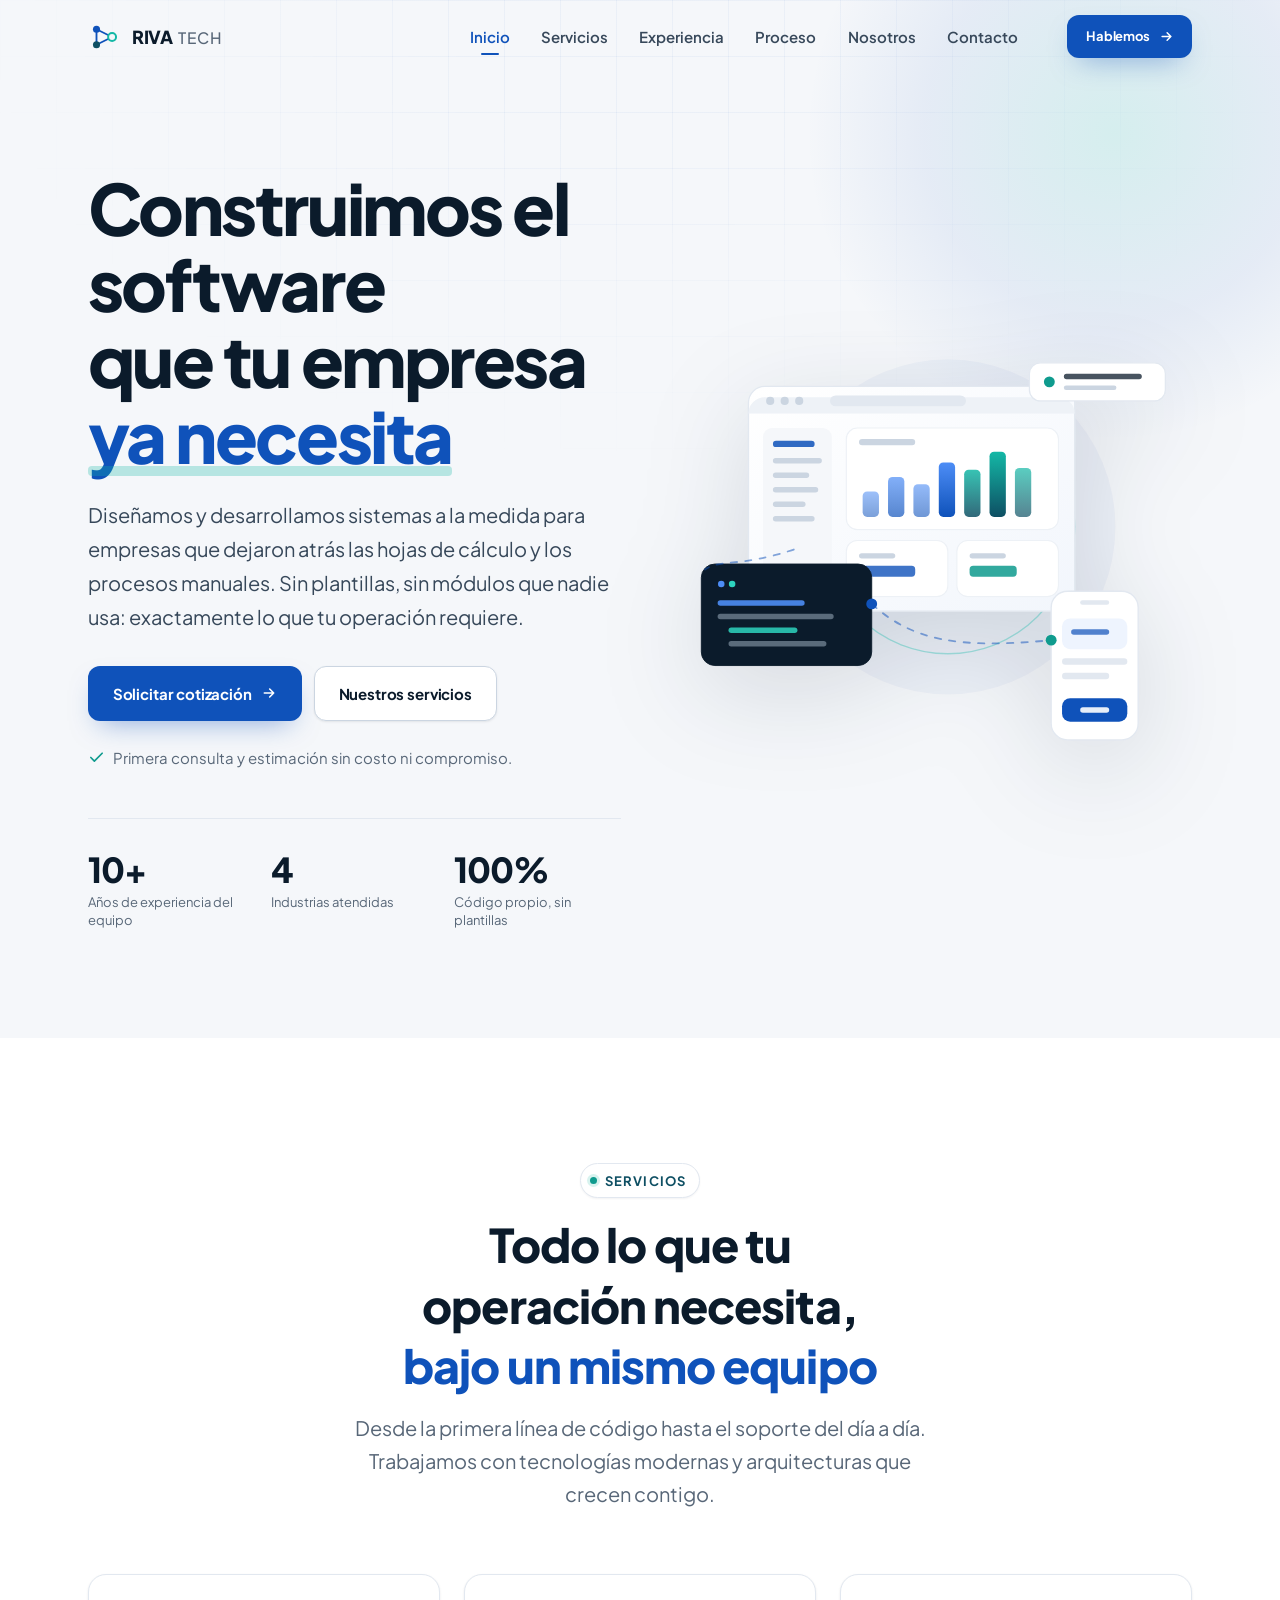
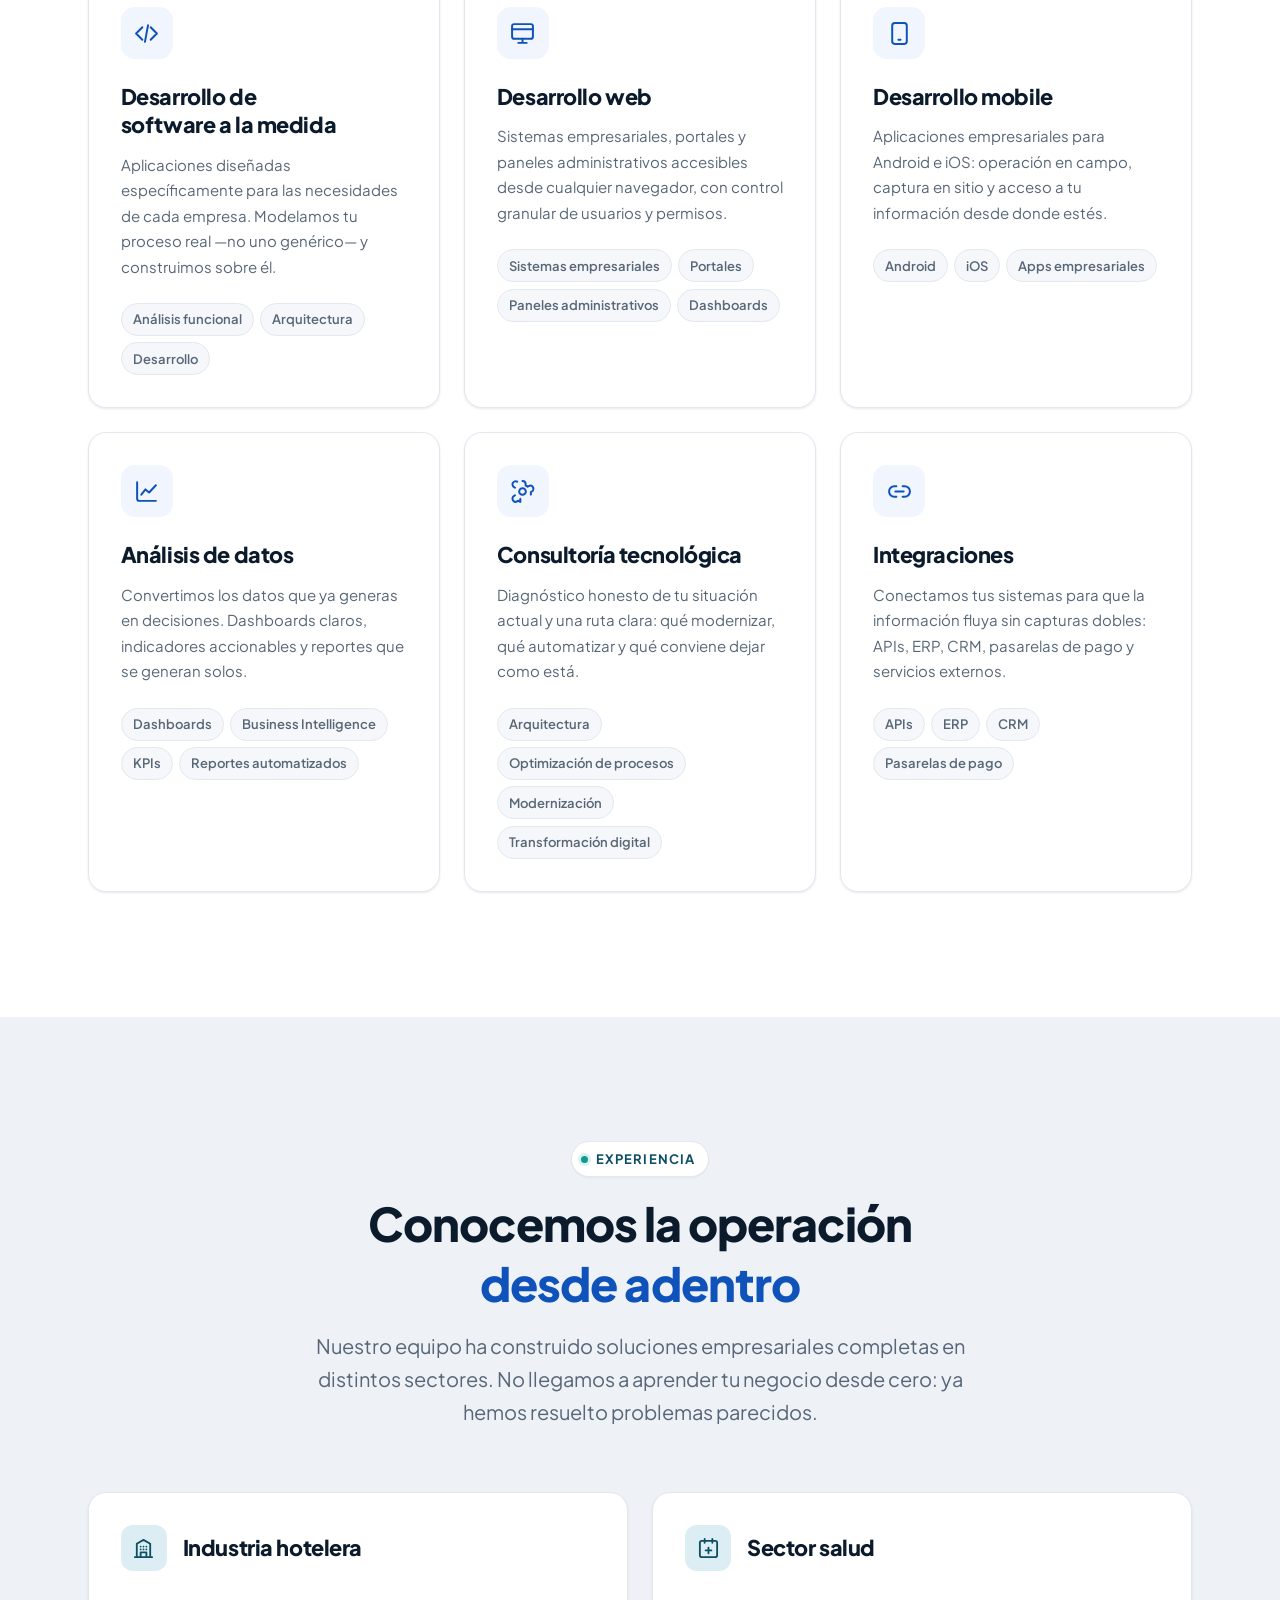
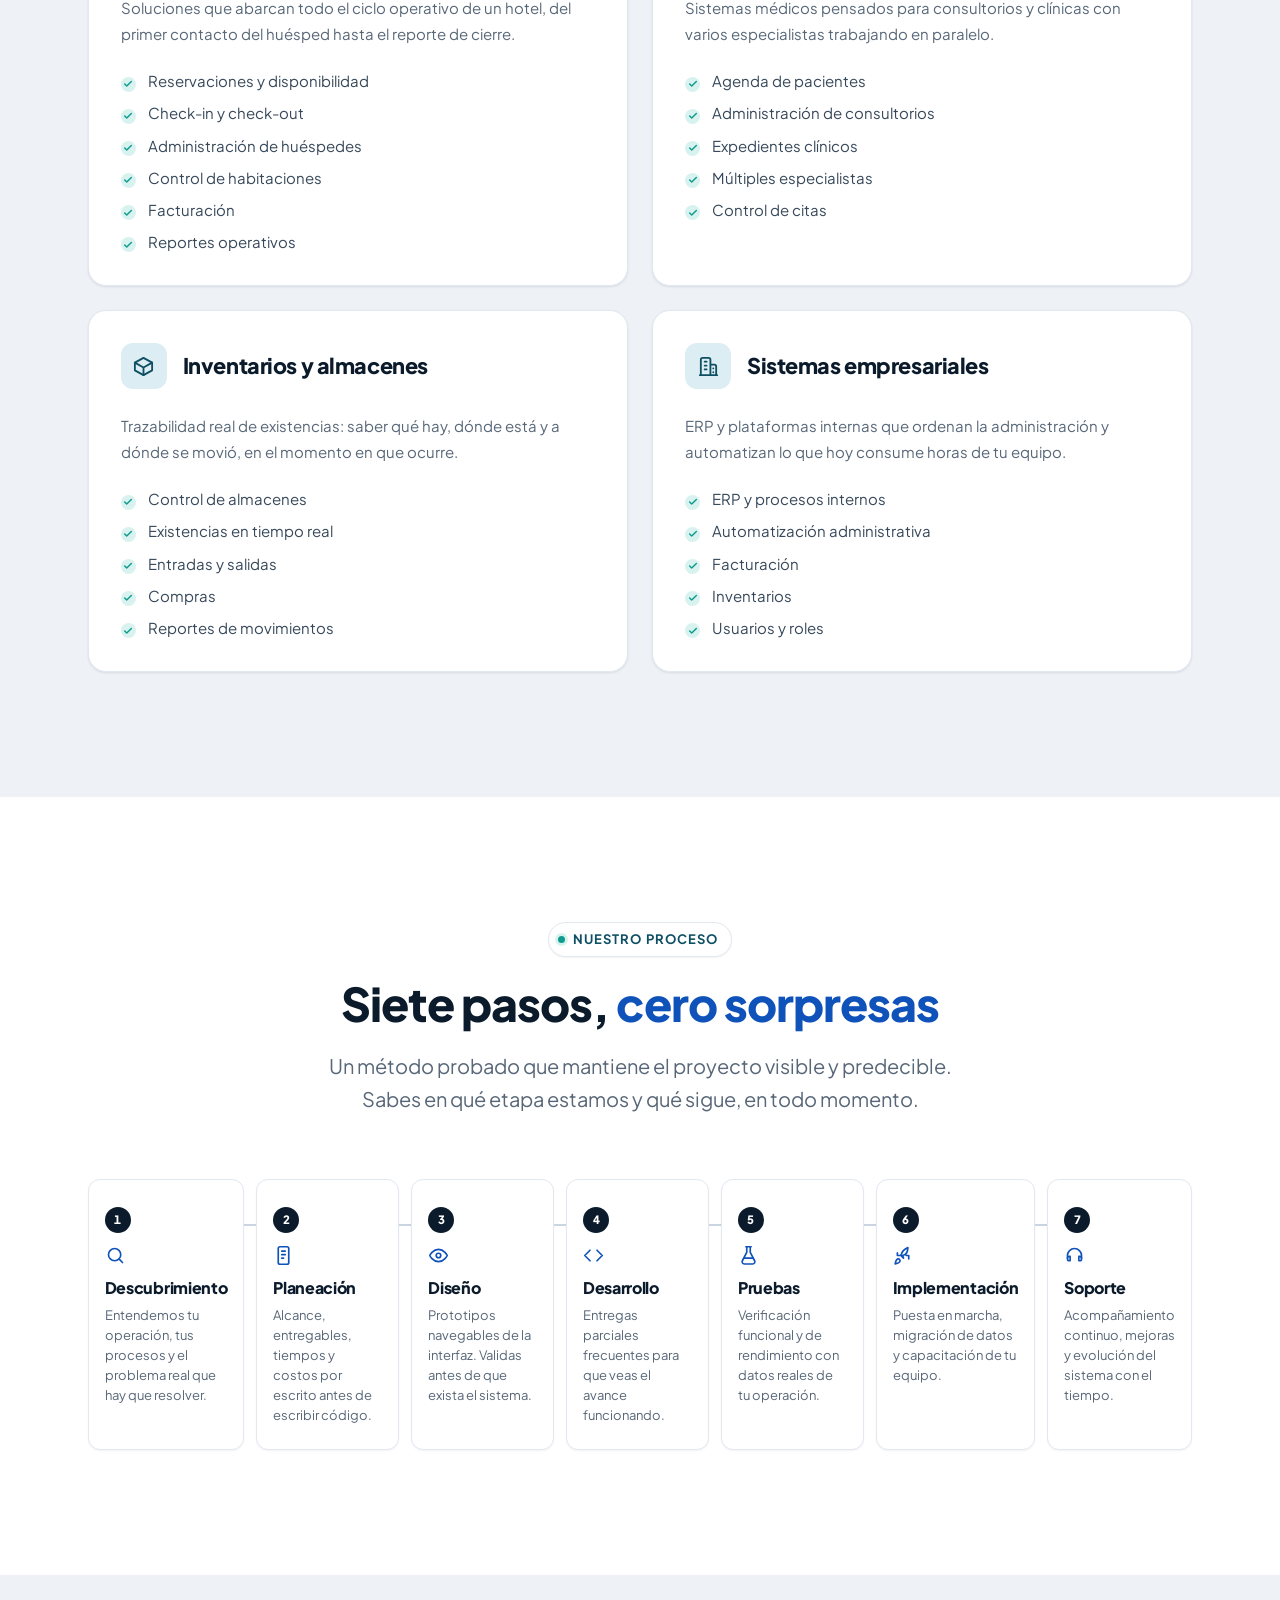
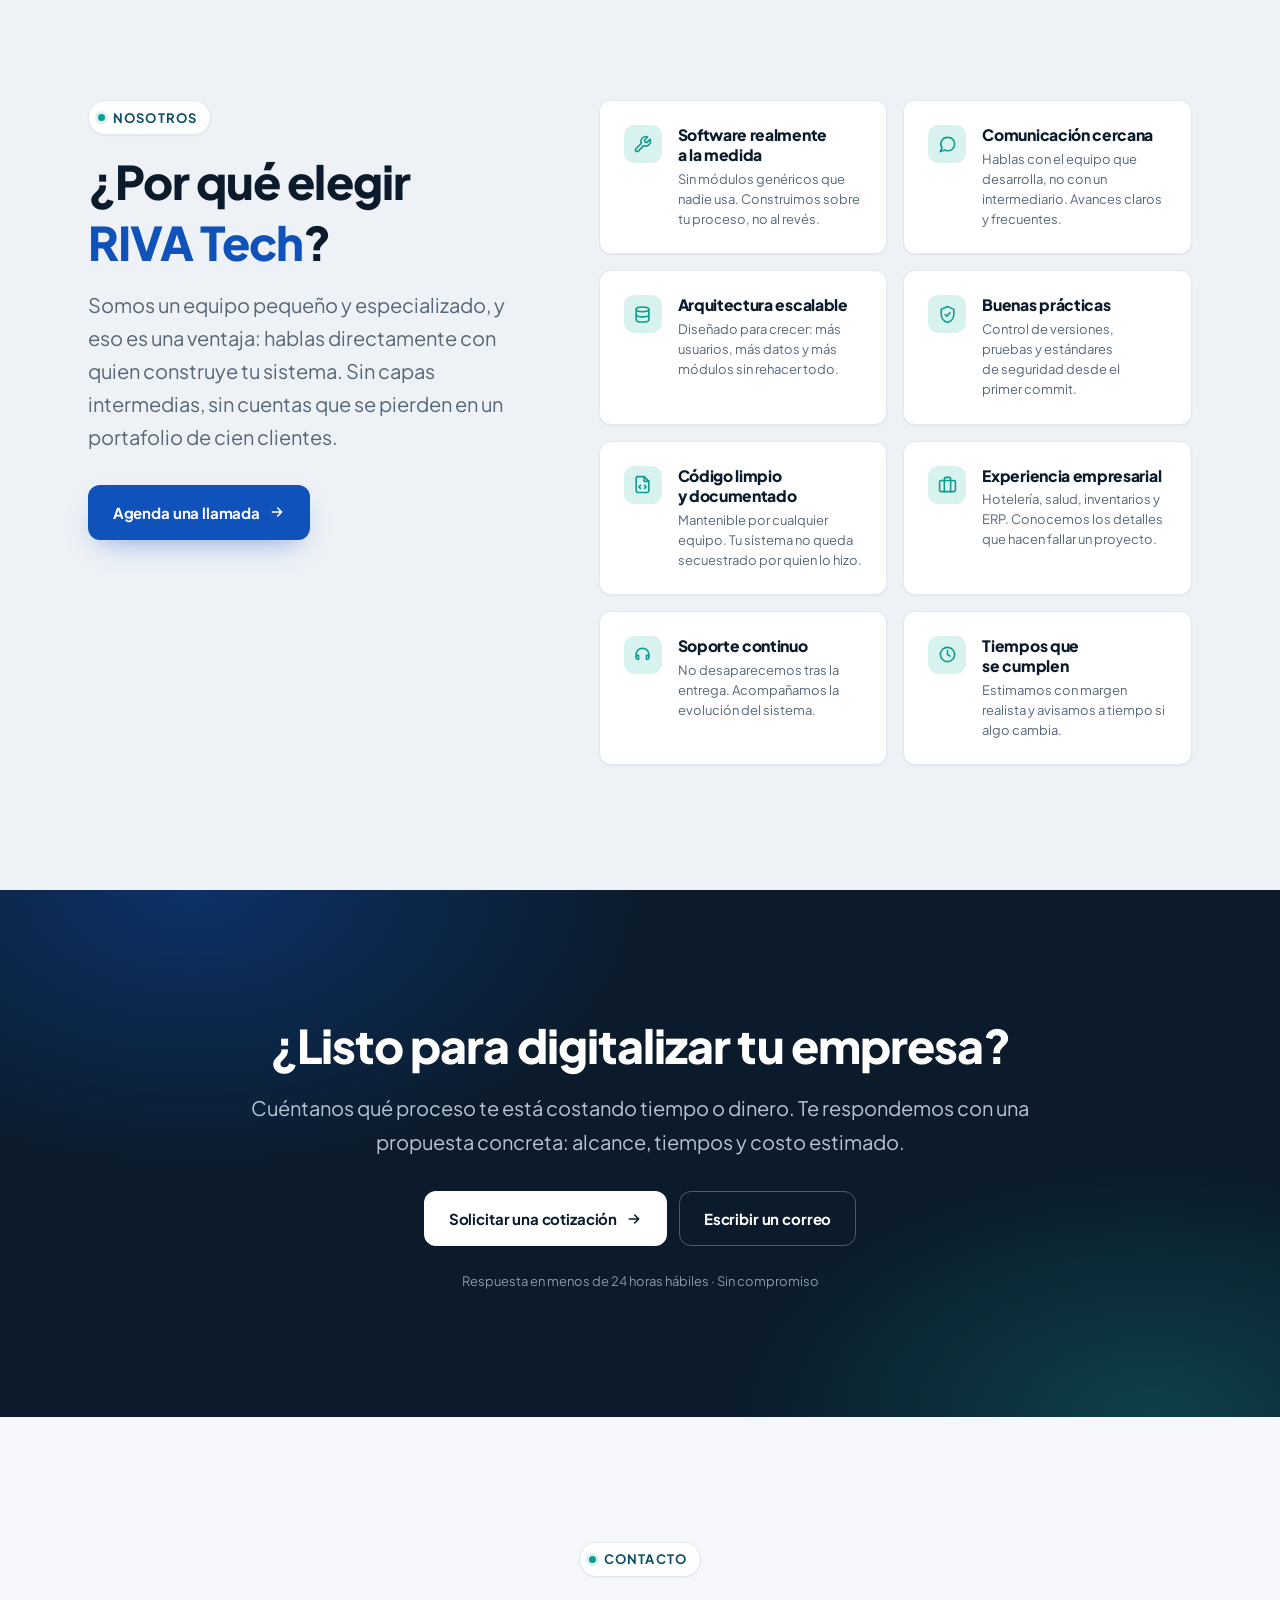
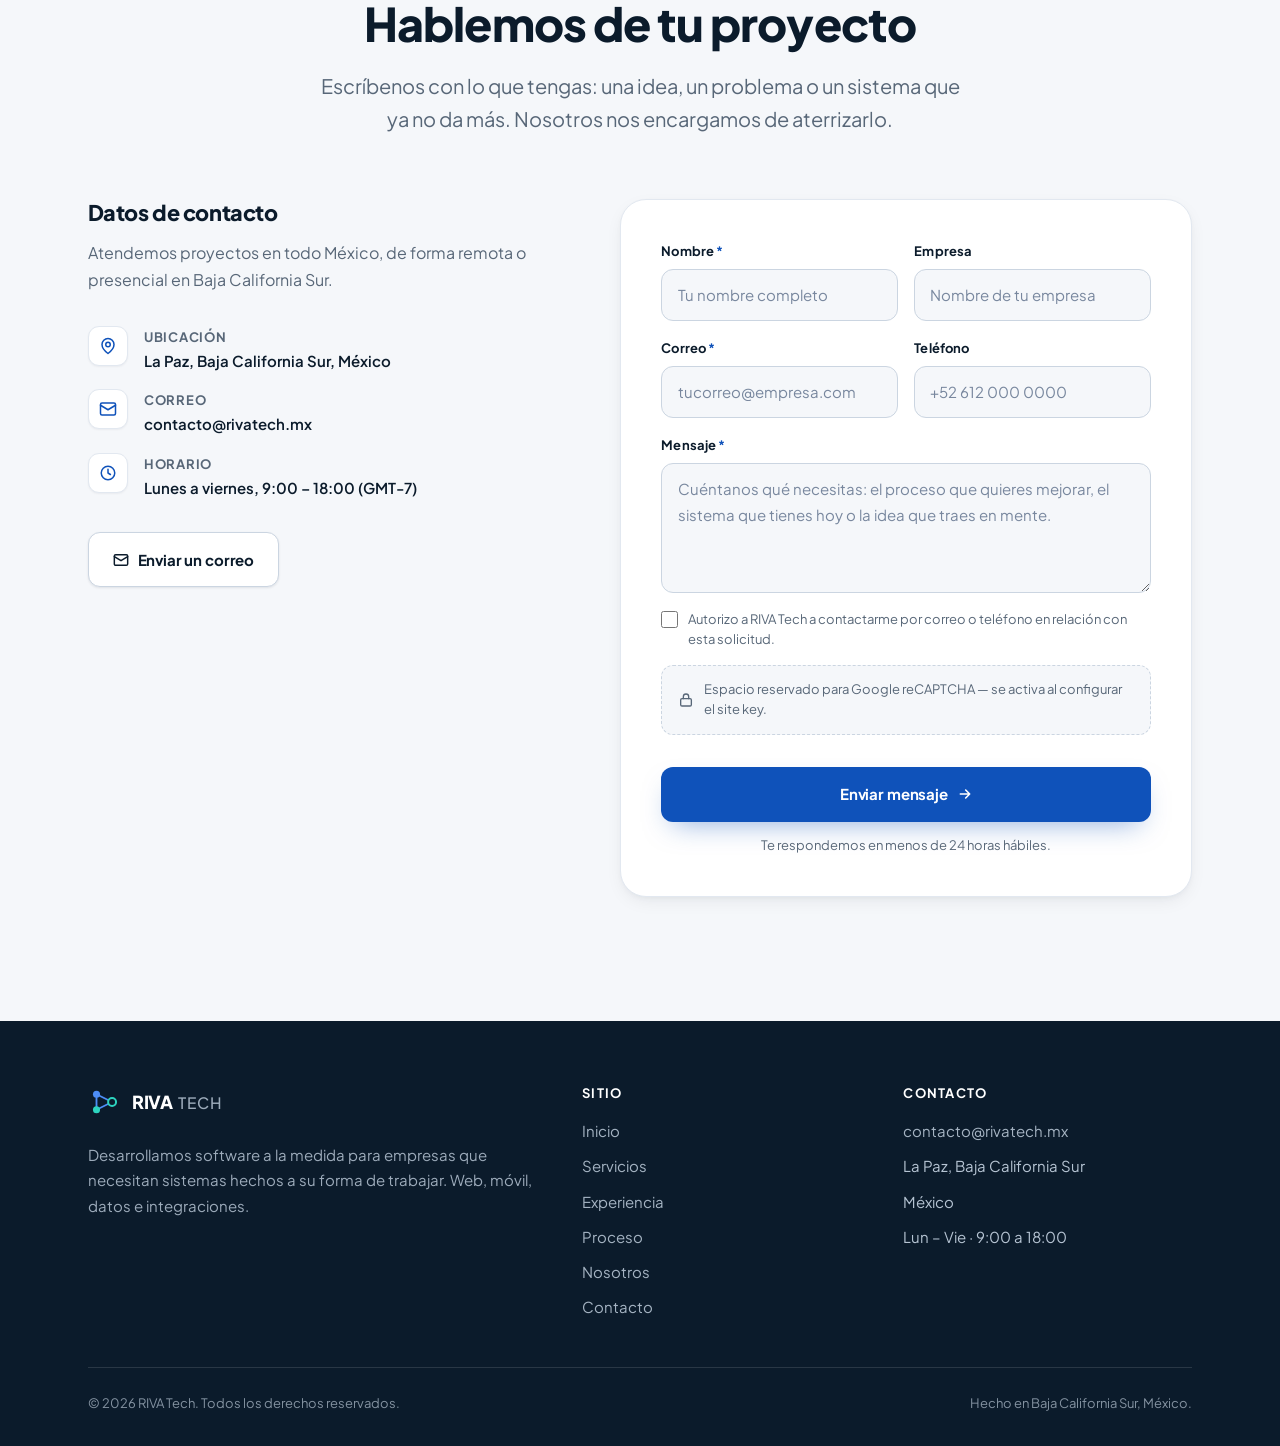
<file: index.html>
<!DOCTYPE html>
<html lang="es-MX">

<head>
  <meta charset="utf-8">
  <meta name="viewport" content="width=device-width, initial-scale=1">
  <meta name="theme-color" content="#0F52BA">

  <title>RIVA Tech — Desarrollo de software a la medida para empresas</title>
  <meta name="description"
    content="RIVA Tech desarrolla software a la medida, aplicaciones web y móviles, análisis de datos e integraciones para empresas. Consultoría tecnológica en La Paz, Baja California Sur.">
  <meta name="keywords"
    content="desarrollo de software a la medida, software empresarial, desarrollo web, aplicaciones móviles, análisis de datos, business intelligence, consultoría tecnológica, integraciones API, ERP, CRM, La Paz BCS, México">
  <meta name="author" content="RIVA Tech">
  <meta name="robots" content="index, follow, max-image-preview:large">
  <link rel="canonical" href="https://rivatech.mx/">

  <!-- Open Graph -->
  <meta property="og:type" content="website">
  <meta property="og:site_name" content="RIVA Tech">
  <meta property="og:locale" content="es_MX">
  <meta property="og:url" content="https://rivatech.mx/">
  <meta property="og:title" content="RIVA Tech — Software a la medida que impulsa tu negocio">
  <meta property="og:description"
    content="Diseñamos y construimos software empresarial a la medida: sistemas web, aplicaciones móviles, dashboards e integraciones.">
  <meta property="og:image" content="https://rivatech.mx/assets/images/og-cover.png">
  <meta property="og:image:width" content="1200">
  <meta property="og:image:height" content="630">
  <meta property="og:image:alt" content="RIVA Tech — desarrollo de software a la medida">

  <!-- Twitter Cards -->
  <meta name="twitter:card" content="summary_large_image">
  <meta name="twitter:title" content="RIVA Tech — Software a la medida que impulsa tu negocio">
  <meta name="twitter:description"
    content="Diseñamos y construimos software empresarial a la medida: sistemas web, aplicaciones móviles, dashboards e integraciones.">
  <meta name="twitter:image" content="https://rivatech.mx/assets/images/og-cover.png">

  <!-- Iconos y manifest -->
  <link rel="icon" href="assets/logo/favicon.svg" type="image/svg+xml">
  <link rel="apple-touch-icon" href="assets/logo/favicon.svg">
  <link rel="manifest" href="site.webmanifest">

  <!-- Tipografía -->
  <link rel="preconnect" href="https://fonts.googleapis.com">
  <link rel="preconnect" href="https://fonts.gstatic.com" crossorigin>
  <link rel="preload" as="style"
    href="https://fonts.googleapis.com/css2?family=Plus+Jakarta+Sans:wght@400;500;600;700;800&display=swap">
  <link rel="stylesheet"
    href="https://fonts.googleapis.com/css2?family=Plus+Jakarta+Sans:wght@400;500;600;700;800&display=swap">

  <!-- Estilos -->
  <link rel="stylesheet" href="css/variables.css">
  <link rel="stylesheet" href="css/style.css">
  <link rel="stylesheet" href="css/animations.css">

  <!-- Datos estructurados -->
  <script type="application/ld+json">
{
  "@context": "https://schema.org",
  "@type": "ProfessionalService",
  "name": "RIVA Tech",
  "description": "Desarrollo de software a la medida, aplicaciones web y móviles, análisis de datos, consultoría tecnológica e integraciones para empresas.",
  "url": "https://rivatech.mx/",
  "email": "contacto@rivatech.mx",
  "areaServed": "MX",
  "address": {
    "@type": "PostalAddress",
    "addressLocality": "La Paz",
    "addressRegion": "Baja California Sur",
    "addressCountry": "MX"
  },
  "knowsAbout": [
    "Desarrollo de software a la medida",
    "Desarrollo web empresarial",
    "Aplicaciones móviles",
    "Business Intelligence",
    "Integraciones API",
    "Consultoría tecnológica"
  ]
}
</script>
</head>

<body>

  <!-- ==========================================================================
     PRELOADER
     ========================================================================== -->
  <div class="loader" id="loader" aria-hidden="true">
    <div class="loader__inner">
      <svg class="loader__mark" viewBox="0 0 48 48" aria-hidden="true">
        <g fill="none" stroke="#0F52BA" stroke-width="2.6" stroke-linecap="round">
          <path d="M12 13 L12 35" />
          <path d="M12 13 L34 24" />
          <path d="M12 35 L34 24" />
        </g>
        <circle cx="12" cy="13" r="5" fill="#0F52BA" />
        <circle cx="12" cy="35" r="5" fill="#0E4F63" />
        <circle cx="34" cy="24" r="5.6" fill="#F5F7FA" stroke="#14B8A6" stroke-width="2.8" />
      </svg>
      <div class="loader__bar"><span></span></div>
    </div>
  </div>

  <a class="skip-link" href="#main">Saltar al contenido</a>

  <!-- ==========================================================================
     HEADER / NAVBAR
     Versión parcial reutilizable en components/header.html
     ========================================================================== -->
  <header class="nav" id="nav">
    <div class="container nav__inner">

      <a class="brand" href="#inicio" aria-label="RIVA Tech — inicio">
        <svg class="brand__mark" viewBox="0 0 48 48" aria-hidden="true" focusable="false">
          <g fill="none" stroke="#0F52BA" stroke-width="2.6" stroke-linecap="round" stroke-linejoin="round">
            <path d="M12 13 L12 35" />
            <path d="M12 13 L34 24" />
            <path d="M12 35 L34 24" />
          </g>
          <circle cx="12" cy="13" r="5" fill="#0F52BA" />
          <circle cx="12" cy="35" r="5" fill="#0E4F63" />
          <circle cx="34" cy="24" r="5.6" fill="#F5F7FA" stroke="#14B8A6" stroke-width="2.8" />
        </svg>
        <span class="brand__text"><strong>RIVA</strong><span>TECH</span></span>
      </a>

      <nav class="nav__links" aria-label="Navegación principal">
        <a class="nav__link" href="#inicio">Inicio</a>
        <a class="nav__link" href="#servicios">Servicios</a>
        <a class="nav__link" href="#experiencia">Experiencia</a>
        <a class="nav__link" href="#proceso">Proceso</a>
        <a class="nav__link" href="#nosotros">Nosotros</a>
        <a class="nav__link" href="#contacto">Contacto</a>
      </nav>

      <a class="btn btn--primary btn--sm nav__cta" href="#contacto">
        Hablemos
        <svg width="15" height="15" viewBox="0 0 24 24" fill="none" stroke="currentColor" stroke-width="2.4"
          stroke-linecap="round" stroke-linejoin="round" aria-hidden="true">
          <path d="M5 12h14M13 6l6 6-6 6" />
        </svg>
      </a>

      <button class="nav__toggle" id="navToggle" type="button" aria-label="Abrir menú" aria-expanded="false"
        aria-controls="navMobile">
        <span></span><span></span><span></span>
      </button>

    </div>
    <div class="nav__progress" id="navProgress" aria-hidden="true"></div>
  </header>

  <!-- Menú móvil -->
  <div class="nav__mobile" id="navMobile">
    <a href="#inicio">Inicio</a>
    <a href="#servicios">Servicios</a>
    <a href="#experiencia">Experiencia</a>
    <a href="#proceso">Proceso</a>
    <a href="#nosotros">Nosotros</a>
    <a href="#contacto">Contacto</a>
    <a class="btn btn--primary btn--block" href="#contacto">Hablemos</a>
  </div>

  <main id="main">

    <!-- ==========================================================================
     HERO
     ========================================================================== -->
    <section class="hero" id="inicio">
      <div class="bg-grid" aria-hidden="true"></div>

      <div class="container hero__inner">

        <div>
          <!--<span class="eyebrow" data-hero="1">Desarrollo de software empresarial</span>-->

          <h1 class="hero__title" data-hero="2">
            Construimos el software<br>
            que tu empresa <em>ya necesita</em>
          </h1>

          <p class="hero__lead" data-hero="3">
            Diseñamos y desarrollamos sistemas a la medida para empresas que dejaron atrás
            las hojas de cálculo y los procesos manuales. Sin plantillas, sin módulos que
            nadie usa: exactamente lo que tu operación requiere.
          </p>

          <div class="btn-row" data-hero="4">
            <a class="btn btn--primary" href="#contacto">
              Solicitar cotización
              <svg width="16" height="16" viewBox="0 0 24 24" fill="none" stroke="currentColor" stroke-width="2.4"
                stroke-linecap="round" stroke-linejoin="round" aria-hidden="true">
                <path d="M5 12h14M13 6l6 6-6 6" />
              </svg>
            </a>
            <a class="btn btn--ghost" href="#servicios">Nuestros servicios</a>
          </div>

          <p class="hero__note" data-hero="5">
            <svg width="17" height="17" viewBox="0 0 24 24" fill="none" stroke="currentColor" stroke-width="2.4"
              stroke-linecap="round" stroke-linejoin="round" aria-hidden="true">
              <path d="M20 6 9 17l-5-5" />
            </svg>
            Primera consulta y estimación sin costo ni compromiso.
          </p>

          <div class="hero__stats" data-hero="5">
            <div class="stat">
              <span class="stat__num"><span data-count="10" data-suffix="+">0</span></span>
              <span class="stat__label">Años de experiencia del equipo</span>
            </div>
            <div class="stat">
              <span class="stat__num"><span data-count="4" data-suffix="">0</span></span>
              <span class="stat__label">Industrias atendidas</span>
            </div>
            <div class="stat">
              <span class="stat__num"><span data-count="100" data-suffix="%">0</span></span>
              <span class="stat__label">Código propio, sin plantillas</span>
            </div>
          </div>
        </div>

        <div class="hero__art" data-hero="6" data-parallax>
          <!-- Ilustración: arquitectura de software (sin fotografías de stock) -->
          <svg viewBox="0 0 560 480" role="img"
            aria-label="Ilustración de una arquitectura de software: interfaz, servicios conectados y datos"
            xmlns="http://www.w3.org/2000/svg">
            <defs>
              <linearGradient id="gWin" x1="0" y1="0" x2="1" y2="1">
                <stop offset="0" stop-color="#FFFFFF" />
                <stop offset="1" stop-color="#F2F6FC" />
              </linearGradient>
              <linearGradient id="gBar" x1="0" y1="1" x2="0" y2="0">
                <stop offset="0" stop-color="#0F52BA" />
                <stop offset="1" stop-color="#4D8DF6" />
              </linearGradient>
              <linearGradient id="gBar2" x1="0" y1="1" x2="0" y2="0">
                <stop offset="0" stop-color="#0E4F63" />
                <stop offset="1" stop-color="#14B8A6" />
              </linearGradient>
            </defs>

            <!-- Halo -->
            <circle cx="290" cy="215" r="185" fill="#0F52BA" opacity="0.04" />
            <circle class="art-ring" cx="290" cy="215" r="140" fill="none" stroke="#14B8A6" stroke-width="1.5"
              opacity="0.35" />

            <!-- Ventana principal -->
            <g class="art-float">
              <rect x="70" y="60" width="360" height="248" rx="18" fill="url(#gWin)" stroke="#E2E8F0"
                stroke-width="1.5" />
              <path d="M70 90 a18 18 0 0 1 18-18 h324 a18 18 0 0 1 18 18 z" fill="#EEF2F7" />
              <circle cx="94" cy="76" r="4.5" fill="#CBD5E1" />
              <circle cx="110" cy="76" r="4.5" fill="#CBD5E1" />
              <circle cx="126" cy="76" r="4.5" fill="#CBD5E1" />
              <rect x="160" y="70" width="150" height="12" rx="6" fill="#E2E8F0" />

              <!-- Panel lateral -->
              <rect x="86" y="106" width="76" height="186" rx="10" fill="#F5F7FA" />
              <rect x="97" y="120" width="46" height="7" rx="3.5" fill="#0F52BA" opacity="0.85" />
              <rect x="97" y="139" width="54" height="6" rx="3" fill="#CBD5E1" />
              <rect x="97" y="155" width="40" height="6" rx="3" fill="#CBD5E1" />
              <rect x="97" y="171" width="50" height="6" rx="3" fill="#CBD5E1" />
              <rect x="97" y="187" width="36" height="6" rx="3" fill="#CBD5E1" />
              <rect x="97" y="203" width="46" height="6" rx="3" fill="#CBD5E1" />

              <!-- Gráfica de barras -->
              <rect x="178" y="106" width="234" height="112" rx="12" fill="#FFFFFF" stroke="#EDF1F6"
                stroke-width="1.2" />
              <rect x="192" y="118" width="62" height="7" rx="3.5" fill="#CBD5E1" />
              <rect x="196" y="176" width="18" height="28" rx="5" fill="url(#gBar)" opacity="0.55" />
              <rect x="224" y="160" width="18" height="44" rx="5" fill="url(#gBar)" opacity="0.7" />
              <rect x="252" y="168" width="18" height="36" rx="5" fill="url(#gBar)" opacity="0.6" />
              <rect x="280" y="144" width="18" height="60" rx="5" fill="url(#gBar)" />
              <rect x="308" y="152" width="18" height="52" rx="5" fill="url(#gBar2)" opacity="0.85" />
              <rect x="336" y="132" width="18" height="72" rx="5" fill="url(#gBar2)" />
              <rect x="364" y="150" width="18" height="54" rx="5" fill="url(#gBar2)" opacity="0.7" />

              <!-- Tarjetas KPI -->
              <rect x="178" y="230" width="112" height="62" rx="12" fill="#FFFFFF" stroke="#EDF1F6"
                stroke-width="1.2" />
              <rect x="192" y="244" width="40" height="6" rx="3" fill="#CBD5E1" />
              <rect x="192" y="258" width="62" height="12" rx="4" fill="#0F52BA" opacity="0.8" />
              <rect x="300" y="230" width="112" height="62" rx="12" fill="#FFFFFF" stroke="#EDF1F6"
                stroke-width="1.2" />
              <rect x="314" y="244" width="40" height="6" rx="3" fill="#CBD5E1" />
              <rect x="314" y="258" width="52" height="12" rx="4" fill="#0F9B8E" opacity="0.85" />
            </g>

            <!-- Tarjeta flotante: código -->
            <g class="art-float art-float--fast">
              <rect x="18" y="256" width="188" height="112" rx="15" fill="#0B1B2B" stroke="#0B1B2B" />
              <circle cx="40" cy="278" r="3.6" fill="#4D8DF6" />
              <circle cx="52" cy="278" r="3.6" fill="#2DD4BF" />
              <rect x="36" y="296" width="96" height="6" rx="3" fill="#4D8DF6" opacity="0.9" />
              <rect class="art-blink" x="36" y="311" width="128" height="6" rx="3" fill="#5A6B7B" />
              <rect x="48" y="326" width="76" height="6" rx="3" fill="#2DD4BF" opacity="0.85" />
              <rect class="art-blink art-blink--b" x="48" y="341" width="108" height="6" rx="3" fill="#5A6B7B" />
            </g>

            <!-- Tarjeta flotante: móvil -->
            <g class="art-float art-float--slow">
              <rect x="404" y="286" width="96" height="164" rx="18" fill="#FFFFFF" stroke="#E2E8F0"
                stroke-width="1.5" />
              <rect x="436" y="296" width="32" height="5" rx="2.5" fill="#E2E8F0" />
              <rect x="416" y="316" width="72" height="34" rx="9" fill="#EEF4FE" />
              <rect x="426" y="328" width="42" height="6" rx="3" fill="#0F52BA" opacity="0.7" />
              <rect x="416" y="360" width="72" height="7" rx="3.5" fill="#E2E8F0" />
              <rect x="416" y="376" width="52" height="7" rx="3.5" fill="#E2E8F0" />
              <rect x="416" y="404" width="72" height="26" rx="9" fill="#0F52BA" />
              <rect x="436" y="414" width="32" height="6" rx="3" fill="#FFFFFF" opacity="0.9" />
            </g>

            <!-- Nodos y conexiones (identidad de marca) -->
            <g class="art-flow" fill="none" stroke="#0F52BA" stroke-width="2" stroke-linecap="round" opacity="0.5">
              <path d="M206 300 C 250 340, 300 350, 404 340" />
              <path d="M120 240 C 60 260, 40 250, 22 262" />
            </g>
            <circle cx="206" cy="300" r="6" fill="#0F52BA" />
            <circle cx="404" cy="340" r="6" fill="#0F9B8E" />

            <!-- Badge de estado -->
            <g class="art-float art-float--slow">
              <rect x="380" y="34" width="150" height="42" rx="12" fill="#FFFFFF" stroke="#E2E8F0" stroke-width="1.4" />
              <circle class="art-blink art-blink--c" cx="402" cy="55" r="6" fill="#0F9B8E" />
              <rect x="418" y="46" width="86" height="6" rx="3" fill="#0B1B2B" opacity="0.75" />
              <rect x="418" y="59" width="58" height="5" rx="2.5" fill="#CBD5E1" />
            </g>
          </svg>
        </div>

      </div>
    </section>

    <!-- ==========================================================================
     SERVICIOS
     ========================================================================== -->
    <section class="section section--surface" id="servicios">
      <div class="container">

        <div class="section-head section-head--center" data-reveal>
          <span class="eyebrow">Servicios</span>
          <h2 class="section-title">Todo lo que tu operación necesita, <span class="text-accent">bajo un mismo
              equipo</span></h2>
          <p class="section-sub">
            Desde la primera línea de código hasta el soporte del día a día. Trabajamos con
            tecnologías modernas y arquitecturas que crecen contigo.
          </p>
        </div>

        <div class="grid grid--3" data-reveal-group>

          <article class="card">
            <div class="card__icon" aria-hidden="true">
              <svg aria-hidden="true" focusable="false" width="25" height="25" viewBox="0 0 24 24" fill="none"
                stroke="currentColor" stroke-width="1.9" stroke-linecap="round" stroke-linejoin="round">
                <path d="m8 6-6 6 6 6M16 6l6 6-6 6M13.5 4l-3 16" />
              </svg>
            </div>
            <h3 class="card__title">Desarrollo de software a la medida</h3>
            <p class="card__text">
              Aplicaciones diseñadas específicamente para las necesidades de cada empresa.
              Modelamos tu proceso real —no uno genérico— y construimos sobre él.
            </p>
            <ul class="tag-list">
              <li class="tag">Análisis funcional</li>
              <li class="tag">Arquitectura</li>
              <li class="tag">Desarrollo</li>
            </ul>
          </article>

          <article class="card">
            <div class="card__icon" aria-hidden="true">
              <svg aria-hidden="true" focusable="false" width="25" height="25" viewBox="0 0 24 24" fill="none"
                stroke="currentColor" stroke-width="1.9" stroke-linecap="round" stroke-linejoin="round">
                <rect x="2" y="3" width="20" height="14" rx="2" />
                <path d="M8 21h8M12 17v4M2 8h20" />
              </svg>
            </div>
            <h3 class="card__title">Desarrollo web</h3>
            <p class="card__text">
              Sistemas empresariales, portales y paneles administrativos accesibles desde
              cualquier navegador, con control granular de usuarios y permisos.
            </p>
            <ul class="tag-list">
              <li class="tag">Sistemas empresariales</li>
              <li class="tag">Portales</li>
              <li class="tag">Paneles administrativos</li>
              <li class="tag">Dashboards</li>
            </ul>
          </article>

          <article class="card">
            <div class="card__icon" aria-hidden="true">
              <svg aria-hidden="true" focusable="false" width="25" height="25" viewBox="0 0 24 24" fill="none"
                stroke="currentColor" stroke-width="1.9" stroke-linecap="round" stroke-linejoin="round">
                <rect x="5" y="2" width="14" height="20" rx="2.5" />
                <path d="M11 18h2" />
              </svg>
            </div>
            <h3 class="card__title">Desarrollo mobile</h3>
            <p class="card__text">
              Aplicaciones empresariales para Android e iOS: operación en campo, captura
              en sitio y acceso a tu información desde donde estés.
            </p>
            <ul class="tag-list">
              <li class="tag">Android</li>
              <li class="tag">iOS</li>
              <li class="tag">Apps empresariales</li>
            </ul>
          </article>

          <article class="card">
            <div class="card__icon" aria-hidden="true">
              <svg aria-hidden="true" focusable="false" width="25" height="25" viewBox="0 0 24 24" fill="none"
                stroke="currentColor" stroke-width="1.9" stroke-linecap="round" stroke-linejoin="round">
                <path d="M3 3v16a2 2 0 0 0 2 2h16" />
                <path d="M7 15l4-5 3.5 3L21 6" />
              </svg>
            </div>
            <h3 class="card__title">Análisis de datos</h3>
            <p class="card__text">
              Convertimos los datos que ya generas en decisiones. Dashboards claros,
              indicadores accionables y reportes que se generan solos.
            </p>
            <ul class="tag-list">
              <li class="tag">Dashboards</li>
              <li class="tag">Business Intelligence</li>
              <li class="tag">KPIs</li>
              <li class="tag">Reportes automatizados</li>
            </ul>
          </article>

          <article class="card">
            <div class="card__icon" aria-hidden="true">
              <svg aria-hidden="true" focusable="false" width="25" height="25" viewBox="0 0 24 24" fill="none"
                stroke="currentColor" stroke-width="1.9" stroke-linecap="round" stroke-linejoin="round">
                <path d="M12 2a3 3 0 0 1 3 3v1.2a6 6 0 0 1 2 1.2l1-.6a3 3 0 0 1 3 5.2l-1 .6a6 6 0 0 1 0 2.4" />
                <circle cx="12" cy="12" r="3.2" />
                <path d="M4.8 8.4 3.9 7.8a3 3 0 0 1 3-5.2M4.8 15.6l-.9.6a3 3 0 0 0 3 5.2l1-.6a6 6 0 0 0 2 1.2V19" />
              </svg>
            </div>
            <h3 class="card__title">Consultoría tecnológica</h3>
            <p class="card__text">
              Diagnóstico honesto de tu situación actual y una ruta clara: qué modernizar,
              qué automatizar y qué conviene dejar como está.
            </p>
            <ul class="tag-list">
              <li class="tag">Arquitectura</li>
              <li class="tag">Optimización de procesos</li>
              <li class="tag">Modernización</li>
              <li class="tag">Transformación digital</li>
            </ul>
          </article>

          <article class="card">
            <div class="card__icon" aria-hidden="true">
              <svg aria-hidden="true" focusable="false" width="25" height="25" viewBox="0 0 24 24" fill="none"
                stroke="currentColor" stroke-width="1.9" stroke-linecap="round" stroke-linejoin="round">
                <path d="M9 17H7A5 5 0 0 1 7 7h2M15 7h2a5 5 0 0 1 0 10h-2M8 12h8" />
              </svg>
            </div>
            <h3 class="card__title">Integraciones</h3>
            <p class="card__text">
              Conectamos tus sistemas para que la información fluya sin capturas dobles:
              APIs, ERP, CRM, pasarelas de pago y servicios externos.
            </p>
            <ul class="tag-list">
              <li class="tag">APIs</li>
              <li class="tag">ERP</li>
              <li class="tag">CRM</li>
              <li class="tag">Pasarelas de pago</li>
            </ul>
          </article>

        </div>
      </div>
    </section>

    <!-- ==========================================================================
     EXPERIENCIA
     ========================================================================== -->
    <section class="section section--alt" id="experiencia">
      <div class="container">

        <div class="section-head section-head--center" data-reveal>
          <span class="eyebrow">Experiencia</span>
          <h2 class="section-title">Conocemos la operación <span class="text-accent">desde adentro</span></h2>
          <p class="section-sub">
            Nuestro equipo ha construido soluciones empresariales completas en distintos
            sectores. No llegamos a aprender tu negocio desde cero: ya hemos resuelto
            problemas parecidos.
          </p>
        </div>

        <div class="grid grid--2" data-reveal-group>

          <article class="exp-card">
            <header class="exp-card__head">
              <div class="exp-card__icon" aria-hidden="true">
                <svg aria-hidden="true" focusable="false" width="23" height="23" viewBox="0 0 24 24" fill="none"
                  stroke="currentColor" stroke-width="1.9" stroke-linecap="round" stroke-linejoin="round">
                  <path d="M3 21h18M5 21V7l7-4 7 4v14" />
                  <path d="M9 21v-5h6v5M9 10h.01M12 10h.01M15 10h.01M9 13h.01M12 13h.01M15 13h.01" />
                </svg>
              </div>
              <h3 class="exp-card__title">Industria hotelera</h3>
            </header>
            <p class="card__text" style="margin-bottom:var(--sp-5)">
              Soluciones que abarcan todo el ciclo operativo de un hotel, del primer contacto
              del huésped hasta el reporte de cierre.
            </p>
            <ul class="check-list">
              <li>Reservaciones y disponibilidad</li>
              <li>Check-in y check-out</li>
              <li>Administración de huéspedes</li>
              <li>Control de habitaciones</li>
              <li>Facturación</li>
              <li>Reportes operativos</li>
            </ul>
          </article>

          <article class="exp-card">
            <header class="exp-card__head">
              <div class="exp-card__icon" aria-hidden="true">
                <svg aria-hidden="true" focusable="false" width="23" height="23" viewBox="0 0 24 24" fill="none"
                  stroke="currentColor" stroke-width="1.9" stroke-linecap="round" stroke-linejoin="round">
                  <path d="M19 4H5a2 2 0 0 0-2 2v13a2 2 0 0 0 2 2h14a2 2 0 0 0 2-2V6a2 2 0 0 0-2-2z" />
                  <path d="M8 2v4M16 2v4M12 11v6M9 14h6" />
                </svg>
              </div>
              <h3 class="exp-card__title">Sector salud</h3>
            </header>
            <p class="card__text" style="margin-bottom:var(--sp-5)">
              Sistemas médicos pensados para consultorios y clínicas con varios
              especialistas trabajando en paralelo.
            </p>
            <ul class="check-list">
              <li>Agenda de pacientes</li>
              <li>Administración de consultorios</li>
              <li>Expedientes clínicos</li>
              <li>Múltiples especialistas</li>
              <li>Control de citas</li>
            </ul>
          </article>

          <article class="exp-card">
            <header class="exp-card__head">
              <div class="exp-card__icon" aria-hidden="true">
                <svg aria-hidden="true" focusable="false" width="23" height="23" viewBox="0 0 24 24" fill="none"
                  stroke="currentColor" stroke-width="1.9" stroke-linecap="round" stroke-linejoin="round">
                  <path d="M21 8 12 3 3 8v8l9 5 9-5V8z" />
                  <path d="m3 8 9 5 9-5M12 13v8" />
                </svg>
              </div>
              <h3 class="exp-card__title">Inventarios y almacenes</h3>
            </header>
            <p class="card__text" style="margin-bottom:var(--sp-5)">
              Trazabilidad real de existencias: saber qué hay, dónde está y a dónde se movió,
              en el momento en que ocurre.
            </p>
            <ul class="check-list">
              <li>Control de almacenes</li>
              <li>Existencias en tiempo real</li>
              <li>Entradas y salidas</li>
              <li>Compras</li>
              <li>Reportes de movimientos</li>
            </ul>
          </article>

          <article class="exp-card">
            <header class="exp-card__head">
              <div class="exp-card__icon" aria-hidden="true">
                <svg aria-hidden="true" focusable="false" width="23" height="23" viewBox="0 0 24 24" fill="none"
                  stroke="currentColor" stroke-width="1.9" stroke-linecap="round" stroke-linejoin="round">
                  <path d="M3 21h18M4 21V5a2 2 0 0 1 2-2h6a2 2 0 0 1 2 2v16M14 10h4a2 2 0 0 1 2 2v9" />
                  <path d="M8 7h2M8 11h2M8 15h2M17 14h.01M17 18h.01" />
                </svg>
              </div>
              <h3 class="exp-card__title">Sistemas empresariales</h3>
            </header>
            <p class="card__text" style="margin-bottom:var(--sp-5)">
              ERP y plataformas internas que ordenan la administración y automatizan
              lo que hoy consume horas de tu equipo.
            </p>
            <ul class="check-list">
              <li>ERP y procesos internos</li>
              <li>Automatización administrativa</li>
              <li>Facturación</li>
              <li>Inventarios</li>
              <li>Usuarios y roles</li>
            </ul>
          </article>

        </div>
      </div>
    </section>

    <!-- ==========================================================================
     PROCESO
     ========================================================================== -->
    <section class="section section--surface" id="proceso">
      <div class="container">

        <div class="section-head section-head--center" data-reveal>
          <span class="eyebrow">Nuestro proceso</span>
          <h2 class="section-title">Siete pasos, <span class="text-accent">cero sorpresas</span></h2>
          <p class="section-sub">
            Un método probado que mantiene el proyecto visible y predecible. Sabes en qué
            etapa estamos y qué sigue, en todo momento.
          </p>
        </div>

        <ol class="timeline" data-reveal-group>

          <li class="step">
            <span class="step__num">1</span>
            <div class="step__icon" aria-hidden="true">
              <svg aria-hidden="true" focusable="false" width="21" height="21" viewBox="0 0 24 24" fill="none"
                stroke="currentColor" stroke-width="1.9" stroke-linecap="round" stroke-linejoin="round">
                <circle cx="11" cy="11" r="7" />
                <path d="m20 20-3.5-3.5" />
              </svg>
            </div>
            <h3 class="step__title">Descubrimiento</h3>
            <p class="step__text">Entendemos tu operación, tus procesos y el problema real que hay que resolver.</p>
          </li>

          <li class="step">
            <span class="step__num">2</span>
            <div class="step__icon" aria-hidden="true">
              <svg aria-hidden="true" focusable="false" width="21" height="21" viewBox="0 0 24 24" fill="none"
                stroke="currentColor" stroke-width="1.9" stroke-linecap="round" stroke-linejoin="round">
                <path d="M8 2h8a2 2 0 0 1 2 2v16a2 2 0 0 1-2 2H8a2 2 0 0 1-2-2V4a2 2 0 0 1 2-2z" />
                <path d="M10 7h4M10 11h4M10 15h2" />
              </svg>
            </div>
            <h3 class="step__title">Planeación</h3>
            <p class="step__text">Alcance, entregables, tiempos y costos por escrito antes de escribir código.</p>
          </li>

          <li class="step">
            <span class="step__num">3</span>
            <div class="step__icon" aria-hidden="true">
              <svg aria-hidden="true" focusable="false" width="21" height="21" viewBox="0 0 24 24" fill="none"
                stroke="currentColor" stroke-width="1.9" stroke-linecap="round" stroke-linejoin="round">
                <path d="M2 12s3.5-7 10-7 10 7 10 7-3.5 7-10 7-10-7-10-7z" />
                <circle cx="12" cy="12" r="2.6" />
              </svg>
            </div>
            <h3 class="step__title">Diseño</h3>
            <p class="step__text">Prototipos navegables de la interfaz. Validas antes de que exista el sistema.</p>
          </li>

          <li class="step">
            <span class="step__num">4</span>
            <div class="step__icon" aria-hidden="true">
              <svg aria-hidden="true" focusable="false" width="21" height="21" viewBox="0 0 24 24" fill="none"
                stroke="currentColor" stroke-width="1.9" stroke-linecap="round" stroke-linejoin="round">
                <path d="m8 6-6 6 6 6M16 6l6 6-6 6" />
              </svg>
            </div>
            <h3 class="step__title">Desarrollo</h3>
            <p class="step__text">Entregas parciales frecuentes para que veas el avance funcionando.</p>
          </li>

          <li class="step">
            <span class="step__num">5</span>
            <div class="step__icon" aria-hidden="true">
              <svg aria-hidden="true" focusable="false" width="21" height="21" viewBox="0 0 24 24" fill="none"
                stroke="currentColor" stroke-width="1.9" stroke-linecap="round" stroke-linejoin="round">
                <path d="M9 2h6M10 2v6.5L5 18a2.5 2.5 0 0 0 2.2 3.7h9.6A2.5 2.5 0 0 0 19 18l-5-9.5V2" />
                <path d="M7 15h10" />
              </svg>
            </div>
            <h3 class="step__title">Pruebas</h3>
            <p class="step__text">Verificación funcional y de rendimiento con datos reales de tu operación.</p>
          </li>

          <li class="step">
            <span class="step__num">6</span>
            <div class="step__icon" aria-hidden="true">
              <svg aria-hidden="true" focusable="false" width="21" height="21" viewBox="0 0 24 24" fill="none"
                stroke="currentColor" stroke-width="1.9" stroke-linecap="round" stroke-linejoin="round">
                <path d="M4.5 16.5c-1.5 1.3-2 5-2 5s3.7-.5 5-2c.7-.9.7-2.2-.1-3-.8-.8-2.1-.8-2.9 0z" />
                <path d="M12 15 9 12c1-4 3-7 8-9 0 5-2 8-6 9zM15 12h3v4M9 12H5V9" />
              </svg>
            </div>
            <h3 class="step__title">Implementación</h3>
            <p class="step__text">Puesta en marcha, migración de datos y capacitación de tu equipo.</p>
          </li>

          <li class="step">
            <span class="step__num">7</span>
            <div class="step__icon" aria-hidden="true">
              <svg aria-hidden="true" focusable="false" width="21" height="21" viewBox="0 0 24 24" fill="none"
                stroke="currentColor" stroke-width="1.9" stroke-linecap="round" stroke-linejoin="round">
                <path d="M4 15v-3a8 8 0 0 1 16 0v3" />
                <path d="M20 16a2 2 0 0 1-2 2h-1v-5h1a2 2 0 0 1 2 2zM4 16a2 2 0 0 0 2 2h1v-5H6a2 2 0 0 0-2 2z" />
              </svg>
            </div>
            <h3 class="step__title">Soporte</h3>
            <p class="step__text">Acompañamiento continuo, mejoras y evolución del sistema con el tiempo.</p>
          </li>

        </ol>
      </div>
    </section>

    <!-- ==========================================================================
     NOSOTROS / POR QUÉ RIVA TECH
     ========================================================================== -->
    <section class="section section--alt" id="nosotros">
      <div class="container why">

        <div class="section-head" style="margin-bottom:0" data-reveal="left">
          <span class="eyebrow">Nosotros</span>
          <h2 class="section-title">¿Por qué elegir <span class="text-accent">RIVA Tech</span>?</h2>
          <p class="section-sub">
            Somos un equipo pequeño y especializado, y eso es una ventaja: hablas
            directamente con quien construye tu sistema. Sin capas intermedias, sin
            cuentas que se pierden en un portafolio de cien clientes.
          </p>
          <div class="btn-row" style="margin-top:var(--sp-6)">
            <a class="btn btn--primary" href="#contacto">
              Agenda una llamada
              <svg width="16" height="16" viewBox="0 0 24 24" fill="none" stroke="currentColor" stroke-width="2.4"
                stroke-linecap="round" stroke-linejoin="round" aria-hidden="true">
                <path d="M5 12h14M13 6l6 6-6 6" />
              </svg>
            </a>
          </div>
        </div>

        <div class="reason-list" data-reveal-group>

          <article class="reason">
            <div class="reason__icon" aria-hidden="true">
              <svg aria-hidden="true" focusable="false" width="19" height="19" viewBox="0 0 24 24" fill="none"
                stroke="currentColor" stroke-width="2" stroke-linecap="round" stroke-linejoin="round">
                <path
                  d="M14.7 6.3a1 1 0 0 0 0 1.4l1.6 1.6a1 1 0 0 0 1.4 0l3.8-3.8a6 6 0 0 1-7.9 7.9l-6.9 6.9a2.1 2.1 0 0 1-3-3l6.9-6.9a6 6 0 0 1 7.9-7.9l-3.8 3.8z" />
              </svg>
            </div>
            <div>
              <h3 class="reason__title">Software realmente a la medida</h3>
              <p class="reason__text">Sin módulos genéricos que nadie usa. Construimos sobre tu proceso, no al revés.
              </p>
            </div>
          </article>

          <article class="reason">
            <div class="reason__icon" aria-hidden="true">
              <svg aria-hidden="true" focusable="false" width="19" height="19" viewBox="0 0 24 24" fill="none"
                stroke="currentColor" stroke-width="2" stroke-linecap="round" stroke-linejoin="round">
                <path
                  d="M21 11.5a8.4 8.4 0 0 1-9 8.4 8.5 8.5 0 0 1-3.8-.9L3 21l2-4.9A8.4 8.4 0 0 1 12 3a8.4 8.4 0 0 1 9 8.5z" />
              </svg>
            </div>
            <div>
              <h3 class="reason__title">Comunicación cercana</h3>
              <p class="reason__text">Hablas con el equipo que desarrolla, no con un intermediario. Avances claros y
                frecuentes.</p>
            </div>
          </article>

          <article class="reason">
            <div class="reason__icon" aria-hidden="true">
              <svg aria-hidden="true" focusable="false" width="19" height="19" viewBox="0 0 24 24" fill="none"
                stroke="currentColor" stroke-width="2" stroke-linecap="round" stroke-linejoin="round">
                <ellipse cx="12" cy="5.5" rx="8" ry="3" />
                <path d="M4 5.5v13c0 1.7 3.6 3 8 3s8-1.3 8-3v-13" />
                <path d="M4 12c0 1.7 3.6 3 8 3s8-1.3 8-3" />
              </svg>
            </div>
            <div>
              <h3 class="reason__title">Arquitectura escalable</h3>
              <p class="reason__text">Diseñado para crecer: más usuarios, más datos y más módulos sin rehacer todo.</p>
            </div>
          </article>

          <article class="reason">
            <div class="reason__icon" aria-hidden="true">
              <svg aria-hidden="true" focusable="false" width="19" height="19" viewBox="0 0 24 24" fill="none"
                stroke="currentColor" stroke-width="2" stroke-linecap="round" stroke-linejoin="round">
                <path d="M12 2 4 5.5v6c0 5 3.4 9.4 8 10.5 4.6-1.1 8-5.5 8-10.5v-6L12 2z" />
                <path d="m9 12 2 2 4-4" />
              </svg>
            </div>
            <div>
              <h3 class="reason__title">Buenas prácticas</h3>
              <p class="reason__text">Control de versiones, pruebas y estándares de seguridad desde el primer commit.
              </p>
            </div>
          </article>

          <article class="reason">
            <div class="reason__icon" aria-hidden="true">
              <svg aria-hidden="true" focusable="false" width="19" height="19" viewBox="0 0 24 24" fill="none"
                stroke="currentColor" stroke-width="2" stroke-linecap="round" stroke-linejoin="round">
                <path d="M14 2H6a2 2 0 0 0-2 2v16a2 2 0 0 0 2 2h12a2 2 0 0 0 2-2V8z" />
                <path d="M14 2v6h6M9.5 13l-2 2 2 2M14.5 13l2 2-2 2" />
              </svg>
            </div>
            <div>
              <h3 class="reason__title">Código limpio y documentado</h3>
              <p class="reason__text">Mantenible por cualquier equipo. Tu sistema no queda secuestrado por quien lo
                hizo.</p>
            </div>
          </article>

          <article class="reason">
            <div class="reason__icon" aria-hidden="true">
              <svg aria-hidden="true" focusable="false" width="19" height="19" viewBox="0 0 24 24" fill="none"
                stroke="currentColor" stroke-width="2" stroke-linecap="round" stroke-linejoin="round">
                <rect x="2" y="7" width="20" height="14" rx="2" />
                <path d="M16 21V5a2 2 0 0 0-2-2h-4a2 2 0 0 0-2 2v16" />
              </svg>
            </div>
            <div>
              <h3 class="reason__title">Experiencia empresarial</h3>
              <p class="reason__text">Hotelería, salud, inventarios y ERP. Conocemos los detalles que hacen fallar un
                proyecto.</p>
            </div>
          </article>

          <article class="reason">
            <div class="reason__icon" aria-hidden="true">
              <svg aria-hidden="true" focusable="false" width="19" height="19" viewBox="0 0 24 24" fill="none"
                stroke="currentColor" stroke-width="2" stroke-linecap="round" stroke-linejoin="round">
                <path d="M4 15v-3a8 8 0 0 1 16 0v3" />
                <path d="M20 16a2 2 0 0 1-2 2h-1v-5h1a2 2 0 0 1 2 2zM4 16a2 2 0 0 0 2 2h1v-5H6a2 2 0 0 0-2 2z" />
              </svg>
            </div>
            <div>
              <h3 class="reason__title">Soporte continuo</h3>
              <p class="reason__text">No desaparecemos tras la entrega. Acompañamos la evolución del sistema.</p>
            </div>
          </article>

          <article class="reason">
            <div class="reason__icon" aria-hidden="true">
              <svg aria-hidden="true" focusable="false" width="19" height="19" viewBox="0 0 24 24" fill="none"
                stroke="currentColor" stroke-width="2" stroke-linecap="round" stroke-linejoin="round">
                <circle cx="12" cy="12" r="9" />
                <path d="M12 7v5l3.2 2" />
              </svg>
            </div>
            <div>
              <h3 class="reason__title">Tiempos que se cumplen</h3>
              <p class="reason__text">Estimamos con margen realista y avisamos a tiempo si algo cambia.</p>
            </div>
          </article>

        </div>
      </div>
    </section>

    <!-- ==========================================================================
     CTA
     ========================================================================== -->
    <section class="section cta">
      <div class="container cta__inner" data-reveal="scale">
        <h2 class="cta__title">¿Listo para digitalizar tu empresa?</h2>
        <p class="cta__text">
          Cuéntanos qué proceso te está costando tiempo o dinero. Te respondemos con una
          propuesta concreta: alcance, tiempos y costo estimado.
        </p>
        <div class="btn-row">
          <a class="btn btn--light" href="#contacto">
            Solicitar una cotización
            <svg width="16" height="16" viewBox="0 0 24 24" fill="none" stroke="currentColor" stroke-width="2.4"
              stroke-linecap="round" stroke-linejoin="round" aria-hidden="true">
              <path d="M5 12h14M13 6l6 6-6 6" />
            </svg>
          </a>
          <a class="btn btn--outline-light" href="mailto:contacto@rivatech.mx">Escribir un correo</a>
        </div>
        <p class="cta__meta">Respuesta en menos de 24 horas hábiles · Sin compromiso</p>
      </div>
    </section>

    <!-- ==========================================================================
     CONTACTO
     ========================================================================== -->
    <section class="section" id="contacto">
      <div class="container">

        <div class="section-head section-head--center" data-reveal>
          <span class="eyebrow">Contacto</span>
          <h2 class="section-title">Hablemos de tu proyecto</h2>
          <p class="section-sub">
            Escríbenos con lo que tengas: una idea, un problema o un sistema que ya no da más.
            Nosotros nos encargamos de aterrizarlo.
          </p>
        </div>

        <div class="contact">

          <!-- Datos de contacto -->
          <aside class="contact__aside" data-reveal="left">
            <h3 class="card__title" style="margin-bottom:var(--sp-3)">Datos de contacto</h3>
            <p>
              Atendemos proyectos en todo México, de forma remota o presencial en Baja California Sur.
            </p>

            <div class="info-list">
              <div class="info">
                <div class="info__icon" aria-hidden="true">
                  <svg aria-hidden="true" focusable="false" width="18" height="18" viewBox="0 0 24 24" fill="none"
                    stroke="currentColor" stroke-width="2" stroke-linecap="round" stroke-linejoin="round">
                    <path d="M20 10c0 6-8 12-8 12s-8-6-8-12a8 8 0 0 1 16 0z" />
                    <circle cx="12" cy="10" r="3" />
                  </svg>
                </div>
                <div>
                  <span class="info__label">Ubicación</span>
                  <span class="info__value">La Paz, Baja California Sur, México</span>
                </div>
              </div>

              <div class="info">
                <div class="info__icon" aria-hidden="true">
                  <svg aria-hidden="true" focusable="false" width="18" height="18" viewBox="0 0 24 24" fill="none"
                    stroke="currentColor" stroke-width="2" stroke-linecap="round" stroke-linejoin="round">
                    <rect x="2" y="4" width="20" height="16" rx="2" />
                    <path d="m2 7 10 6 10-6" />
                  </svg>
                </div>
                <div>
                  <span class="info__label">Correo</span>
                  <a class="info__value" href="mailto:contacto@rivatech.mx">contacto@rivatech.mx</a>
                </div>
              </div>

              <div class="info">
                <div class="info__icon" aria-hidden="true">
                  <svg aria-hidden="true" focusable="false" width="18" height="18" viewBox="0 0 24 24" fill="none"
                    stroke="currentColor" stroke-width="2" stroke-linecap="round" stroke-linejoin="round">
                    <circle cx="12" cy="12" r="9" />
                    <path d="M12 7v5l3.2 2" />
                  </svg>
                </div>
                <div>
                  <span class="info__label">Horario</span>
                  <span class="info__value">Lunes a viernes, 9:00 – 18:00 (GMT-7)</span>
                </div>
              </div>
            </div>

            <a class="btn btn--ghost"
              href="mailto:contacto@rivatech.mx?subject=Solicitud%20de%20cotizaci%C3%B3n%20%E2%80%94%20RIVA%20Tech">
              <svg width="16" height="16" viewBox="0 0 24 24" fill="none" stroke="currentColor" stroke-width="2.2"
                stroke-linecap="round" stroke-linejoin="round" aria-hidden="true">
                <rect x="2" y="4" width="20" height="16" rx="2" />
                <path d="m2 7 10 6 10-6" />
              </svg>
              Enviar un correo
            </a>

            <!-- ============================================================
             REDES SOCIALES — desactivadas por ahora.
             Para activarlas: descomenta este bloque y coloca las URLs.
             ============================================================
        <div style="margin-top:var(--sp-6)">
          <span class="info__label" style="display:block;margin-bottom:var(--sp-3)">Síguenos</span>
          <div class="socials">
            <a href="https://www.linkedin.com/company/rivatech" target="_blank" rel="noopener" aria-label="RIVA Tech en LinkedIn">
              <svg width="18" height="18" viewBox="0 0 24 24" fill="currentColor" aria-hidden="true">
                <path d="M4.98 3.5a2.5 2.5 0 1 1 0 5 2.5 2.5 0 0 1 0-5zM3 9h4v12H3zM10 9h3.8v1.7h.05a4.2 4.2 0 0 1 3.78-2.08c4.04 0 4.79 2.66 4.79 6.12V21h-4v-5.5c0-1.31-.02-3-1.83-3-1.84 0-2.12 1.43-2.12 2.9V21h-4z"/>
              </svg>
            </a>
            <a href="https://www.facebook.com/rivatech" target="_blank" rel="noopener" aria-label="RIVA Tech en Facebook">
              <svg width="18" height="18" viewBox="0 0 24 24" fill="currentColor" aria-hidden="true">
                <path d="M22 12a10 10 0 1 0-11.6 9.9v-7H7.9V12h2.5V9.8c0-2.5 1.5-3.9 3.8-3.9 1.1 0 2.2.2 2.2.2v2.5h-1.2c-1.2 0-1.6.75-1.6 1.5V12h2.7l-.43 2.9h-2.3v7A10 10 0 0 0 22 12z"/>
              </svg>
            </a>
            <a href="https://www.instagram.com/rivatech" target="_blank" rel="noopener" aria-label="RIVA Tech en Instagram">
              <svg width="18" height="18" viewBox="0 0 24 24" fill="none" stroke="currentColor" stroke-width="2" aria-hidden="true">
                <rect x="3" y="3" width="18" height="18" rx="5"/><circle cx="12" cy="12" r="4"/><circle cx="17.5" cy="6.5" r="1.2" fill="currentColor" stroke="none"/>
              </svg>
            </a>
            <a href="https://wa.me/52XXXXXXXXXX" target="_blank" rel="noopener" aria-label="RIVA Tech en WhatsApp">
              <svg width="18" height="18" viewBox="0 0 24 24" fill="currentColor" aria-hidden="true">
                <path d="M12 2a10 10 0 0 0-8.6 15l-1.3 4.7 4.8-1.3A10 10 0 1 0 12 2zm5.3 14.1c-.2.6-1.2 1.2-1.7 1.2-.5.1-1 .1-1.6-.1a13 13 0 0 1-5-4.4c-.4-.6-.9-1.5-.9-2.4 0-.9.5-1.4.7-1.6.2-.2.4-.3.6-.3h.4c.2 0 .3 0 .5.4l.7 1.6c0 .2 0 .3-.1.5l-.3.4-.2.3c-.1.1-.2.3 0 .5.2.4.8 1.2 1.6 1.9 1 .9 1.8 1.1 2 1.2.2.1.4.1.5-.1l.7-.8c.2-.2.3-.2.5-.1l1.6.8c.2.1.3.2.4.3 0 .1 0 .5-.2 1z"/>
              </svg>
            </a>
          </div>
        </div>
        ============================================================ -->
          </aside>

          <!-- Formulario -->
          <div data-reveal="right">
            <form class="form" id="contactForm" novalidate>

              <!-- Honeypot antispam (invisible para personas) -->
              <div class="hp" aria-hidden="true">
                <label for="website">No llenar este campo</label>
                <input type="text" id="website" name="website" tabindex="-1" autocomplete="off">
              </div>

              <div class="form__grid form__grid--2">
                <div class="field">
                  <label for="nombre">Nombre <span class="req" aria-hidden="true">*</span></label>
                  <input type="text" id="nombre" name="nombre" placeholder="Tu nombre completo" autocomplete="name"
                    required aria-describedby="err-nombre">
                  <span class="field__error" id="err-nombre">Escribe tu nombre.</span>
                </div>

                <div class="field">
                  <label for="empresa">Empresa</label>
                  <input type="text" id="empresa" name="empresa" placeholder="Nombre de tu empresa"
                    autocomplete="organization">
                </div>
              </div>

              <div class="form__grid form__grid--2" style="margin-top:var(--sp-4)">
                <div class="field">
                  <label for="email">Correo <span class="req" aria-hidden="true">*</span></label>
                  <input type="email" id="email" name="email" placeholder="tucorreo@empresa.com" autocomplete="email"
                    required aria-describedby="err-email">
                  <span class="field__error" id="err-email">Escribe un correo válido.</span>
                </div>

                <div class="field">
                  <label for="telefono">Teléfono</label>
                  <input type="tel" id="telefono" name="telefono" placeholder="+52 612 000 0000" autocomplete="tel"
                    aria-describedby="err-telefono">
                  <span class="field__error" id="err-telefono">Revisa el formato del teléfono.</span>
                </div>
              </div>

              <div class="form__grid" style="margin-top:var(--sp-4)">
                <div class="field">
                  <label for="mensaje">Mensaje <span class="req" aria-hidden="true">*</span></label>
                  <textarea id="mensaje" name="mensaje"
                    placeholder="Cuéntanos qué necesitas: el proceso que quieres mejorar, el sistema que tienes hoy o la idea que traes en mente."
                    required aria-describedby="err-mensaje"></textarea>
                  <span class="field__error" id="err-mensaje">Cuéntanos un poco más (mínimo 10 caracteres).</span>
                </div>
              </div>

              <label class="form__consent" for="consent">
                <input type="checkbox" id="consent" name="consent" value="si" required>
                <span>Autorizo a RIVA Tech a contactarme por correo o teléfono en relación con esta solicitud.</span>
              </label>

              <!-- ============================================================
               GOOGLE reCAPTCHA
               1. Obtén tu site key en https://www.google.com/recaptcha/admin
               2. Descomenta el <script> del final del documento
               3. Sustituye TU_SITE_KEY en el data-sitekey de abajo
               Mientras tanto se muestra un marcador de posición.
               ============================================================ -->
              <div class="form__captcha">
                <!-- <div class="g-recaptcha" data-sitekey="TU_SITE_KEY"></div> -->
                <div class="captcha-placeholder">
                  <svg width="18" height="18" viewBox="0 0 24 24" fill="none" stroke="currentColor" stroke-width="2"
                    stroke-linecap="round" stroke-linejoin="round" aria-hidden="true">
                    <rect x="4" y="10" width="16" height="11" rx="2" />
                    <path d="M8 10V7a4 4 0 0 1 8 0v3" />
                  </svg>
                  <span>Espacio reservado para Google reCAPTCHA — se activa al configurar el site key.</span>
                </div>
              </div>

              <div class="form__actions">
                <button class="btn btn--primary btn--block" type="submit" id="formSubmit">
                  <span class="btn__spinner" aria-hidden="true"></span>
                  Enviar mensaje
                  <svg width="16" height="16" viewBox="0 0 24 24" fill="none" stroke="currentColor" stroke-width="2.4"
                    stroke-linecap="round" stroke-linejoin="round" aria-hidden="true">
                    <path d="M5 12h14M13 6l6 6-6 6" />
                  </svg>
                </button>
                <p class="form__note">Te respondemos en menos de 24 horas hábiles.</p>
              </div>

              <div class="form__status" id="formStatus" aria-live="polite"></div>

            </form>
          </div>

        </div>
      </div>
    </section>

  </main>

  <!-- ==========================================================================
     FOOTER
     Versión parcial reutilizable en components/footer.html
     ========================================================================== -->
  <footer class="footer">
    <div class="container">

      <div class="footer__top">

        <div>
          <a class="brand" href="#inicio" aria-label="RIVA Tech — inicio">
            <svg class="brand__mark" viewBox="0 0 48 48" aria-hidden="true" focusable="false">
              <g fill="none" stroke="#4D8DF6" stroke-width="2.6" stroke-linecap="round" stroke-linejoin="round">
                <path d="M12 13 L12 35" />
                <path d="M12 13 L34 24" />
                <path d="M12 35 L34 24" />
              </g>
              <circle cx="12" cy="13" r="5" fill="#4D8DF6" />
              <circle cx="12" cy="35" r="5" fill="#2DD4BF" />
              <circle cx="34" cy="24" r="5.6" fill="#0B1B2B" stroke="#2DD4BF" stroke-width="2.8" />
            </svg>
            <span class="brand__text"><strong>RIVA</strong><span>TECH</span></span>
          </a>
          <p class="footer__about">
            Desarrollamos software a la medida para empresas que necesitan sistemas
            hechos a su forma de trabajar. Web, móvil, datos e integraciones.
          </p>
        </div>

        <nav aria-label="Enlaces del sitio">
          <h2 class="footer__title">Sitio</h2>
          <div class="footer__links">
            <a href="#inicio">Inicio</a>
            <a href="#servicios">Servicios</a>
            <a href="#experiencia">Experiencia</a>
            <a href="#proceso">Proceso</a>
            <a href="#nosotros">Nosotros</a>
            <a href="#contacto">Contacto</a>
          </div>
        </nav>

        <div>
          <h2 class="footer__title">Contacto</h2>
          <div class="footer__links">
            <a href="mailto:contacto@rivatech.mx">contacto@rivatech.mx</a>
            <span>La Paz, Baja California Sur</span>
            <span>México</span>
            <span>Lun – Vie · 9:00 a 18:00</span>
          </div>
        </div>

      </div>

      <div class="footer__bottom">
        <span>&copy; <span data-year>2026</span> RIVA Tech. Todos los derechos reservados.</span>
        <span>Hecho en Baja California Sur, México.</span>
      </div>

    </div>
  </footer>

  <!-- Volver arriba -->
  <button class="to-top" id="toTop" type="button" aria-label="Volver arriba">
    <svg width="19" height="19" viewBox="0 0 24 24" fill="none" stroke="currentColor" stroke-width="2.3"
      stroke-linecap="round" stroke-linejoin="round" aria-hidden="true">
      <path d="M12 19V5M5 12l7-7 7 7" />
    </svg>
  </button>

  <!-- Scripts -->
  <script src="js/animations.js" defer></script>
  <script src="js/main.js" defer></script>

  <!-- Google reCAPTCHA — descomenta al configurar tu site key
<script src="https://www.google.com/recaptcha/api.js" async defer></script>
-->

</body>

</html>
</file>
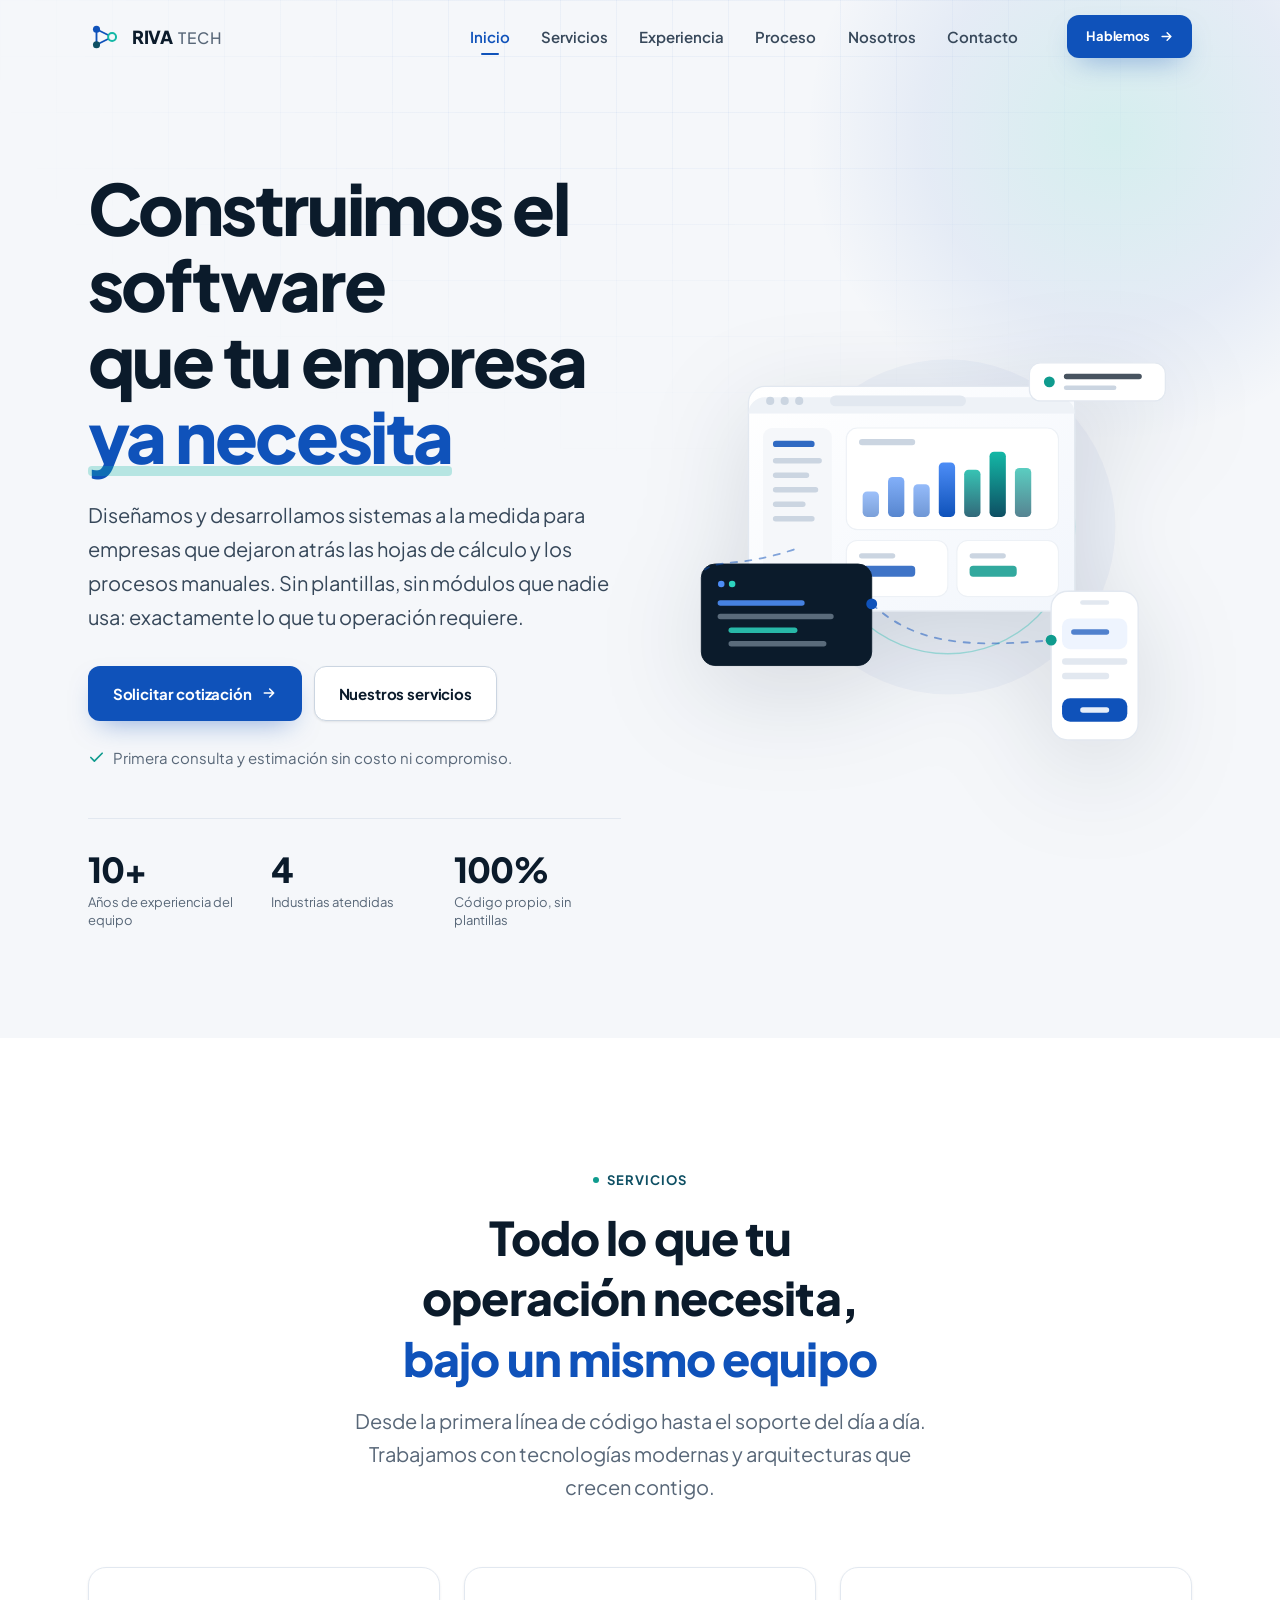
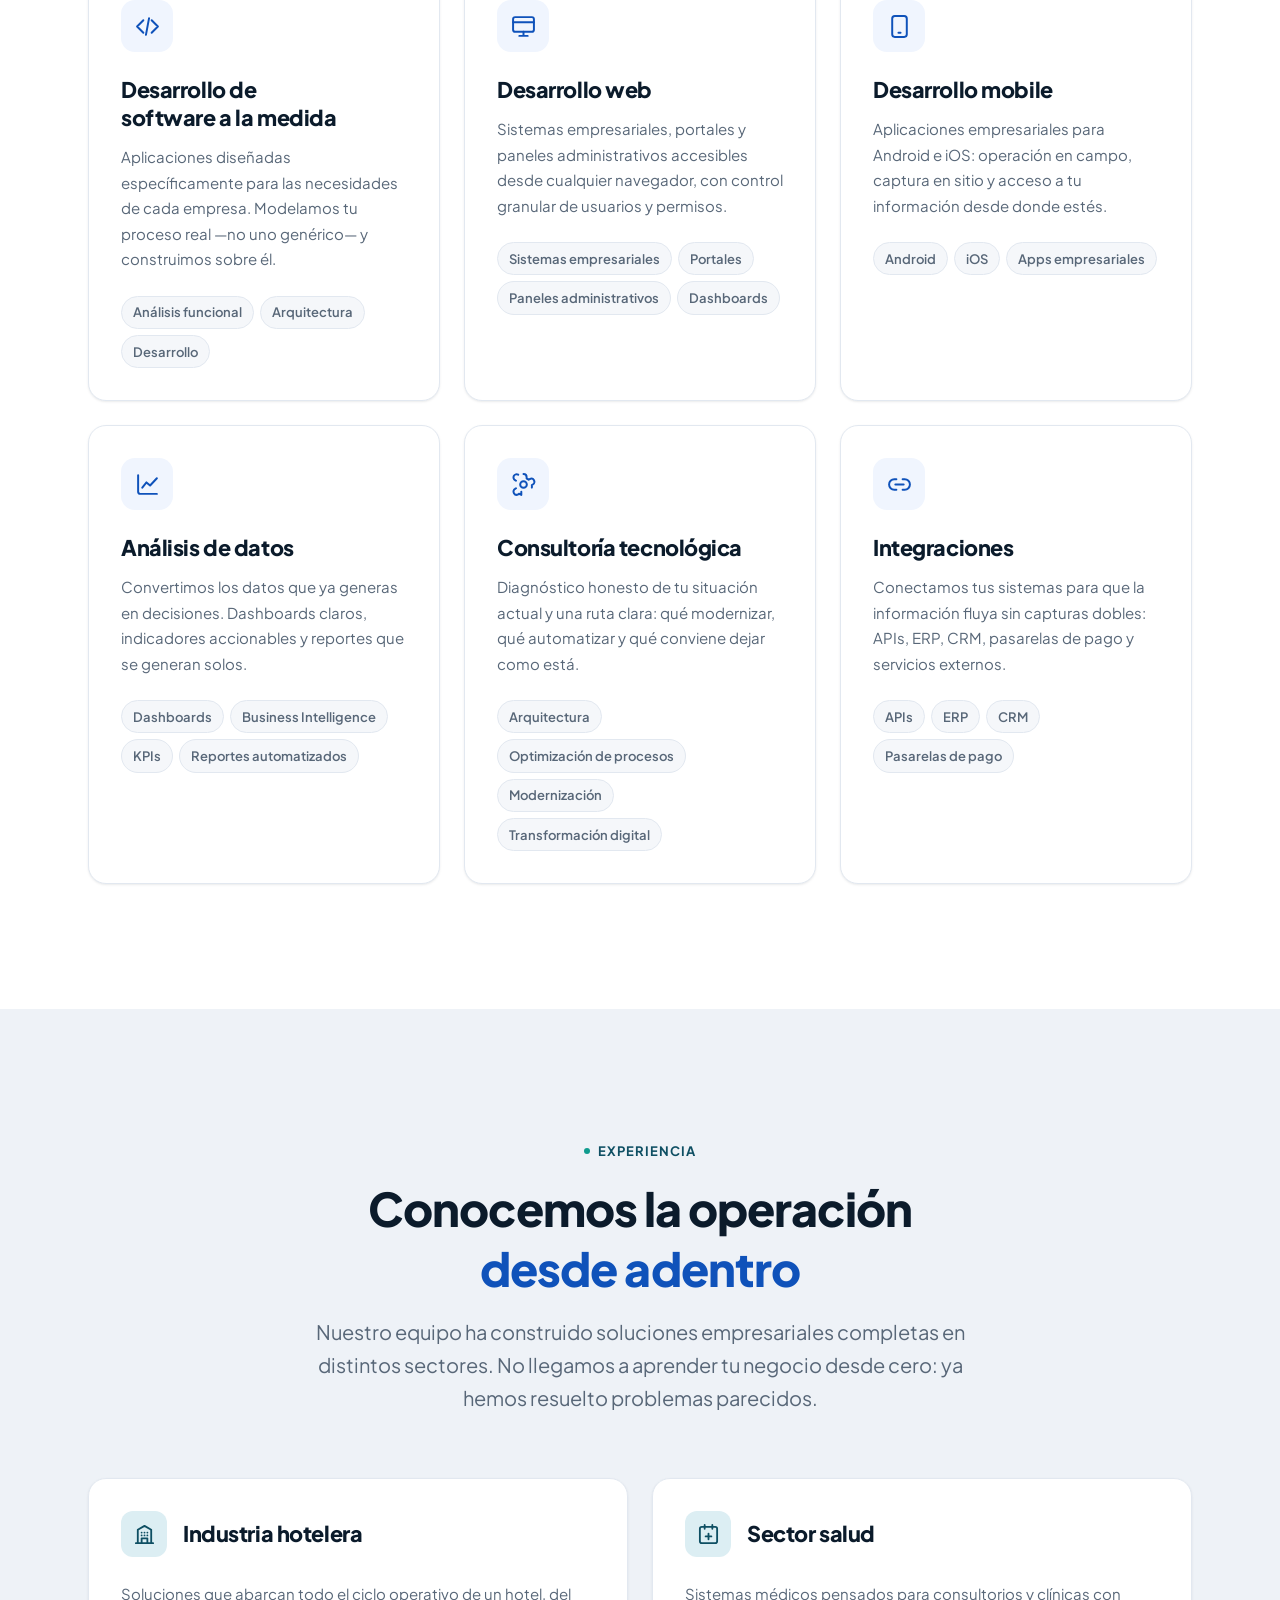
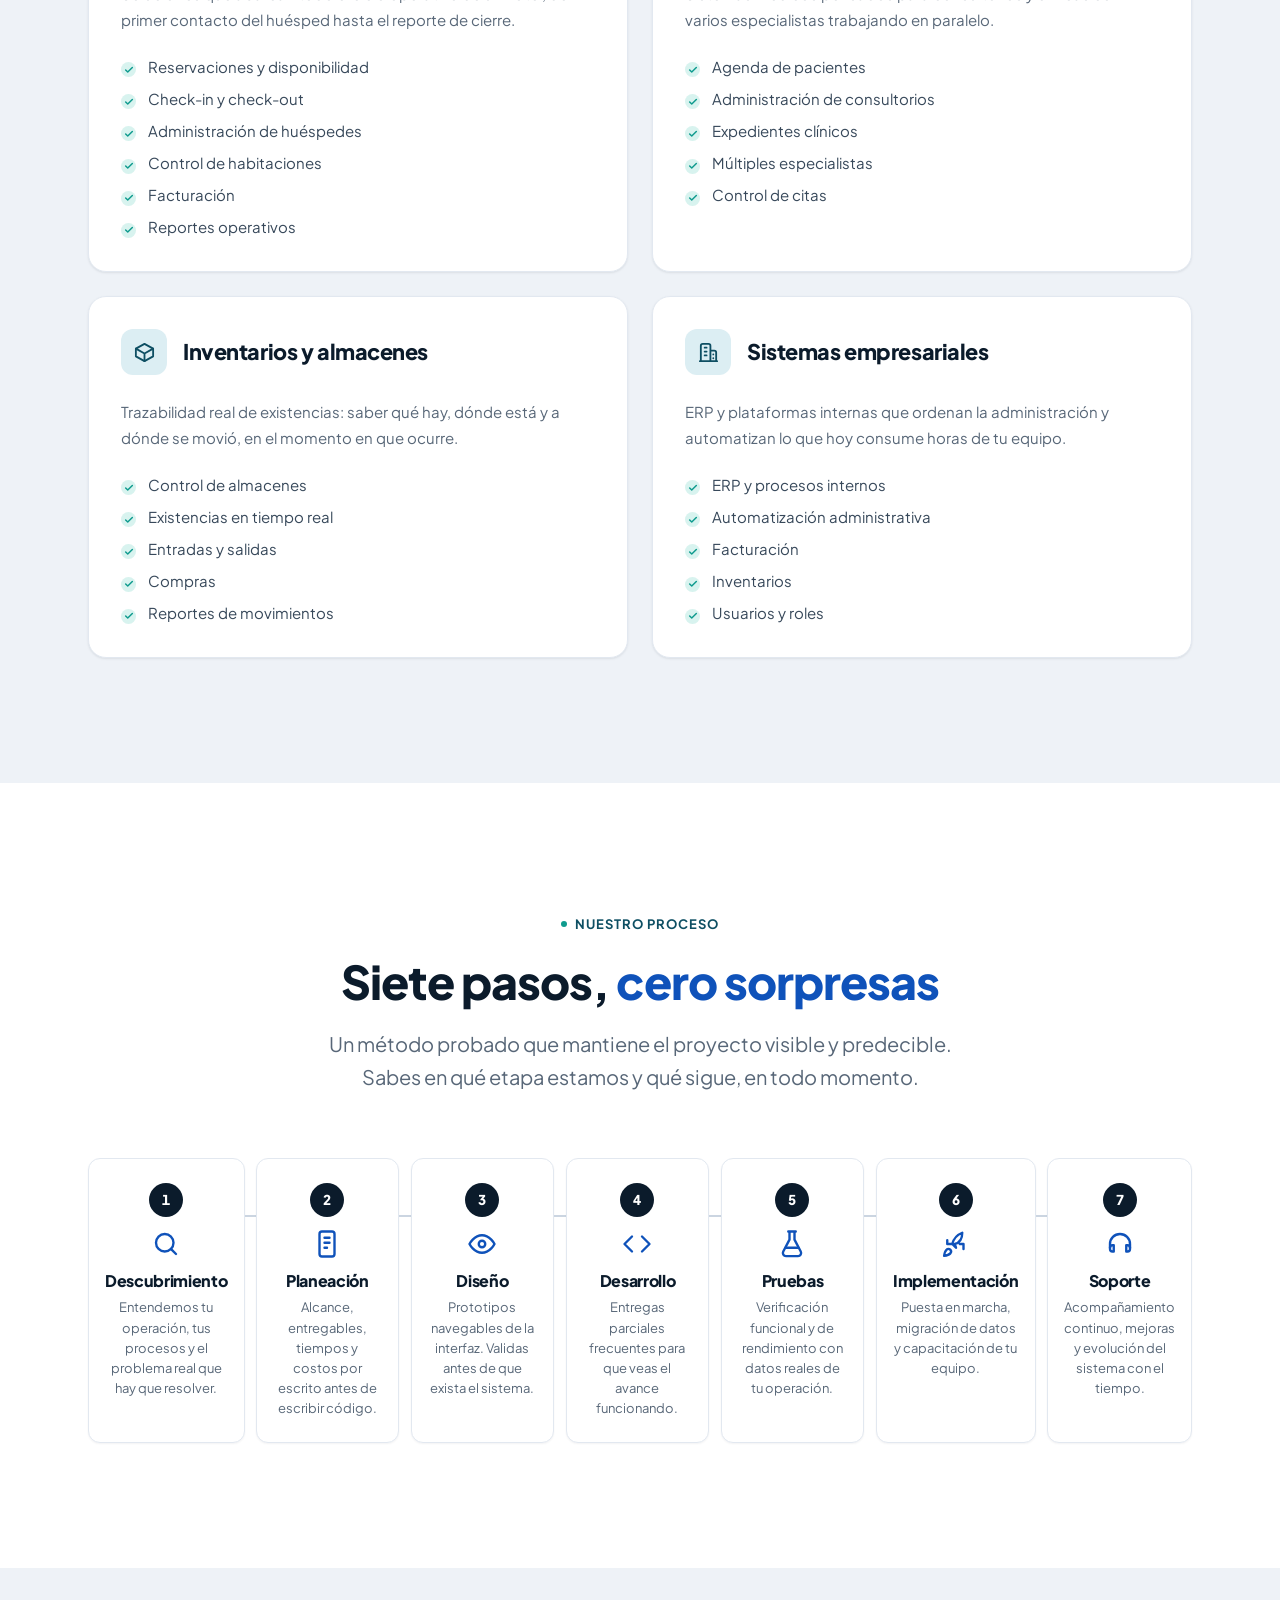
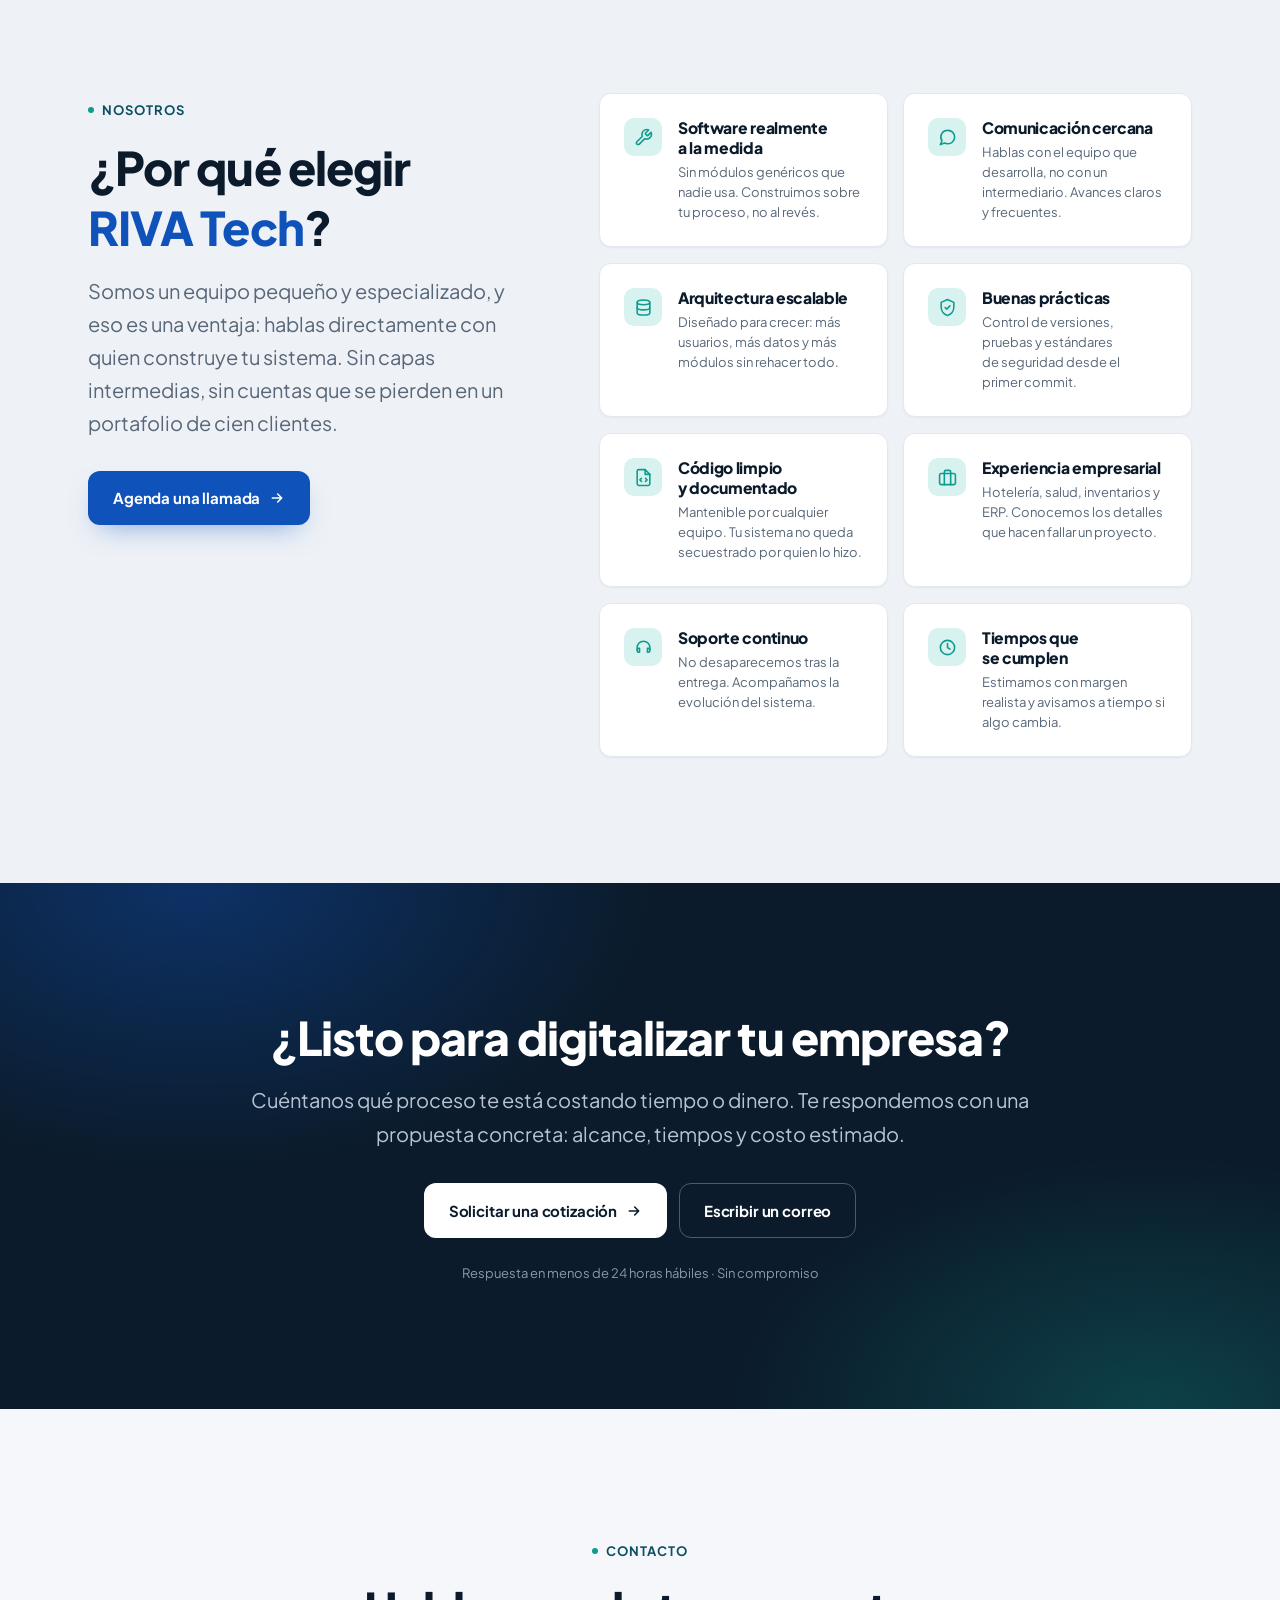
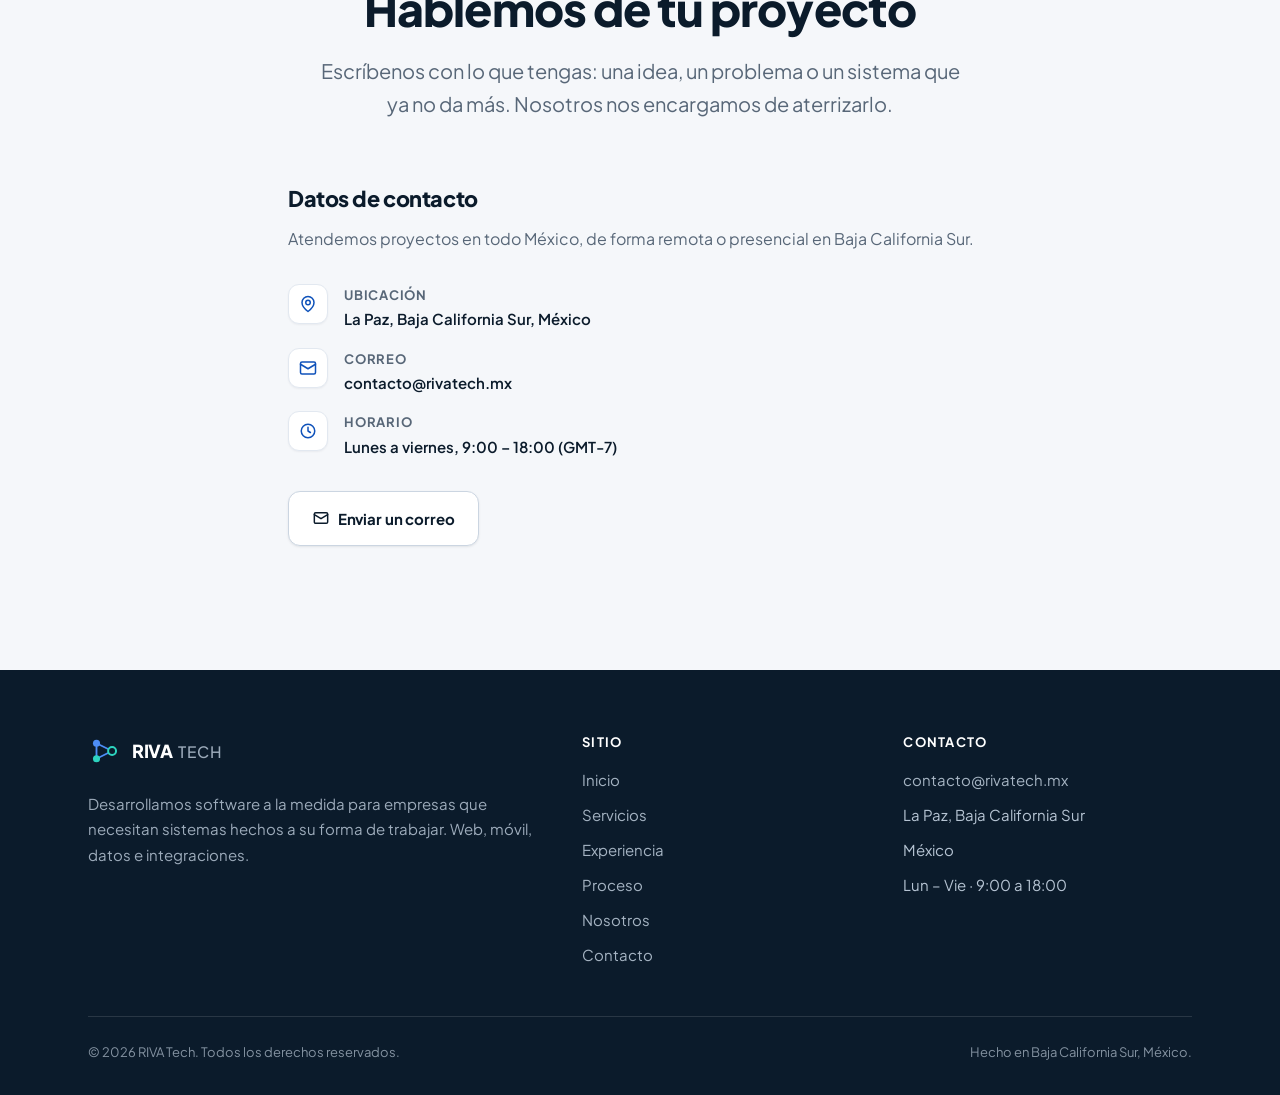
<file: public/index.html>
<!DOCTYPE html>
<html lang="es-MX">

<head>
  <meta charset="utf-8">
  <meta name="viewport" content="width=device-width, initial-scale=1">
  <meta name="theme-color" content="#0F52BA">

  <!-- Marca de JavaScript disponible.
       Debe ir ANTES de los estilos: el preloader y las animaciones de entrada
       solo se activan si esta clase existe, de modo que sin JS el sitio se ve
       completo en lugar de quedar en blanco. -->
  <script>document.documentElement.classList.add('js');</script>

  <title>RIVA Tech — Desarrollo de software a la medida para empresas</title>
  <meta name="description"
    content="RIVA Tech desarrolla software a la medida, aplicaciones web y móviles, análisis de datos e integraciones para empresas. Consultoría tecnológica en La Paz, Baja California Sur.">
  <meta name="keywords"
    content="desarrollo de software a la medida, software empresarial, desarrollo web, aplicaciones móviles, análisis de datos, business intelligence, consultoría tecnológica, integraciones API, ERP, CRM, La Paz BCS, México">
  <meta name="author" content="RIVA Tech">
  <meta name="robots" content="index, follow, max-image-preview:large">
  <link rel="canonical" href="https://rivatech.mx/">

  <!-- Open Graph -->
  <meta property="og:type" content="website">
  <meta property="og:site_name" content="RIVA Tech">
  <meta property="og:locale" content="es_MX">
  <meta property="og:url" content="https://rivatech.mx/">
  <meta property="og:title" content="RIVA Tech — Software a la medida que impulsa tu negocio">
  <meta property="og:description"
    content="Diseñamos y construimos software empresarial a la medida: sistemas web, aplicaciones móviles, dashboards e integraciones.">
  <meta property="og:image" content="https://rivatech.mx/assets/images/og-cover.png">
  <meta property="og:image:width" content="1200">
  <meta property="og:image:height" content="630">
  <meta property="og:image:alt" content="RIVA Tech — desarrollo de software a la medida">

  <!-- Twitter Cards -->
  <meta name="twitter:card" content="summary_large_image">
  <meta name="twitter:title" content="RIVA Tech — Software a la medida que impulsa tu negocio">
  <meta name="twitter:description"
    content="Diseñamos y construimos software empresarial a la medida: sistemas web, aplicaciones móviles, dashboards e integraciones.">
  <meta name="twitter:image" content="https://rivatech.mx/assets/images/og-cover.png">

  <!-- Iconos y manifest -->
  <link rel="icon" href="assets/logo/favicon.svg" type="image/svg+xml">
  <link rel="apple-touch-icon" href="assets/logo/favicon.svg">
  <link rel="manifest" href="site.webmanifest">

  <!-- Tipografía -->
  <link rel="preconnect" href="https://fonts.googleapis.com">
  <link rel="preconnect" href="https://fonts.gstatic.com" crossorigin>
  <link rel="preload" as="style"
    href="https://fonts.googleapis.com/css2?family=Plus+Jakarta+Sans:wght@400;500;600;700;800&display=swap">
  <link rel="stylesheet"
    href="https://fonts.googleapis.com/css2?family=Plus+Jakarta+Sans:wght@400;500;600;700;800&display=swap">

  <!-- Estilos -->
  <link rel="stylesheet" href="css/variables.css">
  <link rel="stylesheet" href="css/style.css">
  <link rel="stylesheet" href="css/animations.css">

  <!-- Datos estructurados -->
  <script type="application/ld+json">
{
  "@context": "https://schema.org",
  "@type": "ProfessionalService",
  "name": "RIVA Tech",
  "description": "Desarrollo de software a la medida, aplicaciones web y móviles, análisis de datos, consultoría tecnológica e integraciones para empresas.",
  "url": "https://rivatech.mx/",
  "email": "contacto@rivatech.mx",
  "areaServed": "MX",
  "address": {
    "@type": "PostalAddress",
    "addressLocality": "La Paz",
    "addressRegion": "Baja California Sur",
    "addressCountry": "MX"
  },
  "knowsAbout": [
    "Desarrollo de software a la medida",
    "Desarrollo web empresarial",
    "Aplicaciones móviles",
    "Business Intelligence",
    "Integraciones API",
    "Consultoría tecnológica"
  ]
}
</script>
</head>

<body>

  <!-- ==========================================================================
     PRELOADER
     ========================================================================== -->
  <div class="loader" id="loader" aria-hidden="true">
    <div class="loader__inner">
      <svg class="loader__mark" viewBox="0 0 48 48" aria-hidden="true">
        <g fill="none" stroke="#0F52BA" stroke-width="2.6" stroke-linecap="round">
          <path d="M12 13 L12 35" />
          <path d="M12 13 L34 24" />
          <path d="M12 35 L34 24" />
        </g>
        <circle cx="12" cy="13" r="5" fill="#0F52BA" />
        <circle cx="12" cy="35" r="5" fill="#0E4F63" />
        <circle cx="34" cy="24" r="5.6" fill="#F5F7FA" stroke="#14B8A6" stroke-width="2.8" />
      </svg>
      <div class="loader__bar"><span></span></div>
    </div>
  </div>

  <a class="skip-link" href="#main">Saltar al contenido</a>

  <!-- ==========================================================================
     HEADER / NAVBAR
     Versión parcial reutilizable en components/header.html
     ========================================================================== -->
  <header class="nav" id="nav">
    <div class="container nav__inner">

      <a class="brand" href="#inicio" aria-label="RIVA Tech — inicio">
        <svg class="brand__mark" viewBox="0 0 48 48" aria-hidden="true" focusable="false">
          <g fill="none" stroke="#0F52BA" stroke-width="2.6" stroke-linecap="round" stroke-linejoin="round">
            <path d="M12 13 L12 35" />
            <path d="M12 13 L34 24" />
            <path d="M12 35 L34 24" />
          </g>
          <circle cx="12" cy="13" r="5" fill="#0F52BA" />
          <circle cx="12" cy="35" r="5" fill="#0E4F63" />
          <circle cx="34" cy="24" r="5.6" fill="#F5F7FA" stroke="#14B8A6" stroke-width="2.8" />
        </svg>
        <span class="brand__text"><strong>RIVA</strong><span>TECH</span></span>
      </a>

      <nav class="nav__links" aria-label="Navegación principal">
        <a class="nav__link" href="#inicio">Inicio</a>
        <a class="nav__link" href="#servicios">Servicios</a>
        <a class="nav__link" href="#experiencia">Experiencia</a>
        <a class="nav__link" href="#proceso">Proceso</a>
        <a class="nav__link" href="#nosotros">Nosotros</a>
        <a class="nav__link" href="#contacto">Contacto</a>
      </nav>

      <a class="btn btn--primary btn--sm nav__cta" href="#contacto">
        Hablemos
        <svg width="15" height="15" viewBox="0 0 24 24" fill="none" stroke="currentColor" stroke-width="2.4"
          stroke-linecap="round" stroke-linejoin="round" aria-hidden="true">
          <path d="M5 12h14M13 6l6 6-6 6" />
        </svg>
      </a>

      <button class="nav__toggle" id="navToggle" type="button" aria-label="Abrir menú" aria-expanded="false"
        aria-controls="navMobile">
        <span></span><span></span><span></span>
      </button>

    </div>
    <div class="nav__progress" id="navProgress" aria-hidden="true"></div>
  </header>

  <!-- Menú móvil -->
  <div class="nav__mobile" id="navMobile">
    <a href="#inicio">Inicio</a>
    <a href="#servicios">Servicios</a>
    <a href="#experiencia">Experiencia</a>
    <a href="#proceso">Proceso</a>
    <a href="#nosotros">Nosotros</a>
    <a href="#contacto">Contacto</a>
    <a class="btn btn--primary btn--block" href="#contacto">Hablemos</a>
  </div>

  <main id="main">

    <!-- ==========================================================================
     HERO
     ========================================================================== -->
    <section class="hero" id="inicio">
      <div class="bg-grid" aria-hidden="true"></div>

      <div class="container hero__inner">

        <div>
          <!--<span class="eyebrow" data-hero="1">Desarrollo de software empresarial</span>-->

          <h1 class="hero__title" data-hero="2">
            Construimos el software<br>
            que tu empresa <em>ya necesita</em>
          </h1>

          <p class="hero__lead" data-hero="3">
            Diseñamos y desarrollamos sistemas a la medida para empresas que dejaron atrás
            las hojas de cálculo y los procesos manuales. Sin plantillas, sin módulos que
            nadie usa: exactamente lo que tu operación requiere.
          </p>

          <div class="btn-row" data-hero="4">
            <a class="btn btn--primary" href="#contacto">
              Solicitar cotización
              <svg width="16" height="16" viewBox="0 0 24 24" fill="none" stroke="currentColor" stroke-width="2.4"
                stroke-linecap="round" stroke-linejoin="round" aria-hidden="true">
                <path d="M5 12h14M13 6l6 6-6 6" />
              </svg>
            </a>
            <a class="btn btn--ghost" href="#servicios">Nuestros servicios</a>
          </div>

          <p class="hero__note" data-hero="5">
            <svg width="17" height="17" viewBox="0 0 24 24" fill="none" stroke="currentColor" stroke-width="2.4"
              stroke-linecap="round" stroke-linejoin="round" aria-hidden="true">
              <path d="M20 6 9 17l-5-5" />
            </svg>
            Primera consulta y estimación sin costo ni compromiso.
          </p>

          <!-- Los valores finales van escritos en el HTML: sin JavaScript se
               leen correctamente. js/animations.js los pone en 0 y los anima
               solo cuando entran en pantalla. -->
          <div class="hero__stats" data-hero="5">
            <div class="stat">
              <span class="stat__num"><span data-count="10" data-suffix="+">10+</span></span>
              <span class="stat__label">Años de experiencia del equipo</span>
            </div>
            <div class="stat">
              <span class="stat__num"><span data-count="4" data-suffix="">4</span></span>
              <span class="stat__label">Industrias atendidas</span>
            </div>
            <div class="stat">
              <span class="stat__num"><span data-count="100" data-suffix="%">100%</span></span>
              <span class="stat__label">Código propio, sin plantillas</span>
            </div>
          </div>
        </div>

        <div class="hero__art" data-hero="6" data-parallax>
          <!-- Ilustración: arquitectura de software (sin fotografías de stock) -->
          <svg viewBox="0 0 560 480" role="img"
            aria-label="Ilustración de una arquitectura de software: interfaz, servicios conectados y datos"
            xmlns="http://www.w3.org/2000/svg">
            <defs>
              <linearGradient id="gWin" x1="0" y1="0" x2="1" y2="1">
                <stop offset="0" stop-color="#FFFFFF" />
                <stop offset="1" stop-color="#F2F6FC" />
              </linearGradient>
              <linearGradient id="gBar" x1="0" y1="1" x2="0" y2="0">
                <stop offset="0" stop-color="#0F52BA" />
                <stop offset="1" stop-color="#4D8DF6" />
              </linearGradient>
              <linearGradient id="gBar2" x1="0" y1="1" x2="0" y2="0">
                <stop offset="0" stop-color="#0E4F63" />
                <stop offset="1" stop-color="#14B8A6" />
              </linearGradient>
            </defs>

            <!-- Halo -->
            <circle cx="290" cy="215" r="185" fill="#0F52BA" opacity="0.04" />
            <circle class="art-ring" cx="290" cy="215" r="140" fill="none" stroke="#14B8A6" stroke-width="1.5"
              opacity="0.35" />

            <!-- Ventana principal -->
            <g class="art-float">
              <rect x="70" y="60" width="360" height="248" rx="18" fill="url(#gWin)" stroke="#E2E8F0"
                stroke-width="1.5" />
              <path d="M70 90 a18 18 0 0 1 18-18 h324 a18 18 0 0 1 18 18 z" fill="#EEF2F7" />
              <circle cx="94" cy="76" r="4.5" fill="#CBD5E1" />
              <circle cx="110" cy="76" r="4.5" fill="#CBD5E1" />
              <circle cx="126" cy="76" r="4.5" fill="#CBD5E1" />
              <rect x="160" y="70" width="150" height="12" rx="6" fill="#E2E8F0" />

              <!-- Panel lateral -->
              <rect x="86" y="106" width="76" height="186" rx="10" fill="#F5F7FA" />
              <rect x="97" y="120" width="46" height="7" rx="3.5" fill="#0F52BA" opacity="0.85" />
              <rect x="97" y="139" width="54" height="6" rx="3" fill="#CBD5E1" />
              <rect x="97" y="155" width="40" height="6" rx="3" fill="#CBD5E1" />
              <rect x="97" y="171" width="50" height="6" rx="3" fill="#CBD5E1" />
              <rect x="97" y="187" width="36" height="6" rx="3" fill="#CBD5E1" />
              <rect x="97" y="203" width="46" height="6" rx="3" fill="#CBD5E1" />

              <!-- Gráfica de barras -->
              <rect x="178" y="106" width="234" height="112" rx="12" fill="#FFFFFF" stroke="#EDF1F6"
                stroke-width="1.2" />
              <rect x="192" y="118" width="62" height="7" rx="3.5" fill="#CBD5E1" />
              <rect x="196" y="176" width="18" height="28" rx="5" fill="url(#gBar)" opacity="0.55" />
              <rect x="224" y="160" width="18" height="44" rx="5" fill="url(#gBar)" opacity="0.7" />
              <rect x="252" y="168" width="18" height="36" rx="5" fill="url(#gBar)" opacity="0.6" />
              <rect x="280" y="144" width="18" height="60" rx="5" fill="url(#gBar)" />
              <rect x="308" y="152" width="18" height="52" rx="5" fill="url(#gBar2)" opacity="0.85" />
              <rect x="336" y="132" width="18" height="72" rx="5" fill="url(#gBar2)" />
              <rect x="364" y="150" width="18" height="54" rx="5" fill="url(#gBar2)" opacity="0.7" />

              <!-- Tarjetas KPI -->
              <rect x="178" y="230" width="112" height="62" rx="12" fill="#FFFFFF" stroke="#EDF1F6"
                stroke-width="1.2" />
              <rect x="192" y="244" width="40" height="6" rx="3" fill="#CBD5E1" />
              <rect x="192" y="258" width="62" height="12" rx="4" fill="#0F52BA" opacity="0.8" />
              <rect x="300" y="230" width="112" height="62" rx="12" fill="#FFFFFF" stroke="#EDF1F6"
                stroke-width="1.2" />
              <rect x="314" y="244" width="40" height="6" rx="3" fill="#CBD5E1" />
              <rect x="314" y="258" width="52" height="12" rx="4" fill="#0F9B8E" opacity="0.85" />
            </g>

            <!-- Tarjeta flotante: código -->
            <g class="art-float art-float--fast">
              <rect x="18" y="256" width="188" height="112" rx="15" fill="#0B1B2B" stroke="#0B1B2B" />
              <circle cx="40" cy="278" r="3.6" fill="#4D8DF6" />
              <circle cx="52" cy="278" r="3.6" fill="#2DD4BF" />
              <rect x="36" y="296" width="96" height="6" rx="3" fill="#4D8DF6" opacity="0.9" />
              <rect class="art-blink" x="36" y="311" width="128" height="6" rx="3" fill="#5A6B7B" />
              <rect x="48" y="326" width="76" height="6" rx="3" fill="#2DD4BF" opacity="0.85" />
              <rect class="art-blink art-blink--b" x="48" y="341" width="108" height="6" rx="3" fill="#5A6B7B" />
            </g>

            <!-- Tarjeta flotante: móvil -->
            <g class="art-float art-float--slow">
              <rect x="404" y="286" width="96" height="164" rx="18" fill="#FFFFFF" stroke="#E2E8F0"
                stroke-width="1.5" />
              <rect x="436" y="296" width="32" height="5" rx="2.5" fill="#E2E8F0" />
              <rect x="416" y="316" width="72" height="34" rx="9" fill="#EEF4FE" />
              <rect x="426" y="328" width="42" height="6" rx="3" fill="#0F52BA" opacity="0.7" />
              <rect x="416" y="360" width="72" height="7" rx="3.5" fill="#E2E8F0" />
              <rect x="416" y="376" width="52" height="7" rx="3.5" fill="#E2E8F0" />
              <rect x="416" y="404" width="72" height="26" rx="9" fill="#0F52BA" />
              <rect x="436" y="414" width="32" height="6" rx="3" fill="#FFFFFF" opacity="0.9" />
            </g>

            <!-- Nodos y conexiones (identidad de marca) -->
            <g class="art-flow" fill="none" stroke="#0F52BA" stroke-width="2" stroke-linecap="round" opacity="0.5">
              <path d="M206 300 C 250 340, 300 350, 404 340" />
              <path d="M120 240 C 60 260, 40 250, 22 262" />
            </g>
            <circle cx="206" cy="300" r="6" fill="#0F52BA" />
            <circle cx="404" cy="340" r="6" fill="#0F9B8E" />

            <!-- Badge de estado -->
            <g class="art-float art-float--slow">
              <rect x="380" y="34" width="150" height="42" rx="12" fill="#FFFFFF" stroke="#E2E8F0" stroke-width="1.4" />
              <circle class="art-blink art-blink--c" cx="402" cy="55" r="6" fill="#0F9B8E" />
              <rect x="418" y="46" width="86" height="6" rx="3" fill="#0B1B2B" opacity="0.75" />
              <rect x="418" y="59" width="58" height="5" rx="2.5" fill="#CBD5E1" />
            </g>
          </svg>
        </div>

      </div>
    </section>

    <!-- ==========================================================================
     SERVICIOS
     ========================================================================== -->
    <section class="section section--surface" id="servicios">
      <div class="container">

        <div class="section-head section-head--center" data-reveal>
          <span class="eyebrow">Servicios</span>
          <h2 class="section-title">Todo lo que tu operación necesita, <span class="text-accent">bajo un mismo
              equipo</span></h2>
          <p class="section-sub">
            Desde la primera línea de código hasta el soporte del día a día. Trabajamos con
            tecnologías modernas y arquitecturas que crecen contigo.
          </p>
        </div>

        <div class="grid grid--3" data-reveal-group>

          <article class="card">
            <div class="card__icon" aria-hidden="true">
              <svg aria-hidden="true" focusable="false" width="25" height="25" viewBox="0 0 24 24" fill="none"
                stroke="currentColor" stroke-width="1.9" stroke-linecap="round" stroke-linejoin="round">
                <path d="m8 6-6 6 6 6M16 6l6 6-6 6M13.5 4l-3 16" />
              </svg>
            </div>
            <h3 class="card__title">Desarrollo de software a la medida</h3>
            <p class="card__text">
              Aplicaciones diseñadas específicamente para las necesidades de cada empresa.
              Modelamos tu proceso real —no uno genérico— y construimos sobre él.
            </p>
            <ul class="tag-list">
              <li class="tag">Análisis funcional</li>
              <li class="tag">Arquitectura</li>
              <li class="tag">Desarrollo</li>
            </ul>
          </article>

          <article class="card">
            <div class="card__icon" aria-hidden="true">
              <svg aria-hidden="true" focusable="false" width="25" height="25" viewBox="0 0 24 24" fill="none"
                stroke="currentColor" stroke-width="1.9" stroke-linecap="round" stroke-linejoin="round">
                <rect x="2" y="3" width="20" height="14" rx="2" />
                <path d="M8 21h8M12 17v4M2 8h20" />
              </svg>
            </div>
            <h3 class="card__title">Desarrollo web</h3>
            <p class="card__text">
              Sistemas empresariales, portales y paneles administrativos accesibles desde
              cualquier navegador, con control granular de usuarios y permisos.
            </p>
            <ul class="tag-list">
              <li class="tag">Sistemas empresariales</li>
              <li class="tag">Portales</li>
              <li class="tag">Paneles administrativos</li>
              <li class="tag">Dashboards</li>
            </ul>
          </article>

          <article class="card">
            <div class="card__icon" aria-hidden="true">
              <svg aria-hidden="true" focusable="false" width="25" height="25" viewBox="0 0 24 24" fill="none"
                stroke="currentColor" stroke-width="1.9" stroke-linecap="round" stroke-linejoin="round">
                <rect x="5" y="2" width="14" height="20" rx="2.5" />
                <path d="M11 18h2" />
              </svg>
            </div>
            <h3 class="card__title">Desarrollo mobile</h3>
            <p class="card__text">
              Aplicaciones empresariales para Android e iOS: operación en campo, captura
              en sitio y acceso a tu información desde donde estés.
            </p>
            <ul class="tag-list">
              <li class="tag">Android</li>
              <li class="tag">iOS</li>
              <li class="tag">Apps empresariales</li>
            </ul>
          </article>

          <article class="card">
            <div class="card__icon" aria-hidden="true">
              <svg aria-hidden="true" focusable="false" width="25" height="25" viewBox="0 0 24 24" fill="none"
                stroke="currentColor" stroke-width="1.9" stroke-linecap="round" stroke-linejoin="round">
                <path d="M3 3v16a2 2 0 0 0 2 2h16" />
                <path d="M7 15l4-5 3.5 3L21 6" />
              </svg>
            </div>
            <h3 class="card__title">Análisis de datos</h3>
            <p class="card__text">
              Convertimos los datos que ya generas en decisiones. Dashboards claros,
              indicadores accionables y reportes que se generan solos.
            </p>
            <ul class="tag-list">
              <li class="tag">Dashboards</li>
              <li class="tag">Business Intelligence</li>
              <li class="tag">KPIs</li>
              <li class="tag">Reportes automatizados</li>
            </ul>
          </article>

          <article class="card">
            <div class="card__icon" aria-hidden="true">
              <svg aria-hidden="true" focusable="false" width="25" height="25" viewBox="0 0 24 24" fill="none"
                stroke="currentColor" stroke-width="1.9" stroke-linecap="round" stroke-linejoin="round">
                <path d="M12 2a3 3 0 0 1 3 3v1.2a6 6 0 0 1 2 1.2l1-.6a3 3 0 0 1 3 5.2l-1 .6a6 6 0 0 1 0 2.4" />
                <circle cx="12" cy="12" r="3.2" />
                <path d="M4.8 8.4 3.9 7.8a3 3 0 0 1 3-5.2M4.8 15.6l-.9.6a3 3 0 0 0 3 5.2l1-.6a6 6 0 0 0 2 1.2V19" />
              </svg>
            </div>
            <h3 class="card__title">Consultoría tecnológica</h3>
            <p class="card__text">
              Diagnóstico honesto de tu situación actual y una ruta clara: qué modernizar,
              qué automatizar y qué conviene dejar como está.
            </p>
            <ul class="tag-list">
              <li class="tag">Arquitectura</li>
              <li class="tag">Optimización de procesos</li>
              <li class="tag">Modernización</li>
              <li class="tag">Transformación digital</li>
            </ul>
          </article>

          <article class="card">
            <div class="card__icon" aria-hidden="true">
              <svg aria-hidden="true" focusable="false" width="25" height="25" viewBox="0 0 24 24" fill="none"
                stroke="currentColor" stroke-width="1.9" stroke-linecap="round" stroke-linejoin="round">
                <path d="M9 17H7A5 5 0 0 1 7 7h2M15 7h2a5 5 0 0 1 0 10h-2M8 12h8" />
              </svg>
            </div>
            <h3 class="card__title">Integraciones</h3>
            <p class="card__text">
              Conectamos tus sistemas para que la información fluya sin capturas dobles:
              APIs, ERP, CRM, pasarelas de pago y servicios externos.
            </p>
            <ul class="tag-list">
              <li class="tag">APIs</li>
              <li class="tag">ERP</li>
              <li class="tag">CRM</li>
              <li class="tag">Pasarelas de pago</li>
            </ul>
          </article>

        </div>
      </div>
    </section>

    <!-- ==========================================================================
     EXPERIENCIA
     ========================================================================== -->
    <section class="section section--alt" id="experiencia">
      <div class="container">

        <div class="section-head section-head--center" data-reveal>
          <span class="eyebrow">Experiencia</span>
          <h2 class="section-title">Conocemos la operación <span class="text-accent">desde adentro</span></h2>
          <p class="section-sub">
            Nuestro equipo ha construido soluciones empresariales completas en distintos
            sectores. No llegamos a aprender tu negocio desde cero: ya hemos resuelto
            problemas parecidos.
          </p>
        </div>

        <div class="grid grid--2" data-reveal-group>

          <article class="exp-card">
            <header class="exp-card__head">
              <div class="exp-card__icon" aria-hidden="true">
                <svg aria-hidden="true" focusable="false" width="23" height="23" viewBox="0 0 24 24" fill="none"
                  stroke="currentColor" stroke-width="1.9" stroke-linecap="round" stroke-linejoin="round">
                  <path d="M3 21h18M5 21V7l7-4 7 4v14" />
                  <path d="M9 21v-5h6v5M9 10h.01M12 10h.01M15 10h.01M9 13h.01M12 13h.01M15 13h.01" />
                </svg>
              </div>
              <h3 class="exp-card__title">Industria hotelera</h3>
            </header>
            <p class="card__text" style="margin-bottom:var(--sp-5)">
              Soluciones que abarcan todo el ciclo operativo de un hotel, del primer contacto
              del huésped hasta el reporte de cierre.
            </p>
            <ul class="check-list">
              <li>Reservaciones y disponibilidad</li>
              <li>Check-in y check-out</li>
              <li>Administración de huéspedes</li>
              <li>Control de habitaciones</li>
              <li>Facturación</li>
              <li>Reportes operativos</li>
            </ul>
          </article>

          <article class="exp-card">
            <header class="exp-card__head">
              <div class="exp-card__icon" aria-hidden="true">
                <svg aria-hidden="true" focusable="false" width="23" height="23" viewBox="0 0 24 24" fill="none"
                  stroke="currentColor" stroke-width="1.9" stroke-linecap="round" stroke-linejoin="round">
                  <path d="M19 4H5a2 2 0 0 0-2 2v13a2 2 0 0 0 2 2h14a2 2 0 0 0 2-2V6a2 2 0 0 0-2-2z" />
                  <path d="M8 2v4M16 2v4M12 11v6M9 14h6" />
                </svg>
              </div>
              <h3 class="exp-card__title">Sector salud</h3>
            </header>
            <p class="card__text" style="margin-bottom:var(--sp-5)">
              Sistemas médicos pensados para consultorios y clínicas con varios
              especialistas trabajando en paralelo.
            </p>
            <ul class="check-list">
              <li>Agenda de pacientes</li>
              <li>Administración de consultorios</li>
              <li>Expedientes clínicos</li>
              <li>Múltiples especialistas</li>
              <li>Control de citas</li>
            </ul>
          </article>

          <article class="exp-card">
            <header class="exp-card__head">
              <div class="exp-card__icon" aria-hidden="true">
                <svg aria-hidden="true" focusable="false" width="23" height="23" viewBox="0 0 24 24" fill="none"
                  stroke="currentColor" stroke-width="1.9" stroke-linecap="round" stroke-linejoin="round">
                  <path d="M21 8 12 3 3 8v8l9 5 9-5V8z" />
                  <path d="m3 8 9 5 9-5M12 13v8" />
                </svg>
              </div>
              <h3 class="exp-card__title">Inventarios y almacenes</h3>
            </header>
            <p class="card__text" style="margin-bottom:var(--sp-5)">
              Trazabilidad real de existencias: saber qué hay, dónde está y a dónde se movió,
              en el momento en que ocurre.
            </p>
            <ul class="check-list">
              <li>Control de almacenes</li>
              <li>Existencias en tiempo real</li>
              <li>Entradas y salidas</li>
              <li>Compras</li>
              <li>Reportes de movimientos</li>
            </ul>
          </article>

          <article class="exp-card">
            <header class="exp-card__head">
              <div class="exp-card__icon" aria-hidden="true">
                <svg aria-hidden="true" focusable="false" width="23" height="23" viewBox="0 0 24 24" fill="none"
                  stroke="currentColor" stroke-width="1.9" stroke-linecap="round" stroke-linejoin="round">
                  <path d="M3 21h18M4 21V5a2 2 0 0 1 2-2h6a2 2 0 0 1 2 2v16M14 10h4a2 2 0 0 1 2 2v9" />
                  <path d="M8 7h2M8 11h2M8 15h2M17 14h.01M17 18h.01" />
                </svg>
              </div>
              <h3 class="exp-card__title">Sistemas empresariales</h3>
            </header>
            <p class="card__text" style="margin-bottom:var(--sp-5)">
              ERP y plataformas internas que ordenan la administración y automatizan
              lo que hoy consume horas de tu equipo.
            </p>
            <ul class="check-list">
              <li>ERP y procesos internos</li>
              <li>Automatización administrativa</li>
              <li>Facturación</li>
              <li>Inventarios</li>
              <li>Usuarios y roles</li>
            </ul>
          </article>

        </div>
      </div>
    </section>

    <!-- ==========================================================================
     PROCESO
     ========================================================================== -->
    <section class="section section--surface" id="proceso">
      <div class="container">

        <div class="section-head section-head--center" data-reveal>
          <span class="eyebrow">Nuestro proceso</span>
          <h2 class="section-title">Siete pasos, <span class="text-accent">cero sorpresas</span></h2>
          <p class="section-sub">
            Un método probado que mantiene el proyecto visible y predecible. Sabes en qué
            etapa estamos y qué sigue, en todo momento.
          </p>
        </div>

        <ol class="timeline" data-reveal-group>

          <li class="step">
            <span class="step__num">1</span>
            <div class="step__icon" aria-hidden="true">
              <svg aria-hidden="true" focusable="false" width="21" height="21" viewBox="0 0 24 24" fill="none"
                stroke="currentColor" stroke-width="1.9" stroke-linecap="round" stroke-linejoin="round">
                <circle cx="11" cy="11" r="7" />
                <path d="m20 20-3.5-3.5" />
              </svg>
            </div>
            <h3 class="step__title">Descubrimiento</h3>
            <p class="step__text">Entendemos tu operación, tus procesos y el problema real que hay que resolver.</p>
          </li>

          <li class="step">
            <span class="step__num">2</span>
            <div class="step__icon" aria-hidden="true">
              <svg aria-hidden="true" focusable="false" width="21" height="21" viewBox="0 0 24 24" fill="none"
                stroke="currentColor" stroke-width="1.9" stroke-linecap="round" stroke-linejoin="round">
                <path d="M8 2h8a2 2 0 0 1 2 2v16a2 2 0 0 1-2 2H8a2 2 0 0 1-2-2V4a2 2 0 0 1 2-2z" />
                <path d="M10 7h4M10 11h4M10 15h2" />
              </svg>
            </div>
            <h3 class="step__title">Planeación</h3>
            <p class="step__text">Alcance, entregables, tiempos y costos por escrito antes de escribir código.</p>
          </li>

          <li class="step">
            <span class="step__num">3</span>
            <div class="step__icon" aria-hidden="true">
              <svg aria-hidden="true" focusable="false" width="21" height="21" viewBox="0 0 24 24" fill="none"
                stroke="currentColor" stroke-width="1.9" stroke-linecap="round" stroke-linejoin="round">
                <path d="M2 12s3.5-7 10-7 10 7 10 7-3.5 7-10 7-10-7-10-7z" />
                <circle cx="12" cy="12" r="2.6" />
              </svg>
            </div>
            <h3 class="step__title">Diseño</h3>
            <p class="step__text">Prototipos navegables de la interfaz. Validas antes de que exista el sistema.</p>
          </li>

          <li class="step">
            <span class="step__num">4</span>
            <div class="step__icon" aria-hidden="true">
              <svg aria-hidden="true" focusable="false" width="21" height="21" viewBox="0 0 24 24" fill="none"
                stroke="currentColor" stroke-width="1.9" stroke-linecap="round" stroke-linejoin="round">
                <path d="m8 6-6 6 6 6M16 6l6 6-6 6" />
              </svg>
            </div>
            <h3 class="step__title">Desarrollo</h3>
            <p class="step__text">Entregas parciales frecuentes para que veas el avance funcionando.</p>
          </li>

          <li class="step">
            <span class="step__num">5</span>
            <div class="step__icon" aria-hidden="true">
              <svg aria-hidden="true" focusable="false" width="21" height="21" viewBox="0 0 24 24" fill="none"
                stroke="currentColor" stroke-width="1.9" stroke-linecap="round" stroke-linejoin="round">
                <path d="M9 2h6M10 2v6.5L5 18a2.5 2.5 0 0 0 2.2 3.7h9.6A2.5 2.5 0 0 0 19 18l-5-9.5V2" />
                <path d="M7 15h10" />
              </svg>
            </div>
            <h3 class="step__title">Pruebas</h3>
            <p class="step__text">Verificación funcional y de rendimiento con datos reales de tu operación.</p>
          </li>

          <li class="step">
            <span class="step__num">6</span>
            <div class="step__icon" aria-hidden="true">
              <svg aria-hidden="true" focusable="false" width="21" height="21" viewBox="0 0 24 24" fill="none"
                stroke="currentColor" stroke-width="1.9" stroke-linecap="round" stroke-linejoin="round">
                <path d="M4.5 16.5c-1.5 1.3-2 5-2 5s3.7-.5 5-2c.7-.9.7-2.2-.1-3-.8-.8-2.1-.8-2.9 0z" />
                <path d="M12 15 9 12c1-4 3-7 8-9 0 5-2 8-6 9zM15 12h3v4M9 12H5V9" />
              </svg>
            </div>
            <h3 class="step__title">Implementación</h3>
            <p class="step__text">Puesta en marcha, migración de datos y capacitación de tu equipo.</p>
          </li>

          <li class="step">
            <span class="step__num">7</span>
            <div class="step__icon" aria-hidden="true">
              <svg aria-hidden="true" focusable="false" width="21" height="21" viewBox="0 0 24 24" fill="none"
                stroke="currentColor" stroke-width="1.9" stroke-linecap="round" stroke-linejoin="round">
                <path d="M4 15v-3a8 8 0 0 1 16 0v3" />
                <path d="M20 16a2 2 0 0 1-2 2h-1v-5h1a2 2 0 0 1 2 2zM4 16a2 2 0 0 0 2 2h1v-5H6a2 2 0 0 0-2 2z" />
              </svg>
            </div>
            <h3 class="step__title">Soporte</h3>
            <p class="step__text">Acompañamiento continuo, mejoras y evolución del sistema con el tiempo.</p>
          </li>

        </ol>
      </div>
    </section>

    <!-- ==========================================================================
     NOSOTROS / POR QUÉ RIVA TECH
     ========================================================================== -->
    <section class="section section--alt" id="nosotros">
      <div class="container why">

        <div class="section-head" style="margin-bottom:0" data-reveal="left">
          <span class="eyebrow">Nosotros</span>
          <h2 class="section-title">¿Por qué elegir <span class="text-accent">RIVA Tech</span>?</h2>
          <p class="section-sub">
            Somos un equipo pequeño y especializado, y eso es una ventaja: hablas
            directamente con quien construye tu sistema. Sin capas intermedias, sin
            cuentas que se pierden en un portafolio de cien clientes.
          </p>
          <div class="btn-row" style="margin-top:var(--sp-6)">
            <a class="btn btn--primary" href="#contacto">
              Agenda una llamada
              <svg width="16" height="16" viewBox="0 0 24 24" fill="none" stroke="currentColor" stroke-width="2.4"
                stroke-linecap="round" stroke-linejoin="round" aria-hidden="true">
                <path d="M5 12h14M13 6l6 6-6 6" />
              </svg>
            </a>
          </div>
        </div>

        <div class="reason-list" data-reveal-group>

          <article class="reason">
            <div class="reason__icon" aria-hidden="true">
              <svg aria-hidden="true" focusable="false" width="19" height="19" viewBox="0 0 24 24" fill="none"
                stroke="currentColor" stroke-width="2" stroke-linecap="round" stroke-linejoin="round">
                <path
                  d="M14.7 6.3a1 1 0 0 0 0 1.4l1.6 1.6a1 1 0 0 0 1.4 0l3.8-3.8a6 6 0 0 1-7.9 7.9l-6.9 6.9a2.1 2.1 0 0 1-3-3l6.9-6.9a6 6 0 0 1 7.9-7.9l-3.8 3.8z" />
              </svg>
            </div>
            <div>
              <h3 class="reason__title">Software realmente a la medida</h3>
              <p class="reason__text">Sin módulos genéricos que nadie usa. Construimos sobre tu proceso, no al revés.
              </p>
            </div>
          </article>

          <article class="reason">
            <div class="reason__icon" aria-hidden="true">
              <svg aria-hidden="true" focusable="false" width="19" height="19" viewBox="0 0 24 24" fill="none"
                stroke="currentColor" stroke-width="2" stroke-linecap="round" stroke-linejoin="round">
                <path
                  d="M21 11.5a8.4 8.4 0 0 1-9 8.4 8.5 8.5 0 0 1-3.8-.9L3 21l2-4.9A8.4 8.4 0 0 1 12 3a8.4 8.4 0 0 1 9 8.5z" />
              </svg>
            </div>
            <div>
              <h3 class="reason__title">Comunicación cercana</h3>
              <p class="reason__text">Hablas con el equipo que desarrolla, no con un intermediario. Avances claros y
                frecuentes.</p>
            </div>
          </article>

          <article class="reason">
            <div class="reason__icon" aria-hidden="true">
              <svg aria-hidden="true" focusable="false" width="19" height="19" viewBox="0 0 24 24" fill="none"
                stroke="currentColor" stroke-width="2" stroke-linecap="round" stroke-linejoin="round">
                <ellipse cx="12" cy="5.5" rx="8" ry="3" />
                <path d="M4 5.5v13c0 1.7 3.6 3 8 3s8-1.3 8-3v-13" />
                <path d="M4 12c0 1.7 3.6 3 8 3s8-1.3 8-3" />
              </svg>
            </div>
            <div>
              <h3 class="reason__title">Arquitectura escalable</h3>
              <p class="reason__text">Diseñado para crecer: más usuarios, más datos y más módulos sin rehacer todo.</p>
            </div>
          </article>

          <article class="reason">
            <div class="reason__icon" aria-hidden="true">
              <svg aria-hidden="true" focusable="false" width="19" height="19" viewBox="0 0 24 24" fill="none"
                stroke="currentColor" stroke-width="2" stroke-linecap="round" stroke-linejoin="round">
                <path d="M12 2 4 5.5v6c0 5 3.4 9.4 8 10.5 4.6-1.1 8-5.5 8-10.5v-6L12 2z" />
                <path d="m9 12 2 2 4-4" />
              </svg>
            </div>
            <div>
              <h3 class="reason__title">Buenas prácticas</h3>
              <p class="reason__text">Control de versiones, pruebas y estándares de seguridad desde el primer commit.
              </p>
            </div>
          </article>

          <article class="reason">
            <div class="reason__icon" aria-hidden="true">
              <svg aria-hidden="true" focusable="false" width="19" height="19" viewBox="0 0 24 24" fill="none"
                stroke="currentColor" stroke-width="2" stroke-linecap="round" stroke-linejoin="round">
                <path d="M14 2H6a2 2 0 0 0-2 2v16a2 2 0 0 0 2 2h12a2 2 0 0 0 2-2V8z" />
                <path d="M14 2v6h6M9.5 13l-2 2 2 2M14.5 13l2 2-2 2" />
              </svg>
            </div>
            <div>
              <h3 class="reason__title">Código limpio y documentado</h3>
              <p class="reason__text">Mantenible por cualquier equipo. Tu sistema no queda secuestrado por quien lo
                hizo.</p>
            </div>
          </article>

          <article class="reason">
            <div class="reason__icon" aria-hidden="true">
              <svg aria-hidden="true" focusable="false" width="19" height="19" viewBox="0 0 24 24" fill="none"
                stroke="currentColor" stroke-width="2" stroke-linecap="round" stroke-linejoin="round">
                <rect x="2" y="7" width="20" height="14" rx="2" />
                <path d="M16 21V5a2 2 0 0 0-2-2h-4a2 2 0 0 0-2 2v16" />
              </svg>
            </div>
            <div>
              <h3 class="reason__title">Experiencia empresarial</h3>
              <p class="reason__text">Hotelería, salud, inventarios y ERP. Conocemos los detalles que hacen fallar un
                proyecto.</p>
            </div>
          </article>

          <article class="reason">
            <div class="reason__icon" aria-hidden="true">
              <svg aria-hidden="true" focusable="false" width="19" height="19" viewBox="0 0 24 24" fill="none"
                stroke="currentColor" stroke-width="2" stroke-linecap="round" stroke-linejoin="round">
                <path d="M4 15v-3a8 8 0 0 1 16 0v3" />
                <path d="M20 16a2 2 0 0 1-2 2h-1v-5h1a2 2 0 0 1 2 2zM4 16a2 2 0 0 0 2 2h1v-5H6a2 2 0 0 0-2 2z" />
              </svg>
            </div>
            <div>
              <h3 class="reason__title">Soporte continuo</h3>
              <p class="reason__text">No desaparecemos tras la entrega. Acompañamos la evolución del sistema.</p>
            </div>
          </article>

          <article class="reason">
            <div class="reason__icon" aria-hidden="true">
              <svg aria-hidden="true" focusable="false" width="19" height="19" viewBox="0 0 24 24" fill="none"
                stroke="currentColor" stroke-width="2" stroke-linecap="round" stroke-linejoin="round">
                <circle cx="12" cy="12" r="9" />
                <path d="M12 7v5l3.2 2" />
              </svg>
            </div>
            <div>
              <h3 class="reason__title">Tiempos que se cumplen</h3>
              <p class="reason__text">Estimamos con margen realista y avisamos a tiempo si algo cambia.</p>
            </div>
          </article>

        </div>
      </div>
    </section>

    <!-- ==========================================================================
     CTA
     ========================================================================== -->
    <section class="section cta">
      <div class="container cta__inner" data-reveal="scale">
        <h2 class="cta__title">¿Listo para digitalizar tu empresa?</h2>
        <p class="cta__text">
          Cuéntanos qué proceso te está costando tiempo o dinero. Te respondemos con una
          propuesta concreta: alcance, tiempos y costo estimado.
        </p>
        <div class="btn-row">
          <a class="btn btn--light" href="#contacto">
            Solicitar una cotización
            <svg width="16" height="16" viewBox="0 0 24 24" fill="none" stroke="currentColor" stroke-width="2.4"
              stroke-linecap="round" stroke-linejoin="round" aria-hidden="true">
              <path d="M5 12h14M13 6l6 6-6 6" />
            </svg>
          </a>
          <a class="btn btn--outline-light" href="mailto:contacto@rivatech.mx">Escribir un correo</a>
        </div>
        <p class="cta__meta">Respuesta en menos de 24 horas hábiles · Sin compromiso</p>
      </div>
    </section>

    <!-- ==========================================================================
     CONTACTO
     ========================================================================== -->
    <section class="section" id="contacto">
      <div class="container">

        <div class="section-head section-head--center" data-reveal>
          <span class="eyebrow">Contacto</span>
          <h2 class="section-title">Hablemos de tu proyecto</h2>
          <p class="section-sub">
            Escríbenos con lo que tengas: una idea, un problema o un sistema que ya no da más.
            Nosotros nos encargamos de aterrizarlo.
          </p>
        </div>

        <div class="contact">

          <!-- Datos de contacto -->
          <aside class="contact__aside" data-reveal>
            <h3 class="card__title" style="margin-bottom:var(--sp-3)">Datos de contacto</h3>
            <p>
              Atendemos proyectos en todo México, de forma remota o presencial en Baja California Sur.
            </p>

            <div class="info-list">
              <div class="info">
                <div class="info__icon" aria-hidden="true">
                  <svg aria-hidden="true" focusable="false" width="18" height="18" viewBox="0 0 24 24" fill="none"
                    stroke="currentColor" stroke-width="2" stroke-linecap="round" stroke-linejoin="round">
                    <path d="M20 10c0 6-8 12-8 12s-8-6-8-12a8 8 0 0 1 16 0z" />
                    <circle cx="12" cy="10" r="3" />
                  </svg>
                </div>
                <div>
                  <span class="info__label">Ubicación</span>
                  <span class="info__value">La Paz, Baja California Sur, México</span>
                </div>
              </div>

              <div class="info">
                <div class="info__icon" aria-hidden="true">
                  <svg aria-hidden="true" focusable="false" width="18" height="18" viewBox="0 0 24 24" fill="none"
                    stroke="currentColor" stroke-width="2" stroke-linecap="round" stroke-linejoin="round">
                    <rect x="2" y="4" width="20" height="16" rx="2" />
                    <path d="m2 7 10 6 10-6" />
                  </svg>
                </div>
                <div>
                  <span class="info__label">Correo</span>
                  <a class="info__value" href="mailto:contacto@rivatech.mx">contacto@rivatech.mx</a>
                </div>
              </div>

              <div class="info">
                <div class="info__icon" aria-hidden="true">
                  <svg aria-hidden="true" focusable="false" width="18" height="18" viewBox="0 0 24 24" fill="none"
                    stroke="currentColor" stroke-width="2" stroke-linecap="round" stroke-linejoin="round">
                    <circle cx="12" cy="12" r="9" />
                    <path d="M12 7v5l3.2 2" />
                  </svg>
                </div>
                <div>
                  <span class="info__label">Horario</span>
                  <span class="info__value">Lunes a viernes, 9:00 – 18:00 (GMT-7)</span>
                </div>
              </div>
            </div>

            <a class="btn btn--ghost"
              href="mailto:contacto@rivatech.mx?subject=Solicitud%20de%20cotizaci%C3%B3n%20%E2%80%94%20RIVA%20Tech">
              <svg width="16" height="16" viewBox="0 0 24 24" fill="none" stroke="currentColor" stroke-width="2.2"
                stroke-linecap="round" stroke-linejoin="round" aria-hidden="true">
                <rect x="2" y="4" width="20" height="16" rx="2" />
                <path d="m2 7 10 6 10-6" />
              </svg>
              Enviar un correo
            </a>

            <!-- ============================================================
             REDES SOCIALES — desactivadas por ahora.
             Para activarlas: descomenta este bloque y coloca las URLs.
             ============================================================
        <div style="margin-top:var(--sp-6)">
          <span class="info__label" style="display:block;margin-bottom:var(--sp-3)">Síguenos</span>
          <div class="socials">
            <a href="https://www.linkedin.com/company/rivatech" target="_blank" rel="noopener" aria-label="RIVA Tech en LinkedIn">
              <svg width="18" height="18" viewBox="0 0 24 24" fill="currentColor" aria-hidden="true">
                <path d="M4.98 3.5a2.5 2.5 0 1 1 0 5 2.5 2.5 0 0 1 0-5zM3 9h4v12H3zM10 9h3.8v1.7h.05a4.2 4.2 0 0 1 3.78-2.08c4.04 0 4.79 2.66 4.79 6.12V21h-4v-5.5c0-1.31-.02-3-1.83-3-1.84 0-2.12 1.43-2.12 2.9V21h-4z"/>
              </svg>
            </a>
            <a href="https://www.facebook.com/rivatech" target="_blank" rel="noopener" aria-label="RIVA Tech en Facebook">
              <svg width="18" height="18" viewBox="0 0 24 24" fill="currentColor" aria-hidden="true">
                <path d="M22 12a10 10 0 1 0-11.6 9.9v-7H7.9V12h2.5V9.8c0-2.5 1.5-3.9 3.8-3.9 1.1 0 2.2.2 2.2.2v2.5h-1.2c-1.2 0-1.6.75-1.6 1.5V12h2.7l-.43 2.9h-2.3v7A10 10 0 0 0 22 12z"/>
              </svg>
            </a>
            <a href="https://www.instagram.com/rivatech" target="_blank" rel="noopener" aria-label="RIVA Tech en Instagram">
              <svg width="18" height="18" viewBox="0 0 24 24" fill="none" stroke="currentColor" stroke-width="2" aria-hidden="true">
                <rect x="3" y="3" width="18" height="18" rx="5"/><circle cx="12" cy="12" r="4"/><circle cx="17.5" cy="6.5" r="1.2" fill="currentColor" stroke="none"/>
              </svg>
            </a>
            <a href="https://wa.me/52XXXXXXXXXX" target="_blank" rel="noopener" aria-label="RIVA Tech en WhatsApp">
              <svg width="18" height="18" viewBox="0 0 24 24" fill="currentColor" aria-hidden="true">
                <path d="M12 2a10 10 0 0 0-8.6 15l-1.3 4.7 4.8-1.3A10 10 0 1 0 12 2zm5.3 14.1c-.2.6-1.2 1.2-1.7 1.2-.5.1-1 .1-1.6-.1a13 13 0 0 1-5-4.4c-.4-.6-.9-1.5-.9-2.4 0-.9.5-1.4.7-1.6.2-.2.4-.3.6-.3h.4c.2 0 .3 0 .5.4l.7 1.6c0 .2 0 .3-.1.5l-.3.4-.2.3c-.1.1-.2.3 0 .5.2.4.8 1.2 1.6 1.9 1 .9 1.8 1.1 2 1.2.2.1.4.1.5-.1l.7-.8c.2-.2.3-.2.5-.1l1.6.8c.2.1.3.2.4.3 0 .1 0 .5-.2 1z"/>
              </svg>
            </a>
          </div>
        </div>
        ============================================================ -->
          </aside>

        </div>
      </div>
    </section>

  </main>

  <!-- ==========================================================================
     FOOTER
     Versión parcial reutilizable en components/footer.html
     ========================================================================== -->
  <footer class="footer">
    <div class="container">

      <div class="footer__top">

        <div>
          <a class="brand" href="#inicio" aria-label="RIVA Tech — inicio">
            <svg class="brand__mark" viewBox="0 0 48 48" aria-hidden="true" focusable="false">
              <g fill="none" stroke="#4D8DF6" stroke-width="2.6" stroke-linecap="round" stroke-linejoin="round">
                <path d="M12 13 L12 35" />
                <path d="M12 13 L34 24" />
                <path d="M12 35 L34 24" />
              </g>
              <circle cx="12" cy="13" r="5" fill="#4D8DF6" />
              <circle cx="12" cy="35" r="5" fill="#2DD4BF" />
              <circle cx="34" cy="24" r="5.6" fill="#0B1B2B" stroke="#2DD4BF" stroke-width="2.8" />
            </svg>
            <span class="brand__text"><strong>RIVA</strong><span>TECH</span></span>
          </a>
          <p class="footer__about">
            Desarrollamos software a la medida para empresas que necesitan sistemas
            hechos a su forma de trabajar. Web, móvil, datos e integraciones.
          </p>
        </div>

        <nav aria-label="Enlaces del sitio">
          <h2 class="footer__title">Sitio</h2>
          <div class="footer__links">
            <a href="#inicio">Inicio</a>
            <a href="#servicios">Servicios</a>
            <a href="#experiencia">Experiencia</a>
            <a href="#proceso">Proceso</a>
            <a href="#nosotros">Nosotros</a>
            <a href="#contacto">Contacto</a>
          </div>
        </nav>

        <div>
          <h2 class="footer__title">Contacto</h2>
          <div class="footer__links">
            <a href="mailto:contacto@rivatech.mx">contacto@rivatech.mx</a>
            <span>La Paz, Baja California Sur</span>
            <span>México</span>
            <span>Lun – Vie · 9:00 a 18:00</span>
          </div>
        </div>

      </div>

      <div class="footer__bottom">
        <span>&copy; <span data-year>2026</span> RIVA Tech. Todos los derechos reservados.</span>
        <span>Hecho en Baja California Sur, México.</span>
      </div>

    </div>
  </footer>

  <!-- Volver arriba -->
  <button class="to-top" id="toTop" type="button" aria-label="Volver arriba">
    <svg width="19" height="19" viewBox="0 0 24 24" fill="none" stroke="currentColor" stroke-width="2.3"
      stroke-linecap="round" stroke-linejoin="round" aria-hidden="true">
      <path d="M12 19V5M5 12l7-7 7 7" />
    </svg>
  </button>

  <!-- Scripts -->
  <script src="js/animations.js" defer></script>
  <script src="js/main.js" defer></script>

</body>

</html>
</file>
<file: css/variables.css>
/* ==========================================================================
   RIVA Tech — Design Tokens
   Fuente única de verdad para color, tipografía, espacio, radios y sombras.
   ========================================================================== */

:root {
  /* ---------- Color: superficies ---------- */
  --bg: #f5f7fa;              /* Fondo principal (no blanco puro) */
  --bg-alt: #eef2f7;          /* Bandas alternas */
  --bg-deep: #0b1b2b;         /* Secciones oscuras puntuales (CTA / footer) */
  --surface: #ffffff;         /* Cards */
  --surface-soft: #fafbfd;

  /* ---------- Color: texto ---------- */
  --ink: #0b1b2b;             /* Titulares */
  --ink-2: #37485a;           /* Cuerpo */
  --ink-3: #586778;           /* Secundario / captions — AA sobre --bg y --bg-alt */
  --ink-invert: #f5f7fa;
  --ink-invert-2: #b6c4d3;

  /* ---------- Color: marca ---------- */
  --blue: #0f52ba;            /* Azul tecnológico — primario */
  --blue-600: #0d47a3;
  --blue-700: #0a3a86;
  --blue-100: #e3ecfb;
  --blue-50: #f0f5fe;

  --petrol: #0e4f63;          /* Azul petróleo */
  --petrol-100: #dceef3;

  --teal: #0f9b8e;            /* Turquesa (tono accesible sobre claro) */
  --teal-bright: #14b8a6;     /* Turquesa vivo — solo decorativo */
  --teal-100: #d8f3ef;

  /* ---------- Color: líneas ---------- */
  --line: #e2e8f0;
  --line-strong: #cbd5e1;
  --line-invert: rgba(255, 255, 255, 0.12);

  /* ---------- Tipografía ---------- */
  --font: "Plus Jakarta Sans", ui-sans-serif, system-ui, -apple-system,
    "Segoe UI", Roboto, Helvetica, Arial, sans-serif;
  --font-mono: ui-monospace, "SFMono-Regular", "JetBrains Mono", Menlo, monospace;

  --fs-display: clamp(2.5rem, 1.35rem + 4.6vw, 4.4rem);
  --fs-h2: clamp(1.9rem, 1.25rem + 2.3vw, 2.9rem);
  --fs-h3: clamp(1.15rem, 1.02rem + 0.5vw, 1.35rem);
  --fs-lead: clamp(1.05rem, 0.97rem + 0.38vw, 1.25rem);
  --fs-body: 1rem;
  --fs-sm: 0.9375rem;
  --fs-xs: 0.8125rem;

  --lh-tight: 1.08;
  --lh-snug: 1.3;
  --lh-body: 1.7;

  /* ---------- Espaciado ---------- */
  --sp-1: 0.25rem;
  --sp-2: 0.5rem;
  --sp-3: 0.75rem;
  --sp-4: 1rem;
  --sp-5: 1.5rem;
  --sp-6: 2rem;
  --sp-7: 3rem;
  --sp-8: 4rem;
  --sp-9: 6rem;

  --section-y: clamp(4.5rem, 3rem + 6vw, 8rem);
  --container: 1180px;
  --container-narrow: 780px;
  --gutter: clamp(1.15rem, 0.6rem + 2.2vw, 2.5rem);

  /* ---------- Radios ---------- */
  --r-sm: 8px;
  --r-md: 12px;
  --r-lg: 18px;
  --r-xl: 26px;
  --r-pill: 999px;

  /* ---------- Sombras (muy sutiles) ---------- */
  --sh-xs: 0 1px 2px rgba(11, 27, 43, 0.05);
  --sh-sm: 0 1px 3px rgba(11, 27, 43, 0.06), 0 1px 2px rgba(11, 27, 43, 0.04);
  --sh-md: 0 6px 20px -6px rgba(11, 27, 43, 0.1),
    0 2px 6px -2px rgba(11, 27, 43, 0.05);
  --sh-lg: 0 20px 45px -18px rgba(11, 27, 43, 0.22),
    0 6px 14px -8px rgba(11, 27, 43, 0.08);
  --sh-blue: 0 12px 28px -12px rgba(15, 82, 186, 0.5);

  /* ---------- Movimiento ---------- */
  --ease: cubic-bezier(0.4, 0, 0.2, 1);
  --ease-out: cubic-bezier(0.16, 1, 0.3, 1);
  --t-fast: 0.16s;
  --t-med: 0.28s;
  --t-slow: 0.6s;

  /* ---------- Capas ---------- */
  --z-base: 1;
  --z-sticky: 100;
  --z-nav: 200;
  --z-overlay: 300;
  --z-loader: 900;

  --nav-h: 74px;
}

@media (max-width: 860px) {
  :root {
    --nav-h: 64px;
  }
}
</file>
<file: css/style.css>
/* ==========================================================================
   RIVA Tech — Hoja de estilos principal
   1. Reset y base
   2. Layout / utilidades
   3. Tipografía de sección
   4. Botones y pills
   5. Navbar
   6. Hero
   7. Servicios
   8. Experiencia
   9. Proceso
   10. Por qué RIVA Tech
   11. CTA
   12. Contacto
   13. Footer
   14. Back to top / preloader
   15. Responsive
   ========================================================================== */

/* ==========================================================================
   1. RESET Y BASE
   ========================================================================== */

*,
*::before,
*::after {
  box-sizing: border-box;
}

* {
  margin: 0;
}

html {
  scroll-behavior: smooth;
  scroll-padding-top: calc(var(--nav-h) + 16px);
  -webkit-text-size-adjust: 100%;
}

body {
  font-family: var(--font);
  font-size: var(--fs-body);
  line-height: var(--lh-body);
  color: var(--ink-2);
  background: var(--bg);
  -webkit-font-smoothing: antialiased;
  -moz-osx-font-smoothing: grayscale;
  text-rendering: optimizeLegibility;
  overflow-x: hidden;
}

body.is-locked {
  overflow: hidden;
}

img,
svg,
video {
  display: block;
  max-width: 100%;
  height: auto;
}

a {
  color: var(--blue);
  text-decoration: none;
  transition: color var(--t-fast) var(--ease);
}

a:hover {
  color: var(--blue-700);
}

button,
input,
textarea,
select {
  font: inherit;
  color: inherit;
}

button {
  cursor: pointer;
  border: 0;
  background: none;
}

ul,
ol {
  list-style: none;
  padding: 0;
}

h1,
h2,
h3,
h4 {
  color: var(--ink);
  font-weight: 800;
  letter-spacing: -0.02em;
  line-height: var(--lh-snug);
  text-wrap: balance;
}

p {
  text-wrap: pretty;
}

/* Foco visible y consistente para navegación por teclado */
:focus-visible {
  outline: 3px solid var(--blue);
  outline-offset: 3px;
  border-radius: 4px;
}

:focus:not(:focus-visible) {
  outline: none;
}

::selection {
  background: var(--blue-100);
  color: var(--blue-700);
}

/* Salto al contenido */
.skip-link {
  position: absolute;
  top: -100px;
  left: var(--sp-4);
  z-index: var(--z-overlay);
  padding: 0.7rem 1.2rem;
  border-radius: var(--r-sm);
  background: var(--blue);
  color: #fff;
  font-weight: 600;
  transition: top var(--t-med) var(--ease);
}

.skip-link:focus {
  top: var(--sp-4);
  color: #fff;
}

.sr-only {
  position: absolute;
  width: 1px;
  height: 1px;
  padding: 0;
  margin: -1px;
  overflow: hidden;
  clip: rect(0 0 0 0);
  white-space: nowrap;
  border: 0;
}

/* ==========================================================================
   2. LAYOUT / UTILIDADES
   ========================================================================== */

.container {
  width: 100%;
  max-width: var(--container);
  margin-inline: auto;
  padding-inline: var(--gutter);
}

.container--narrow {
  max-width: var(--container-narrow);
}

.section {
  position: relative;
  padding-block: var(--section-y);
}

.section--alt {
  background: var(--bg-alt);
}

.section--surface {
  background: var(--surface);
}

.grid {
  display: grid;
  gap: var(--sp-5);
}

@media (min-width: 720px) {
  .grid--2 {
    grid-template-columns: repeat(2, 1fr);
  }
}

@media (min-width: 980px) {
  .grid--3 {
    grid-template-columns: repeat(3, 1fr);
  }
}

@media (min-width: 720px) and (max-width: 979px) {
  .grid--3 {
    grid-template-columns: repeat(2, 1fr);
  }
}

/* Malla de fondo sutil (decorativa) */
.bg-grid {
  position: absolute;
  inset: 0;
  pointer-events: none;
  background-image: linear-gradient(
      to right,
      rgba(15, 82, 186, 0.045) 1px,
      transparent 1px
    ),
    linear-gradient(to bottom, rgba(15, 82, 186, 0.045) 1px, transparent 1px);
  background-size: 56px 56px;
  -webkit-mask-image: radial-gradient(
    ellipse 70% 60% at 50% 0%,
    #000 20%,
    transparent 75%
  );
  mask-image: radial-gradient(
    ellipse 70% 60% at 50% 0%,
    #000 20%,
    transparent 75%
  );
}

/* ==========================================================================
   3. TIPOGRAFÍA DE SECCIÓN
   ========================================================================== */

.eyebrow {
  display: inline-flex;
  align-items: center;
  gap: 0.5rem;
  margin-bottom: var(--sp-4);
  padding: 0.35rem 0.85rem 0.35rem 0.6rem;
  border: 1px solid var(--line);
  border-radius: var(--r-pill);
  background: var(--surface);
  box-shadow: var(--sh-xs);
  color: var(--petrol);
  font-size: var(--fs-xs);
  font-weight: 700;
  letter-spacing: 0.08em;
  text-transform: uppercase;
}

.eyebrow::before {
  content: "";
  width: 7px;
  height: 7px;
  border-radius: 50%;
  background: var(--teal);
  box-shadow: 0 0 0 3px var(--teal-100);
}

.section-head {
  max-width: 660px;
  margin-bottom: var(--sp-8);
}

.section-head--center {
  margin-inline: auto;
  text-align: center;
}

.section-title {
  font-size: var(--fs-h2);
  margin-bottom: var(--sp-4);
}

.section-sub {
  font-size: var(--fs-lead);
  color: var(--ink-3);
  line-height: 1.65;
}

.text-accent {
  color: var(--blue);
}

/* ==========================================================================
   4. BOTONES
   ========================================================================== */

.btn {
  display: inline-flex;
  align-items: center;
  justify-content: center;
  gap: 0.55rem;
  padding: 0.85rem 1.5rem;
  border: 1px solid transparent;
  border-radius: var(--r-md);
  font-size: var(--fs-sm);
  font-weight: 700;
  letter-spacing: -0.01em;
  white-space: nowrap;
  transition: transform var(--t-fast) var(--ease),
    box-shadow var(--t-med) var(--ease), background-color var(--t-fast) var(--ease),
    border-color var(--t-fast) var(--ease), color var(--t-fast) var(--ease);
}

.btn svg {
  flex-shrink: 0;
  transition: transform var(--t-med) var(--ease-out);
}

.btn:active {
  transform: translateY(1px);
}

.btn--primary {
  background: var(--blue);
  color: #fff;
  box-shadow: var(--sh-blue);
}

.btn--primary:hover {
  background: var(--blue-600);
  color: #fff;
  transform: translateY(-2px);
  box-shadow: 0 16px 32px -14px rgba(15, 82, 186, 0.6);
}

.btn--primary:hover svg {
  transform: translateX(3px);
}

.btn--ghost {
  border-color: var(--line-strong);
  background: var(--surface);
  color: var(--ink);
  box-shadow: var(--sh-sm);
}

.btn--ghost:hover {
  border-color: var(--blue);
  color: var(--blue);
  transform: translateY(-2px);
  box-shadow: var(--sh-md);
}

.btn--light {
  background: var(--surface);
  color: var(--ink);
}

.btn--light:hover {
  color: var(--blue);
  transform: translateY(-2px);
  box-shadow: 0 18px 34px -16px rgba(0, 0, 0, 0.5);
}

.btn--outline-light {
  border-color: rgba(255, 255, 255, 0.28);
  color: #fff;
}

.btn--outline-light:hover {
  border-color: rgba(255, 255, 255, 0.6);
  background: rgba(255, 255, 255, 0.08);
  color: #fff;
}

.btn--sm {
  padding: 0.6rem 1.1rem;
  font-size: var(--fs-xs);
}

.btn--block {
  width: 100%;
}

.btn-row {
  display: flex;
  flex-wrap: wrap;
  gap: var(--sp-3);
}

/* Enlace con flecha */
.link-arrow {
  display: inline-flex;
  align-items: center;
  gap: 0.4rem;
  font-size: var(--fs-sm);
  font-weight: 700;
  color: var(--blue);
}

.link-arrow svg {
  transition: transform var(--t-med) var(--ease-out);
}

.link-arrow:hover svg {
  transform: translateX(4px);
}

/* ==========================================================================
   5. NAVBAR
   ========================================================================== */

.nav {
  position: fixed;
  inset: 0 0 auto 0;
  z-index: var(--z-nav);
  height: var(--nav-h);
  background: transparent;
  border-bottom: 1px solid transparent;
  transition: background-color var(--t-med) var(--ease),
    border-color var(--t-med) var(--ease), box-shadow var(--t-med) var(--ease),
    backdrop-filter var(--t-med) var(--ease);
}

.nav.is-scrolled {
  background: rgba(245, 247, 250, 0.82);
  -webkit-backdrop-filter: saturate(180%) blur(14px);
  backdrop-filter: saturate(180%) blur(14px);
  border-bottom-color: var(--line);
  box-shadow: 0 1px 18px -6px rgba(11, 27, 43, 0.14);
}

.nav__inner {
  display: flex;
  align-items: center;
  justify-content: space-between;
  gap: var(--sp-5);
  height: 100%;
}

.brand {
  display: inline-flex;
  align-items: center;
  gap: 0.65rem;
  flex-shrink: 0;
  color: var(--ink);
}

.brand:hover {
  color: var(--ink);
}

.brand__mark {
  width: 34px;
  height: 34px;
  transition: transform var(--t-med) var(--ease-out);
}

.brand:hover .brand__mark {
  transform: rotate(-8deg) scale(1.06);
}

.brand__text {
  display: flex;
  align-items: baseline;
  gap: 0.35rem;
  font-size: 1.12rem;
  letter-spacing: -0.03em;
  line-height: 1;
}

.brand__text strong {
  font-weight: 800;
  color: var(--ink);
}

.brand__text span {
  font-weight: 500;
  font-size: 0.98rem;
  letter-spacing: 0.06em;
  color: var(--ink-3);
}

.nav__links {
  display: flex;
  align-items: center;
  gap: 0.25rem;
  margin-left: auto;
}

.nav__link {
  position: relative;
  display: block;
  padding: 0.5rem 0.85rem;
  border-radius: var(--r-sm);
  color: var(--ink-2);
  font-size: var(--fs-sm);
  font-weight: 600;
  transition: color var(--t-fast) var(--ease),
    background-color var(--t-fast) var(--ease);
}

.nav__link::after {
  content: "";
  position: absolute;
  left: 50%;
  bottom: 0.15rem;
  width: 0;
  height: 2px;
  border-radius: 2px;
  background: var(--blue);
  transform: translateX(-50%);
  transition: width var(--t-med) var(--ease-out);
}

.nav__link:hover {
  color: var(--ink);
  background: rgba(15, 82, 186, 0.06);
}

.nav__link.is-active {
  color: var(--blue);
}

.nav__link.is-active::after {
  width: 18px;
}

.nav__cta {
  margin-left: var(--sp-3);
}

/* Botón hamburguesa */
.nav__toggle {
  display: none;
  position: relative;
  width: 42px;
  height: 42px;
  border: 1px solid var(--line);
  border-radius: var(--r-sm);
  background: var(--surface);
  box-shadow: var(--sh-xs);
}

.nav__toggle span {
  position: absolute;
  left: 50%;
  width: 18px;
  height: 2px;
  border-radius: 2px;
  background: var(--ink);
  transform: translateX(-50%);
  transition: transform var(--t-med) var(--ease), opacity var(--t-fast) var(--ease);
}

.nav__toggle span:nth-child(1) {
  top: 14px;
}
.nav__toggle span:nth-child(2) {
  top: 20px;
}
.nav__toggle span:nth-child(3) {
  top: 26px;
}

.nav__toggle[aria-expanded="true"] span:nth-child(1) {
  transform: translateX(-50%) translateY(6px) rotate(45deg);
}
.nav__toggle[aria-expanded="true"] span:nth-child(2) {
  opacity: 0;
}
.nav__toggle[aria-expanded="true"] span:nth-child(3) {
  transform: translateX(-50%) translateY(-6px) rotate(-45deg);
}

/* Panel móvil */
.nav__mobile {
  position: fixed;
  top: var(--nav-h);
  left: 0;
  right: 0;
  z-index: var(--z-nav);
  padding: var(--sp-4) var(--gutter) var(--sp-6);
  background: rgba(245, 247, 250, 0.97);
  -webkit-backdrop-filter: blur(16px);
  backdrop-filter: blur(16px);
  border-bottom: 1px solid var(--line);
  box-shadow: var(--sh-lg);
  opacity: 0;
  visibility: hidden;
  transform: translateY(-10px);
  transition: opacity var(--t-med) var(--ease), transform var(--t-med) var(--ease),
    visibility var(--t-med);
}

.nav__mobile.is-open {
  opacity: 1;
  visibility: visible;
  transform: translateY(0);
}

.nav__mobile a:not(.btn) {
  display: block;
  padding: 0.85rem 0.25rem;
  border-bottom: 1px solid var(--line);
  color: var(--ink);
  font-size: 1.05rem;
  font-weight: 600;
}

.nav__mobile a:not(.btn):hover {
  color: var(--blue);
}

.nav__mobile .btn {
  margin-top: var(--sp-5);
}

/* Barra de progreso de lectura */
.nav__progress {
  position: absolute;
  left: 0;
  bottom: -1px;
  height: 2px;
  width: 0;
  background: linear-gradient(90deg, var(--blue), var(--teal-bright));
  transition: width 0.1s linear;
}

/* ==========================================================================
   6. HERO
   ========================================================================== */

.hero {
  position: relative;
  padding-top: calc(var(--nav-h) + clamp(3rem, 1.5rem + 6vw, 6rem));
  padding-bottom: clamp(3.5rem, 2rem + 6vw, 7rem);
  overflow: hidden;
}

.hero::after {
  content: "";
  position: absolute;
  top: -18%;
  right: -12%;
  width: 640px;
  height: 640px;
  border-radius: 50%;
  background: radial-gradient(
    circle,
    rgba(20, 184, 166, 0.14) 0%,
    rgba(15, 82, 186, 0.07) 42%,
    transparent 68%
  );
  pointer-events: none;
}

.hero__inner {
  position: relative;
  z-index: var(--z-base);
  display: grid;
  gap: clamp(2.5rem, 1rem + 5vw, 4rem);
  align-items: center;
}

@media (min-width: 1000px) {
  .hero__inner {
    grid-template-columns: minmax(0, 1.05fr) minmax(0, 1fr);
  }
}

.hero__title {
  font-size: var(--fs-display);
  line-height: var(--lh-tight);
  letter-spacing: -0.035em;
  margin-bottom: var(--sp-5);
}

.hero__title em {
  position: relative;
  font-style: normal;
  color: var(--blue);
  white-space: nowrap;
}

.hero__title em::after {
  content: "";
  position: absolute;
  left: 0;
  right: 0;
  bottom: 0.06em;
  height: 0.14em;
  border-radius: 4px;
  background: var(--teal-bright);
  opacity: 0.28;
}

.hero__lead {
  max-width: 54ch;
  margin-bottom: var(--sp-6);
  font-size: var(--fs-lead);
  color: var(--ink-2);
}

.hero__note {
  display: flex;
  align-items: center;
  gap: 0.5rem;
  margin-top: var(--sp-5);
  color: var(--ink-3);
  font-size: var(--fs-sm);
}

.hero__note svg {
  color: var(--teal);
  flex-shrink: 0;
}

/* Métricas */
.hero__stats {
  display: grid;
  grid-template-columns: repeat(3, minmax(0, 1fr));
  gap: var(--sp-4);
  margin-top: var(--sp-7);
  padding-top: var(--sp-6);
  border-top: 1px solid var(--line);
}

.stat__num {
  display: block;
  font-size: clamp(1.6rem, 1.3rem + 1.1vw, 2.15rem);
  font-weight: 800;
  letter-spacing: -0.03em;
  color: var(--ink);
  line-height: 1.1;
}

.stat__label {
  display: block;
  margin-top: 0.25rem;
  font-size: var(--fs-xs);
  color: var(--ink-3);
  line-height: 1.4;
}

/* Ilustración */
.hero__art {
  position: relative;
}

.hero__art svg {
  width: 100%;
  height: auto;
  filter: drop-shadow(0 26px 50px rgba(11, 27, 43, 0.13));
}

/* ==========================================================================
   7. SERVICIOS
   ========================================================================== */

.card {
  position: relative;
  display: flex;
  flex-direction: column;
  padding: var(--sp-6);
  border: 1px solid var(--line);
  border-radius: var(--r-lg);
  background: var(--surface);
  box-shadow: var(--sh-sm);
  overflow: hidden;
  transition: transform var(--t-med) var(--ease-out),
    box-shadow var(--t-med) var(--ease), border-color var(--t-med) var(--ease);
}

.card::before {
  content: "";
  position: absolute;
  inset: 0 0 auto 0;
  height: 3px;
  background: linear-gradient(90deg, var(--blue), var(--teal-bright));
  transform: scaleX(0);
  transform-origin: left;
  transition: transform var(--t-slow) var(--ease-out);
}

.card:hover {
  transform: translateY(-5px);
  border-color: var(--blue-100);
  box-shadow: var(--sh-lg);
}

.card:hover::before {
  transform: scaleX(1);
}

.card__icon {
  display: grid;
  place-items: center;
  width: 52px;
  height: 52px;
  margin-bottom: var(--sp-5);
  border-radius: 14px;
  background: var(--blue-50);
  color: var(--blue);
  transition: background-color var(--t-med) var(--ease),
    color var(--t-med) var(--ease), transform var(--t-med) var(--ease-out);
}

.card:hover .card__icon {
  background: var(--blue);
  color: #fff;
  transform: scale(1.06) rotate(-4deg);
}

.card__title {
  font-size: var(--fs-h3);
  margin-bottom: var(--sp-3);
}

.card__text {
  color: var(--ink-3);
  font-size: var(--fs-sm);
}

.tag-list {
  display: flex;
  flex-wrap: wrap;
  gap: 0.4rem;
  margin-top: var(--sp-5);
}

.tag {
  padding: 0.28rem 0.68rem;
  border: 1px solid var(--line);
  border-radius: var(--r-pill);
  background: var(--bg);
  color: var(--ink-3);
  font-size: var(--fs-xs);
  font-weight: 600;
  transition: border-color var(--t-fast) var(--ease),
    color var(--t-fast) var(--ease), background-color var(--t-fast) var(--ease);
}

.card:hover .tag {
  border-color: var(--blue-100);
  background: var(--blue-50);
  color: var(--blue-600);
}

/* ==========================================================================
   8. EXPERIENCIA
   ========================================================================== */

.exp-card {
  position: relative;
  display: flex;
  flex-direction: column;
  padding: var(--sp-6);
  border: 1px solid var(--line);
  border-radius: var(--r-lg);
  background: var(--surface);
  box-shadow: var(--sh-sm);
  transition: transform var(--t-med) var(--ease-out),
    box-shadow var(--t-med) var(--ease), border-color var(--t-med) var(--ease);
}

.exp-card:hover {
  transform: translateY(-4px);
  border-color: var(--petrol-100);
  box-shadow: var(--sh-lg);
}

.exp-card__head {
  display: flex;
  align-items: center;
  gap: var(--sp-4);
  margin-bottom: var(--sp-5);
}

.exp-card__icon {
  display: grid;
  place-items: center;
  width: 46px;
  height: 46px;
  flex-shrink: 0;
  border-radius: 12px;
  background: var(--petrol-100);
  color: var(--petrol);
}

.exp-card__title {
  font-size: var(--fs-h3);
}

.check-list {
  display: grid;
  gap: 0.6rem;
}

.check-list li {
  position: relative;
  padding-left: 1.7rem;
  color: var(--ink-2);
  font-size: var(--fs-sm);
  line-height: 1.5;
}

.check-list li::before {
  content: "";
  position: absolute;
  left: 0;
  top: 0.42em;
  width: 15px;
  height: 15px;
  border-radius: 50%;
  background: var(--teal-100)
    url("data:image/svg+xml,%3Csvg xmlns='http://www.w3.org/2000/svg' viewBox='0 0 24 24' fill='none' stroke='%230f9b8e' stroke-width='3.5' stroke-linecap='round' stroke-linejoin='round'%3E%3Cpolyline points='20 6 9 17 4 12'/%3E%3C/svg%3E")
    center / 10px 10px no-repeat;
}

/* ==========================================================================
   9. PROCESO (timeline)
   ========================================================================== */

.timeline {
  position: relative;
  display: grid;
  gap: var(--sp-5);
}

@media (min-width: 760px) {
  .timeline {
    grid-template-columns: repeat(4, 1fr);
    gap: var(--sp-5) var(--sp-4);
  }
}

@media (min-width: 1060px) {
  .timeline {
    grid-template-columns: repeat(7, 1fr);
    gap: var(--sp-3);
  }
}

.step {
  position: relative;
  padding: var(--sp-5) var(--sp-4);
  border: 1px solid var(--line);
  border-radius: var(--r-md);
  background: var(--surface);
  box-shadow: var(--sh-xs);
  transition: transform var(--t-med) var(--ease-out),
    box-shadow var(--t-med) var(--ease), border-color var(--t-med) var(--ease);
}

.step:hover {
  transform: translateY(-4px);
  border-color: var(--blue-100);
  box-shadow: var(--sh-md);
}

/* Conector horizontal entre pasos (solo desktop) */
@media (min-width: 1060px) {
  .step:not(:last-child)::after {
    content: "";
    position: absolute;
    top: 44px;
    right: calc(var(--sp-3) * -1 - 1px);
    width: var(--sp-3);
    height: 2px;
    background: var(--line-strong);
  }
}

.step__num {
  display: inline-grid;
  place-items: center;
  width: 26px;
  height: 26px;
  margin-bottom: var(--sp-3);
  border-radius: 50%;
  background: var(--ink);
  color: #fff;
  font-size: 0.72rem;
  font-weight: 800;
  font-variant-numeric: tabular-nums;
}

.step__icon {
  margin-bottom: var(--sp-3);
  color: var(--blue);
}

.step__title {
  font-size: 1rem;
  margin-bottom: 0.35rem;
}

.step__text {
  font-size: var(--fs-xs);
  color: var(--ink-3);
  line-height: 1.55;
}

/* ==========================================================================
   10. POR QUÉ RIVA TECH
   ========================================================================== */

.why {
  display: grid;
  gap: clamp(2.5rem, 1rem + 5vw, 4.5rem);
  align-items: start;
}

@media (min-width: 1000px) {
  .why {
    grid-template-columns: minmax(0, 0.85fr) minmax(0, 1.15fr);
  }
}

.reason-list {
  display: grid;
  gap: var(--sp-4);
}

@media (min-width: 620px) {
  .reason-list {
    grid-template-columns: repeat(2, 1fr);
  }
}

.reason {
  display: flex;
  gap: var(--sp-4);
  padding: var(--sp-5);
  border: 1px solid var(--line);
  border-radius: var(--r-md);
  background: var(--surface);
  box-shadow: var(--sh-xs);
  transition: transform var(--t-med) var(--ease-out),
    box-shadow var(--t-med) var(--ease), border-color var(--t-med) var(--ease);
}

.reason:hover {
  transform: translateY(-3px);
  border-color: var(--teal-100);
  box-shadow: var(--sh-md);
}

.reason__icon {
  flex-shrink: 0;
  display: grid;
  place-items: center;
  width: 38px;
  height: 38px;
  border-radius: 10px;
  background: var(--teal-100);
  color: var(--teal);
}

.reason__title {
  font-size: 0.98rem;
  margin-bottom: 0.2rem;
}

.reason__text {
  font-size: var(--fs-xs);
  color: var(--ink-3);
  line-height: 1.55;
}

/* ==========================================================================
   11. CTA
   ========================================================================== */

.cta {
  position: relative;
  overflow: hidden;
  background: var(--bg-deep);
  color: var(--ink-invert);
}

.cta::before {
  content: "";
  position: absolute;
  inset: 0;
  background: radial-gradient(
      ellipse 60% 90% at 15% 0%,
      rgba(15, 82, 186, 0.42) 0%,
      transparent 60%
    ),
    radial-gradient(
      ellipse 55% 80% at 90% 100%,
      rgba(20, 184, 166, 0.24) 0%,
      transparent 60%
    );
  pointer-events: none;
}

.cta__inner {
  position: relative;
  z-index: var(--z-base);
  text-align: center;
}

.cta__title {
  font-size: var(--fs-h2);
  color: #fff;
  margin-bottom: var(--sp-4);
}

.cta__text {
  max-width: 56ch;
  margin: 0 auto var(--sp-6);
  color: var(--ink-invert-2);
  font-size: var(--fs-lead);
}

.cta .btn-row {
  justify-content: center;
}

.cta__meta {
  margin-top: var(--sp-5);
  color: rgba(182, 196, 211, 0.75);
  font-size: var(--fs-xs);
}

/* ==========================================================================
   12. CONTACTO
   ========================================================================== */

.contact {
  display: grid;
  gap: clamp(2.5rem, 1rem + 4vw, 3.5rem);
  align-items: start;
}

@media (min-width: 960px) {
  .contact {
    grid-template-columns: minmax(0, 1fr) minmax(0, 1.2fr);
  }
}

.contact__aside p {
  color: var(--ink-3);
  margin-bottom: var(--sp-6);
}

.info-list {
  display: grid;
  gap: var(--sp-4);
  margin-bottom: var(--sp-6);
}

.info {
  display: flex;
  align-items: flex-start;
  gap: var(--sp-4);
}

.info__icon {
  flex-shrink: 0;
  display: grid;
  place-items: center;
  width: 40px;
  height: 40px;
  border: 1px solid var(--line);
  border-radius: 11px;
  background: var(--surface);
  color: var(--blue);
  box-shadow: var(--sh-xs);
}

.info__label {
  display: block;
  font-size: var(--fs-xs);
  font-weight: 700;
  letter-spacing: 0.06em;
  text-transform: uppercase;
  color: var(--ink-3);
}

.info__value {
  display: block;
  font-weight: 600;
  color: var(--ink);
  font-size: var(--fs-sm);
}

a.info__value:hover {
  color: var(--blue);
}

/* Redes sociales — ocultas hasta que existan perfiles.
   Para activarlas: descomenta el bloque en index.html. */
.socials {
  display: flex;
  gap: 0.6rem;
}

.socials a {
  display: grid;
  place-items: center;
  width: 40px;
  height: 40px;
  border: 1px solid var(--line);
  border-radius: 11px;
  background: var(--surface);
  color: var(--ink-3);
  box-shadow: var(--sh-xs);
  transition: transform var(--t-fast) var(--ease),
    color var(--t-fast) var(--ease), border-color var(--t-fast) var(--ease);
}

.socials a:hover {
  transform: translateY(-2px);
  border-color: var(--blue);
  color: var(--blue);
}

/* Formulario */
.form {
  padding: clamp(1.5rem, 1rem + 2vw, 2.5rem);
  border: 1px solid var(--line);
  border-radius: var(--r-xl);
  background: var(--surface);
  box-shadow: var(--sh-md);
}

.form__grid {
  display: grid;
  gap: var(--sp-4);
}

@media (min-width: 560px) {
  .form__grid--2 {
    grid-template-columns: repeat(2, 1fr);
  }
}

.field {
  display: flex;
  flex-direction: column;
  gap: 0.4rem;
}

.field label {
  font-size: var(--fs-xs);
  font-weight: 700;
  color: var(--ink);
  letter-spacing: 0.01em;
}

.field label .req {
  color: var(--blue);
}

.field input,
.field textarea {
  padding: 0.78rem 0.95rem;
  border: 1px solid var(--line-strong);
  border-radius: var(--r-md);
  background: var(--bg);
  color: var(--ink);
  font-size: var(--fs-sm);
  transition: border-color var(--t-fast) var(--ease),
    box-shadow var(--t-fast) var(--ease), background-color var(--t-fast) var(--ease);
}

.field input::placeholder,
.field textarea::placeholder {
  color: #78879e; /* contraste 3.4:1 — legible sin competir con el valor real */
}

.field input:hover,
.field textarea:hover {
  border-color: #b4c2d2;
}

.field input:focus,
.field textarea:focus {
  outline: none;
  border-color: var(--blue);
  background: var(--surface);
  box-shadow: 0 0 0 4px rgba(15, 82, 186, 0.12);
}

.field textarea {
  min-height: 130px;
  resize: vertical;
}

.field.has-error input,
.field.has-error textarea {
  border-color: #dc2626;
  box-shadow: 0 0 0 4px rgba(220, 38, 38, 0.1);
}

.field__error {
  display: none;
  font-size: var(--fs-xs);
  font-weight: 600;
  color: #dc2626;
}

.field.has-error .field__error {
  display: block;
}

.form__consent {
  display: flex;
  align-items: flex-start;
  gap: 0.6rem;
  margin-top: var(--sp-4);
  font-size: var(--fs-xs);
  color: var(--ink-3);
  line-height: 1.55;
}

.form__consent input[type="checkbox"] {
  width: 17px;
  height: 17px;
  margin-top: 0.15rem;
  flex-shrink: 0;
  accent-color: var(--blue);
  cursor: pointer;
}

.form__captcha {
  margin-top: var(--sp-4);
  min-height: 78px;
}

.captcha-placeholder {
  display: flex;
  align-items: center;
  gap: 0.6rem;
  padding: 0.9rem 1rem;
  border: 1px dashed var(--line-strong);
  border-radius: var(--r-md);
  background: var(--bg);
  color: var(--ink-3);
  font-size: var(--fs-xs);
  line-height: 1.5;
}

.form__actions {
  margin-top: var(--sp-5);
}

.form__note {
  margin-top: var(--sp-3);
  font-size: var(--fs-xs);
  color: var(--ink-3);
  text-align: center;
}

.form__status {
  display: none;
  align-items: flex-start;
  gap: 0.6rem;
  margin-top: var(--sp-4);
  padding: 0.85rem 1rem;
  border-radius: var(--r-md);
  font-size: var(--fs-sm);
  font-weight: 600;
  line-height: 1.5;
}

.form__status.is-visible {
  display: flex;
}

.form__status.is-ok {
  background: var(--teal-100);
  color: #0b6b62;
}

.form__status.is-error {
  background: #fee2e2;
  color: #991b1b;
}

/* Honeypot antispam */
.hp {
  position: absolute !important;
  left: -9999px !important;
  opacity: 0;
  pointer-events: none;
}

/* ==========================================================================
   13. FOOTER
   ========================================================================== */

.footer {
  padding-block: var(--sp-8) var(--sp-6);
  background: var(--bg-deep);
  color: var(--ink-invert-2);
  font-size: var(--fs-sm);
}

.footer__top {
  display: grid;
  gap: var(--sp-7);
  padding-bottom: var(--sp-7);
  border-bottom: 1px solid var(--line-invert);
}

@media (min-width: 820px) {
  .footer__top {
    grid-template-columns: minmax(0, 1.6fr) repeat(2, minmax(0, 1fr));
    gap: var(--sp-6);
  }
}

.footer .brand__text strong,
.footer .brand__text span {
  color: #fff;
}

.footer .brand__text span {
  color: rgba(182, 196, 211, 0.85);
}

.footer__about {
  max-width: 42ch;
  margin-top: var(--sp-4);
  color: rgba(182, 196, 211, 0.85);
  line-height: 1.7;
}

.footer__title {
  margin-bottom: var(--sp-4);
  color: #fff;
  font-size: var(--fs-xs);
  font-weight: 700;
  letter-spacing: 0.1em;
  text-transform: uppercase;
}

.footer__links {
  display: grid;
  gap: 0.6rem;
}

.footer__links a,
.footer a {
  color: rgba(182, 196, 211, 0.9);
}

.footer__links a:hover,
.footer a:hover {
  color: #fff;
}

.footer__bottom {
  display: flex;
  flex-wrap: wrap;
  align-items: center;
  justify-content: space-between;
  gap: var(--sp-4);
  padding-top: var(--sp-5);
  font-size: var(--fs-xs);
  color: rgba(182, 196, 211, 0.7);
}

/* ==========================================================================
   14. BACK TO TOP / PRELOADER
   ========================================================================== */

.to-top {
  position: fixed;
  right: clamp(1rem, 0.5rem + 1.5vw, 2rem);
  bottom: clamp(1rem, 0.5rem + 1.5vw, 2rem);
  z-index: var(--z-sticky);
  display: grid;
  place-items: center;
  width: 46px;
  height: 46px;
  border: 1px solid var(--line);
  border-radius: var(--r-md);
  background: var(--surface);
  color: var(--ink);
  box-shadow: var(--sh-md);
  opacity: 0;
  visibility: hidden;
  transform: translateY(12px);
  transition: opacity var(--t-med) var(--ease), transform var(--t-med) var(--ease-out),
    visibility var(--t-med), color var(--t-fast) var(--ease),
    border-color var(--t-fast) var(--ease);
}

.to-top.is-visible {
  opacity: 1;
  visibility: visible;
  transform: translateY(0);
}

.to-top:hover {
  border-color: var(--blue);
  color: var(--blue);
  transform: translateY(-3px);
}

/* Preloader */
.loader {
  position: fixed;
  inset: 0;
  z-index: var(--z-loader);
  display: grid;
  place-items: center;
  gap: var(--sp-5);
  background: var(--bg);
  transition: opacity 0.45s var(--ease), visibility 0.45s;
}

.loader.is-done {
  opacity: 0;
  visibility: hidden;
}

.loader__inner {
  display: grid;
  justify-items: center;
  gap: var(--sp-5);
}

.loader__mark {
  width: 46px;
  height: 46px;
}

.loader__bar {
  width: 132px;
  height: 3px;
  border-radius: 3px;
  background: var(--line);
  overflow: hidden;
}

.loader__bar span {
  display: block;
  width: 40%;
  height: 100%;
  border-radius: 3px;
  background: linear-gradient(90deg, var(--blue), var(--teal-bright));
  animation: loaderSlide 1.05s var(--ease) infinite;
}

/* ==========================================================================
   15. RESPONSIVE
   ========================================================================== */

@media (max-width: 1000px) {
  .hero__art {
    max-width: 560px;
    margin-inline: auto;
  }
}

@media (max-width: 900px) {
  .nav__links,
  .nav__cta {
    display: none;
  }

  .nav__toggle {
    display: block;
  }

  .nav.is-menu-open {
    background: rgba(245, 247, 250, 0.97);
    -webkit-backdrop-filter: blur(16px);
    backdrop-filter: blur(16px);
    border-bottom-color: transparent;
  }
}

@media (min-width: 901px) {
  .nav__mobile {
    display: none;
  }
}

@media (max-width: 560px) {
  .hero__stats {
    grid-template-columns: 1fr;
    gap: var(--sp-4);
    text-align: left;
  }

  .hero__stats .stat {
    display: flex;
    align-items: baseline;
    gap: 0.75rem;
  }

  .stat__num {
    font-size: 1.5rem;
  }

  .stat__label {
    margin-top: 0;
  }

  .btn-row .btn {
    width: 100%;
  }

  .footer__bottom {
    flex-direction: column;
    align-items: flex-start;
  }
}

/* ==========================================================================
   IMPRESIÓN
   ========================================================================== */

@media print {
  .nav,
  .nav__mobile,
  .to-top,
  .loader,
  .hero__art,
  .form {
    display: none !important;
  }

  body {
    background: #fff;
    color: #000;
  }
}
</file>
<file: css/animations.css>
/* ==========================================================================
   RIVA Tech — Animaciones
   Todo con CSS puro. El disparo al hacer scroll lo maneja js/animations.js
   añadiendo la clase .is-in mediante IntersectionObserver.
   ========================================================================== */

/* ---------- Keyframes ---------- */

@keyframes loaderSlide {
  0% {
    transform: translateX(-115%);
  }
  100% {
    transform: translateX(365%);
  }
}

@keyframes floatY {
  0%,
  100% {
    transform: translateY(0);
  }
  50% {
    transform: translateY(-9px);
  }
}

@keyframes pulseRing {
  0% {
    transform: scale(0.9);
    opacity: 0.55;
  }
  70% {
    transform: scale(1.5);
    opacity: 0;
  }
  100% {
    transform: scale(1.5);
    opacity: 0;
  }
}

@keyframes dashFlow {
  to {
    stroke-dashoffset: -220;
  }
}

@keyframes blink {
  0%,
  45% {
    opacity: 1;
  }
  50%,
  100% {
    opacity: 0.15;
  }
}

@keyframes fadeUp {
  from {
    opacity: 0;
    transform: translateY(22px);
  }
  to {
    opacity: 1;
    transform: none;
  }
}

/* ---------- Reveal al hacer scroll ---------- */

[data-reveal] {
  opacity: 0;
  transform: translateY(24px);
  transition: opacity 0.7s var(--ease-out), transform 0.7s var(--ease-out);
  transition-delay: var(--reveal-delay, 0ms);
  will-change: opacity, transform;
}

[data-reveal="left"] {
  transform: translateX(-28px);
}

[data-reveal="right"] {
  transform: translateX(28px);
}

[data-reveal="scale"] {
  transform: scale(0.96);
}

[data-reveal="fade"] {
  transform: none;
}

[data-reveal].is-in {
  opacity: 1;
  transform: none;
  will-change: auto;
}

/* Reveal escalonado para hijos directos de un contenedor */
[data-reveal-group] > * {
  opacity: 0;
  transform: translateY(20px);
  transition: opacity 0.62s var(--ease-out), transform 0.62s var(--ease-out);
}

[data-reveal-group].is-in > * {
  opacity: 1;
  transform: none;
}

[data-reveal-group].is-in > *:nth-child(1) { transition-delay: 0ms; }
[data-reveal-group].is-in > *:nth-child(2) { transition-delay: 70ms; }
[data-reveal-group].is-in > *:nth-child(3) { transition-delay: 140ms; }
[data-reveal-group].is-in > *:nth-child(4) { transition-delay: 210ms; }
[data-reveal-group].is-in > *:nth-child(5) { transition-delay: 280ms; }
[data-reveal-group].is-in > *:nth-child(6) { transition-delay: 350ms; }
[data-reveal-group].is-in > *:nth-child(7) { transition-delay: 420ms; }
[data-reveal-group].is-in > *:nth-child(8) { transition-delay: 490ms; }

/* ---------- Entrada del hero (sin esperar al observer) ---------- */

.hero__inner > * > [data-hero],
.hero__inner [data-hero] {
  opacity: 0;
  animation: fadeUp 0.85s var(--ease-out) forwards;
}

[data-hero="1"] { animation-delay: 0.06s; }
[data-hero="2"] { animation-delay: 0.16s; }
[data-hero="3"] { animation-delay: 0.26s; }
[data-hero="4"] { animation-delay: 0.36s; }
[data-hero="5"] { animation-delay: 0.46s; }
[data-hero="6"] { animation-delay: 0.3s; }

/* ---------- Ilustración del hero ---------- */

.art-float {
  animation: floatY 6s ease-in-out infinite;
  transform-origin: center;
}

.art-float--slow {
  animation-duration: 8.5s;
  animation-delay: -2s;
}

.art-float--fast {
  animation-duration: 5s;
  animation-delay: -1s;
}

.art-ring {
  transform-origin: center;
  animation: pulseRing 3.4s var(--ease-out) infinite;
}

.art-flow {
  stroke-dasharray: 7 9;
  animation: dashFlow 5.5s linear infinite;
}

.art-blink {
  animation: blink 2.6s steps(1, end) infinite;
}

.art-blink--b {
  animation-delay: 0.55s;
}

.art-blink--c {
  animation-delay: 1.1s;
}

/* ---------- Estado de carga del botón ---------- */

.btn.is-loading {
  pointer-events: none;
  opacity: 0.72;
}

.btn.is-loading .btn__spinner {
  display: block;
}

.btn__spinner {
  display: none;
  width: 15px;
  height: 15px;
  border: 2px solid rgba(255, 255, 255, 0.35);
  border-top-color: #fff;
  border-radius: 50%;
  animation: spin 0.65s linear infinite;
}

@keyframes spin {
  to {
    transform: rotate(360deg);
  }
}

/* ==========================================================================
   ACCESIBILIDAD — respeta prefers-reduced-motion
   ========================================================================== */

@media (prefers-reduced-motion: reduce) {
  html {
    scroll-behavior: auto;
  }

  *,
  *::before,
  *::after {
    animation-duration: 0.001ms !important;
    animation-iteration-count: 1 !important;
    transition-duration: 0.001ms !important;
    scroll-behavior: auto !important;
  }

  [data-reveal],
  [data-reveal-group] > *,
  [data-hero] {
    opacity: 1 !important;
    transform: none !important;
    animation: none !important;
  }
}
</file>
<file: public/css/variables.css>
/* ==========================================================================
   RIVA Tech — Design Tokens
   Fuente única de verdad para color, tipografía, espacio, radios y sombras.
   ========================================================================== */

:root {
  /* ---------- Color: superficies ---------- */
  --bg: #f5f7fa;              /* Fondo principal (no blanco puro) */
  --bg-alt: #eef2f7;          /* Bandas alternas */
  --bg-deep: #0b1b2b;         /* Secciones oscuras puntuales (CTA / footer) */
  --surface: #ffffff;         /* Cards */
  --surface-soft: #fafbfd;

  /* ---------- Color: texto ---------- */
  --ink: #0b1b2b;             /* Titulares */
  --ink-2: #37485a;           /* Cuerpo */
  --ink-3: #586778;           /* Secundario / captions — AA sobre --bg y --bg-alt */
  --ink-invert: #f5f7fa;
  --ink-invert-2: #b6c4d3;

  /* ---------- Color: marca ---------- */
  --blue: #0f52ba;            /* Azul tecnológico — primario */
  --blue-600: #0d47a3;
  --blue-700: #0a3a86;
  --blue-100: #e3ecfb;
  --blue-50: #f0f5fe;

  --petrol: #0e4f63;          /* Azul petróleo */
  --petrol-100: #dceef3;

  --teal: #0f9b8e;            /* Turquesa (tono accesible sobre claro) */
  --teal-bright: #14b8a6;     /* Turquesa vivo — solo decorativo */
  --teal-100: #d8f3ef;

  /* ---------- Color: líneas ---------- */
  --line: #e2e8f0;
  --line-strong: #cbd5e1;
  --line-invert: rgba(255, 255, 255, 0.12);

  /* ---------- Tipografía ---------- */
  --font: "Plus Jakarta Sans", ui-sans-serif, system-ui, -apple-system,
    "Segoe UI", Roboto, Helvetica, Arial, sans-serif;
  --font-mono: ui-monospace, "SFMono-Regular", "JetBrains Mono", Menlo, monospace;

  --fs-display: clamp(2.5rem, 1.35rem + 4.6vw, 4.4rem);
  --fs-h2: clamp(1.9rem, 1.25rem + 2.3vw, 2.9rem);
  --fs-h3: clamp(1.15rem, 1.02rem + 0.5vw, 1.35rem);
  --fs-lead: clamp(1.05rem, 0.97rem + 0.38vw, 1.25rem);
  --fs-body: 1rem;
  --fs-sm: 0.9375rem;
  --fs-xs: 0.8125rem;

  --lh-tight: 1.08;
  --lh-snug: 1.3;
  --lh-body: 1.7;

  /* ---------- Espaciado ---------- */
  --sp-1: 0.25rem;
  --sp-2: 0.5rem;
  --sp-3: 0.75rem;
  --sp-4: 1rem;
  --sp-5: 1.5rem;
  --sp-6: 2rem;
  --sp-7: 3rem;
  --sp-8: 4rem;
  --sp-9: 6rem;

  --section-y: clamp(4.5rem, 3rem + 6vw, 8rem);
  --container: 1180px;
  --container-narrow: 780px;
  --gutter: clamp(1.15rem, 0.6rem + 2.2vw, 2.5rem);

  /* ---------- Radios ---------- */
  --r-sm: 8px;
  --r-md: 12px;
  --r-lg: 18px;
  --r-xl: 26px;
  --r-pill: 999px;

  /* ---------- Sombras (muy sutiles) ---------- */
  --sh-xs: 0 1px 2px rgba(11, 27, 43, 0.05);
  --sh-sm: 0 1px 3px rgba(11, 27, 43, 0.06), 0 1px 2px rgba(11, 27, 43, 0.04);
  --sh-md: 0 6px 20px -6px rgba(11, 27, 43, 0.1),
    0 2px 6px -2px rgba(11, 27, 43, 0.05);
  --sh-lg: 0 20px 45px -18px rgba(11, 27, 43, 0.22),
    0 6px 14px -8px rgba(11, 27, 43, 0.08);
  --sh-blue: 0 12px 28px -12px rgba(15, 82, 186, 0.5);

  /* ---------- Movimiento ---------- */
  --ease: cubic-bezier(0.4, 0, 0.2, 1);
  --ease-out: cubic-bezier(0.16, 1, 0.3, 1);
  --t-fast: 0.16s;
  --t-med: 0.28s;
  --t-slow: 0.6s;

  /* ---------- Capas ---------- */
  --z-base: 1;
  --z-sticky: 100;
  --z-nav: 200;
  --z-overlay: 300;
  --z-loader: 900;

  --nav-h: 74px;
}

@media (max-width: 860px) {
  :root {
    --nav-h: 64px;
  }
}
</file>
<file: public/css/style.css>
/* ==========================================================================
   RIVA Tech — Hoja de estilos principal
   1. Reset y base
   2. Layout / utilidades
   3. Tipografía de sección
   4. Botones y pills
   5. Navbar
   6. Hero
   7. Servicios
   8. Experiencia
   9. Proceso
   10. Por qué RIVA Tech
   11. CTA
   12. Contacto
   13. Footer
   14. Back to top / preloader
   15. Responsive
   ========================================================================== */

/* ==========================================================================
   1. RESET Y BASE
   ========================================================================== */

*,
*::before,
*::after {
  box-sizing: border-box;
}

* {
  margin: 0;
}

html {
  scroll-behavior: smooth;
  scroll-padding-top: calc(var(--nav-h) + 16px);
  -webkit-text-size-adjust: 100%;
}

body {
  font-family: var(--font);
  font-size: var(--fs-body);
  line-height: var(--lh-body);
  color: var(--ink-2);
  background: var(--bg);
  -webkit-font-smoothing: antialiased;
  -moz-osx-font-smoothing: grayscale;
  text-rendering: optimizeLegibility;
  overflow-x: hidden;
}

body.is-locked {
  overflow: hidden;
}

img,
svg,
video {
  display: block;
  max-width: 100%;
  height: auto;
}

a {
  color: var(--blue);
  text-decoration: none;
  transition: color var(--t-fast) var(--ease);
}

a:hover {
  color: var(--blue-700);
}

button,
input,
textarea,
select {
  font: inherit;
  color: inherit;
}

button {
  cursor: pointer;
  border: 0;
  background: none;
}

ul,
ol {
  list-style: none;
  padding: 0;
}

h1,
h2,
h3,
h4 {
  color: var(--ink);
  font-weight: 800;
  letter-spacing: -0.02em;
  line-height: var(--lh-snug);
  text-wrap: balance;
}

p {
  text-wrap: pretty;
}

/* Foco visible y consistente para navegación por teclado */
:focus-visible {
  outline: 3px solid var(--blue);
  outline-offset: 3px;
  border-radius: 4px;
}

:focus:not(:focus-visible) {
  outline: none;
}

::selection {
  background: var(--blue-100);
  color: var(--blue-700);
}

/* Salto al contenido */
.skip-link {
  position: absolute;
  top: -100px;
  left: var(--sp-4);
  z-index: var(--z-overlay);
  padding: 0.7rem 1.2rem;
  border-radius: var(--r-sm);
  background: var(--blue);
  color: #fff;
  font-weight: 600;
  transition: top var(--t-med) var(--ease);
}

.skip-link:focus {
  top: var(--sp-4);
  color: #fff;
}

.sr-only {
  position: absolute;
  width: 1px;
  height: 1px;
  padding: 0;
  margin: -1px;
  overflow: hidden;
  clip: rect(0 0 0 0);
  white-space: nowrap;
  border: 0;
}

/* ==========================================================================
   2. LAYOUT / UTILIDADES
   ========================================================================== */

.container {
  width: 100%;
  max-width: var(--container);
  margin-inline: auto;
  padding-inline: var(--gutter);
}

.container--narrow {
  max-width: var(--container-narrow);
}

.section {
  position: relative;
  padding-block: var(--section-y);
}

.section--alt {
  background: var(--bg-alt);
}

.section--surface {
  background: var(--surface);
}

.grid {
  display: grid;
  gap: var(--sp-5);
}

@media (min-width: 720px) {
  .grid--2 {
    grid-template-columns: repeat(2, 1fr);
  }
}

@media (min-width: 980px) {
  .grid--3 {
    grid-template-columns: repeat(3, 1fr);
  }
}

@media (min-width: 720px) and (max-width: 979px) {
  .grid--3 {
    grid-template-columns: repeat(2, 1fr);
  }
}

/* Malla de fondo sutil (decorativa) */
.bg-grid {
  position: absolute;
  inset: 0;
  pointer-events: none;
  background-image: linear-gradient(
      to right,
      rgba(15, 82, 186, 0.045) 1px,
      transparent 1px
    ),
    linear-gradient(to bottom, rgba(15, 82, 186, 0.045) 1px, transparent 1px);
  background-size: 56px 56px;
  -webkit-mask-image: radial-gradient(
    ellipse 70% 60% at 50% 0%,
    #000 20%,
    transparent 75%
  );
  mask-image: radial-gradient(
    ellipse 70% 60% at 50% 0%,
    #000 20%,
    transparent 75%
  );
}

/* ==========================================================================
   3. TIPOGRAFÍA DE SECCIÓN
   ========================================================================== */

.eyebrow {
  display: inline-flex;
  align-items: center;
  gap: 0.5rem;
  margin-bottom: var(--sp-4);
  color: var(--petrol);
  font-size: var(--fs-xs);
  font-weight: 700;
  letter-spacing: 0.08em;
  text-transform: uppercase;
}

.eyebrow::before {
  content: "";
  width: 6px;
  height: 6px;
  border-radius: 50%;
  background: var(--teal);
}

.section-head {
  max-width: 660px;
  margin-bottom: var(--sp-8);
}

.section-head--center {
  margin-inline: auto;
  text-align: center;
}

.section-title {
  font-size: var(--fs-h2);
  margin-bottom: var(--sp-4);
}

.section-sub {
  font-size: var(--fs-lead);
  color: var(--ink-3);
  line-height: 1.65;
}

.text-accent {
  color: var(--blue);
}

/* ==========================================================================
   4. BOTONES
   ========================================================================== */

.btn {
  display: inline-flex;
  align-items: center;
  justify-content: center;
  gap: 0.55rem;
  padding: 0.85rem 1.5rem;
  border: 1px solid transparent;
  border-radius: var(--r-md);
  font-size: var(--fs-sm);
  font-weight: 700;
  letter-spacing: -0.01em;
  white-space: nowrap;
  transition: transform var(--t-fast) var(--ease),
    box-shadow var(--t-med) var(--ease), background-color var(--t-fast) var(--ease),
    border-color var(--t-fast) var(--ease), color var(--t-fast) var(--ease);
}

.btn svg {
  flex-shrink: 0;
  transition: transform var(--t-med) var(--ease-out);
}

.btn:active {
  transform: translateY(1px);
}

.btn--primary {
  background: var(--blue);
  color: #fff;
  box-shadow: var(--sh-blue);
}

.btn--primary:hover {
  background: var(--blue-600);
  color: #fff;
  transform: translateY(-2px);
  box-shadow: 0 16px 32px -14px rgba(15, 82, 186, 0.6);
}

.btn--primary:hover svg {
  transform: translateX(3px);
}

.btn--ghost {
  border-color: var(--line-strong);
  background: var(--surface);
  color: var(--ink);
  box-shadow: var(--sh-sm);
}

.btn--ghost:hover {
  border-color: var(--blue);
  color: var(--blue);
  transform: translateY(-2px);
  box-shadow: var(--sh-md);
}

.btn--light {
  background: var(--surface);
  color: var(--ink);
}

.btn--light:hover {
  color: var(--blue);
  transform: translateY(-2px);
  box-shadow: 0 18px 34px -16px rgba(0, 0, 0, 0.5);
}

.btn--outline-light {
  border-color: rgba(255, 255, 255, 0.28);
  color: #fff;
}

.btn--outline-light:hover {
  border-color: rgba(255, 255, 255, 0.6);
  background: rgba(255, 255, 255, 0.08);
  color: #fff;
}

.btn--sm {
  padding: 0.6rem 1.1rem;
  font-size: var(--fs-xs);
}

.btn--block {
  width: 100%;
}

.btn-row {
  display: flex;
  flex-wrap: wrap;
  gap: var(--sp-3);
}

/* Enlace con flecha */
.link-arrow {
  display: inline-flex;
  align-items: center;
  gap: 0.4rem;
  font-size: var(--fs-sm);
  font-weight: 700;
  color: var(--blue);
}

.link-arrow svg {
  transition: transform var(--t-med) var(--ease-out);
}

.link-arrow:hover svg {
  transform: translateX(4px);
}

/* ==========================================================================
   5. NAVBAR
   ========================================================================== */

.nav {
  position: fixed;
  inset: 0 0 auto 0;
  z-index: var(--z-nav);
  height: var(--nav-h);
  background: transparent;
  border-bottom: 1px solid transparent;
  transition: background-color var(--t-med) var(--ease),
    border-color var(--t-med) var(--ease), box-shadow var(--t-med) var(--ease),
    backdrop-filter var(--t-med) var(--ease);
}

.nav.is-scrolled {
  background: rgba(245, 247, 250, 0.82);
  -webkit-backdrop-filter: saturate(180%) blur(14px);
  backdrop-filter: saturate(180%) blur(14px);
  border-bottom-color: var(--line);
  box-shadow: 0 1px 18px -6px rgba(11, 27, 43, 0.14);
}

.nav__inner {
  display: flex;
  align-items: center;
  justify-content: space-between;
  gap: var(--sp-5);
  height: 100%;
}

.brand {
  display: inline-flex;
  align-items: center;
  gap: 0.65rem;
  flex-shrink: 0;
  color: var(--ink);
}

.brand:hover {
  color: var(--ink);
}

.brand__mark {
  width: 34px;
  height: 34px;
  transition: transform var(--t-med) var(--ease-out);
}

.brand:hover .brand__mark {
  transform: rotate(-8deg) scale(1.06);
}

.brand__text {
  display: flex;
  align-items: baseline;
  gap: 0.35rem;
  font-size: 1.12rem;
  letter-spacing: -0.03em;
  line-height: 1;
}

.brand__text strong {
  font-weight: 800;
  color: var(--ink);
}

.brand__text span {
  font-weight: 500;
  font-size: 0.98rem;
  letter-spacing: 0.06em;
  color: var(--ink-3);
}

.nav__links {
  display: flex;
  align-items: center;
  gap: 0.25rem;
  margin-left: auto;
}

.nav__link {
  position: relative;
  display: block;
  padding: 0.5rem 0.85rem;
  border-radius: var(--r-sm);
  color: var(--ink-2);
  font-size: var(--fs-sm);
  font-weight: 600;
  transition: color var(--t-fast) var(--ease),
    background-color var(--t-fast) var(--ease);
}

.nav__link::after {
  content: "";
  position: absolute;
  left: 50%;
  bottom: 0.15rem;
  width: 0;
  height: 2px;
  border-radius: 2px;
  background: var(--blue);
  transform: translateX(-50%);
  transition: width var(--t-med) var(--ease-out);
}

.nav__link:hover {
  color: var(--ink);
  background: rgba(15, 82, 186, 0.06);
}

.nav__link.is-active {
  color: var(--blue);
}

.nav__link.is-active::after {
  width: 18px;
}

.nav__cta {
  margin-left: var(--sp-3);
}

/* Botón hamburguesa */
.nav__toggle {
  display: none;
  position: relative;
  width: 42px;
  height: 42px;
  border: 1px solid var(--line);
  border-radius: var(--r-sm);
  background: var(--surface);
  box-shadow: var(--sh-xs);
}

.nav__toggle span {
  position: absolute;
  left: 50%;
  width: 18px;
  height: 2px;
  border-radius: 2px;
  background: var(--ink);
  transform: translateX(-50%);
  transition: transform var(--t-med) var(--ease), opacity var(--t-fast) var(--ease);
}

.nav__toggle span:nth-child(1) {
  top: 14px;
}
.nav__toggle span:nth-child(2) {
  top: 20px;
}
.nav__toggle span:nth-child(3) {
  top: 26px;
}

.nav__toggle[aria-expanded="true"] span:nth-child(1) {
  transform: translateX(-50%) translateY(6px) rotate(45deg);
}
.nav__toggle[aria-expanded="true"] span:nth-child(2) {
  opacity: 0;
}
.nav__toggle[aria-expanded="true"] span:nth-child(3) {
  transform: translateX(-50%) translateY(-6px) rotate(-45deg);
}

/* Panel móvil */
.nav__mobile {
  position: fixed;
  top: var(--nav-h);
  left: 0;
  right: 0;
  z-index: var(--z-nav);
  padding: var(--sp-4) var(--gutter) var(--sp-6);
  background: rgba(245, 247, 250, 0.97);
  -webkit-backdrop-filter: blur(16px);
  backdrop-filter: blur(16px);
  border-bottom: 1px solid var(--line);
  box-shadow: var(--sh-lg);
  opacity: 0;
  visibility: hidden;
  transform: translateY(-10px);
  transition: opacity var(--t-med) var(--ease), transform var(--t-med) var(--ease),
    visibility var(--t-med);
}

.nav__mobile.is-open {
  opacity: 1;
  visibility: visible;
  transform: translateY(0);
}

.nav__mobile a:not(.btn) {
  display: block;
  padding: 0.85rem 0.25rem;
  border-bottom: 1px solid var(--line);
  color: var(--ink);
  font-size: 1.05rem;
  font-weight: 600;
}

.nav__mobile a:not(.btn):hover {
  color: var(--blue);
}

.nav__mobile .btn {
  margin-top: var(--sp-5);
}

/* Barra de progreso de lectura */
.nav__progress {
  position: absolute;
  left: 0;
  bottom: -1px;
  height: 2px;
  width: 0;
  background: linear-gradient(90deg, var(--blue), var(--teal-bright));
  transition: width 0.1s linear;
}

/* ==========================================================================
   6. HERO
   ========================================================================== */

.hero {
  position: relative;
  padding-top: calc(var(--nav-h) + clamp(3rem, 1.5rem + 6vw, 6rem));
  padding-bottom: clamp(3.5rem, 2rem + 6vw, 7rem);
  overflow: hidden;
}

.hero::after {
  content: "";
  position: absolute;
  top: -18%;
  right: -12%;
  width: 640px;
  height: 640px;
  border-radius: 50%;
  background: radial-gradient(
    circle,
    rgba(20, 184, 166, 0.14) 0%,
    rgba(15, 82, 186, 0.07) 42%,
    transparent 68%
  );
  pointer-events: none;
}

.hero__inner {
  position: relative;
  z-index: var(--z-base);
  display: grid;
  gap: clamp(2.5rem, 1rem + 5vw, 4rem);
  align-items: center;
}

@media (min-width: 1000px) {
  .hero__inner {
    grid-template-columns: minmax(0, 1.05fr) minmax(0, 1fr);
  }
}

.hero__title {
  font-size: var(--fs-display);
  line-height: var(--lh-tight);
  letter-spacing: -0.035em;
  margin-bottom: var(--sp-5);
}

.hero__title em {
  position: relative;
  font-style: normal;
  color: var(--blue);
  white-space: nowrap;
}

.hero__title em::after {
  content: "";
  position: absolute;
  left: 0;
  right: 0;
  bottom: 0.06em;
  height: 0.14em;
  border-radius: 4px;
  background: var(--teal-bright);
  opacity: 0.28;
}

.hero__lead {
  max-width: 54ch;
  margin-bottom: var(--sp-6);
  font-size: var(--fs-lead);
  color: var(--ink-2);
}

.hero__note {
  display: flex;
  align-items: center;
  gap: 0.5rem;
  margin-top: var(--sp-5);
  color: var(--ink-3);
  font-size: var(--fs-sm);
}

.hero__note svg {
  color: var(--teal);
  flex-shrink: 0;
}

/* Métricas */
.hero__stats {
  display: grid;
  grid-template-columns: repeat(3, minmax(0, 1fr));
  gap: var(--sp-4);
  margin-top: var(--sp-7);
  padding-top: var(--sp-6);
  border-top: 1px solid var(--line);
}

.stat__num {
  display: block;
  font-size: clamp(1.6rem, 1.3rem + 1.1vw, 2.15rem);
  font-weight: 800;
  letter-spacing: -0.03em;
  color: var(--ink);
  line-height: 1.1;
}

.stat__label {
  display: block;
  margin-top: 0.25rem;
  font-size: var(--fs-xs);
  color: var(--ink-3);
  line-height: 1.4;
}

/* Ilustración */
.hero__art {
  position: relative;
}

.hero__art svg {
  width: 100%;
  height: auto;
  filter: drop-shadow(0 26px 50px rgba(11, 27, 43, 0.13));
}

/* ==========================================================================
   7. SERVICIOS
   ========================================================================== */

.card {
  position: relative;
  display: flex;
  flex-direction: column;
  padding: var(--sp-6);
  border: 1px solid var(--line);
  border-radius: var(--r-lg);
  background: var(--surface);
  box-shadow: var(--sh-sm);
  overflow: hidden;
  transition: transform var(--t-med) var(--ease-out),
    box-shadow var(--t-med) var(--ease), border-color var(--t-med) var(--ease);
}

.card::before {
  content: "";
  position: absolute;
  inset: 0 0 auto 0;
  height: 3px;
  background: linear-gradient(90deg, var(--blue), var(--teal-bright));
  transform: scaleX(0);
  transform-origin: left;
  transition: transform var(--t-slow) var(--ease-out);
}

.card:hover {
  transform: translateY(-5px);
  border-color: var(--blue-100);
  box-shadow: var(--sh-lg);
}

.card:hover::before {
  transform: scaleX(1);
}

.card__icon {
  display: grid;
  place-items: center;
  width: 52px;
  height: 52px;
  margin-bottom: var(--sp-5);
  border-radius: 14px;
  background: var(--blue-50);
  color: var(--blue);
  transition: background-color var(--t-med) var(--ease),
    color var(--t-med) var(--ease), transform var(--t-med) var(--ease-out);
}

.card:hover .card__icon {
  background: var(--blue);
  color: #fff;
  transform: scale(1.06) rotate(-4deg);
}

.card__title {
  font-size: var(--fs-h3);
  margin-bottom: var(--sp-3);
}

.card__text {
  color: var(--ink-3);
  font-size: var(--fs-sm);
}

.tag-list {
  display: flex;
  flex-wrap: wrap;
  gap: 0.4rem;
  margin-top: var(--sp-5);
}

.tag {
  padding: 0.28rem 0.68rem;
  border: 1px solid var(--line);
  border-radius: var(--r-pill);
  background: var(--bg);
  color: var(--ink-3);
  font-size: var(--fs-xs);
  font-weight: 600;
  transition: border-color var(--t-fast) var(--ease),
    color var(--t-fast) var(--ease), background-color var(--t-fast) var(--ease);
}

.card:hover .tag {
  border-color: var(--blue-100);
  background: var(--blue-50);
  color: var(--blue-600);
}

/* ==========================================================================
   8. EXPERIENCIA
   ========================================================================== */

.exp-card {
  position: relative;
  display: flex;
  flex-direction: column;
  padding: var(--sp-6);
  border: 1px solid var(--line);
  border-radius: var(--r-lg);
  background: var(--surface);
  box-shadow: var(--sh-sm);
  transition: transform var(--t-med) var(--ease-out),
    box-shadow var(--t-med) var(--ease), border-color var(--t-med) var(--ease);
}

.exp-card:hover {
  transform: translateY(-4px);
  border-color: var(--petrol-100);
  box-shadow: var(--sh-lg);
}

.exp-card__head {
  display: flex;
  align-items: center;
  gap: var(--sp-4);
  margin-bottom: var(--sp-5);
}

.exp-card__icon {
  display: grid;
  place-items: center;
  width: 46px;
  height: 46px;
  flex-shrink: 0;
  border-radius: 12px;
  background: var(--petrol-100);
  color: var(--petrol);
}

.exp-card__title {
  font-size: var(--fs-h3);
}

.check-list {
  display: grid;
  gap: 0.6rem;
}

.check-list li {
  position: relative;
  padding-left: 1.7rem;
  color: var(--ink-2);
  font-size: var(--fs-sm);
  line-height: 1.5;
}

.check-list li::before {
  content: "";
  position: absolute;
  left: 0;
  top: 0.42em;
  width: 15px;
  height: 15px;
  border-radius: 50%;
  background: var(--teal-100)
    url("data:image/svg+xml,%3Csvg xmlns='http://www.w3.org/2000/svg' viewBox='0 0 24 24' fill='none' stroke='%230f9b8e' stroke-width='3.5' stroke-linecap='round' stroke-linejoin='round'%3E%3Cpolyline points='20 6 9 17 4 12'/%3E%3C/svg%3E")
    center / 10px 10px no-repeat;
}

/* ==========================================================================
   9. PROCESO (timeline)
   ========================================================================== */

.timeline {
  position: relative;
  display: grid;
  gap: var(--sp-5);
}

@media (min-width: 760px) {
  .timeline {
    grid-template-columns: repeat(4, 1fr);
    gap: var(--sp-5) var(--sp-4);
  }
}

@media (min-width: 1060px) {
  .timeline {
    grid-template-columns: repeat(7, 1fr);
    gap: var(--sp-3);
  }
}

.step {
  position: relative;
  padding: var(--sp-5) var(--sp-4);
  border: 1px solid var(--line);
  border-radius: var(--r-md);
  background: var(--surface);
  box-shadow: var(--sh-xs);
  text-align: center;
  transition: transform var(--t-med) var(--ease-out),
    box-shadow var(--t-med) var(--ease), border-color var(--t-med) var(--ease);
}

.step:hover {
  transform: translateY(-4px);
  border-color: var(--blue-100);
  box-shadow: var(--sh-md);
}

/* Conector horizontal entre pasos (solo desktop) */
@media (min-width: 1060px) {
  .step:not(:last-child)::after {
    content: "";
    position: absolute;
    top: 56px;
    right: calc(var(--sp-3) * -1 - 1px);
    width: var(--sp-3);
    height: 2px;
    background: var(--line-strong);
  }
}

.step__num {
  display: inline-grid;
  place-items: center;
  width: 34px;
  height: 34px;
  margin-bottom: var(--sp-3);
  border-radius: 50%;
  background: var(--ink);
  color: #fff;
  font-size: 0.85rem;
  font-weight: 800;
  font-variant-numeric: tabular-nums;
}

.step__icon {
  margin-bottom: var(--sp-3);
  color: var(--blue);
}

.step__icon svg {
  width: 30px;
  height: 30px;
  margin-inline: auto;
}

.step__title {
  font-size: 1rem;
  margin-bottom: 0.35rem;
}

.step__text {
  font-size: var(--fs-xs);
  color: var(--ink-3);
  line-height: 1.55;
}

/* ==========================================================================
   10. POR QUÉ RIVA TECH
   ========================================================================== */

.why {
  display: grid;
  gap: clamp(2.5rem, 1rem + 5vw, 4.5rem);
  align-items: start;
}

@media (min-width: 1000px) {
  .why {
    grid-template-columns: minmax(0, 0.85fr) minmax(0, 1.15fr);
  }
}

.reason-list {
  display: grid;
  gap: var(--sp-4);
}

@media (min-width: 620px) {
  .reason-list {
    grid-template-columns: repeat(2, 1fr);
  }
}

.reason {
  display: flex;
  gap: var(--sp-4);
  padding: var(--sp-5);
  border: 1px solid var(--line);
  border-radius: var(--r-md);
  background: var(--surface);
  box-shadow: var(--sh-xs);
  transition: transform var(--t-med) var(--ease-out),
    box-shadow var(--t-med) var(--ease), border-color var(--t-med) var(--ease);
}

.reason:hover {
  transform: translateY(-3px);
  border-color: var(--teal-100);
  box-shadow: var(--sh-md);
}

.reason__icon {
  flex-shrink: 0;
  display: grid;
  place-items: center;
  width: 38px;
  height: 38px;
  border-radius: 10px;
  background: var(--teal-100);
  color: var(--teal);
}

.reason__title {
  font-size: 0.98rem;
  margin-bottom: 0.2rem;
}

.reason__text {
  font-size: var(--fs-xs);
  color: var(--ink-3);
  line-height: 1.55;
}

/* ==========================================================================
   11. CTA
   ========================================================================== */

.cta {
  position: relative;
  overflow: hidden;
  background: var(--bg-deep);
  color: var(--ink-invert);
}

.cta::before {
  content: "";
  position: absolute;
  inset: 0;
  background: radial-gradient(
      ellipse 60% 90% at 15% 0%,
      rgba(15, 82, 186, 0.42) 0%,
      transparent 60%
    ),
    radial-gradient(
      ellipse 55% 80% at 90% 100%,
      rgba(20, 184, 166, 0.24) 0%,
      transparent 60%
    );
  pointer-events: none;
}

.cta__inner {
  position: relative;
  z-index: var(--z-base);
  text-align: center;
}

.cta__title {
  font-size: var(--fs-h2);
  color: #fff;
  margin-bottom: var(--sp-4);
}

.cta__text {
  max-width: 56ch;
  margin: 0 auto var(--sp-6);
  color: var(--ink-invert-2);
  font-size: var(--fs-lead);
}

.cta .btn-row {
  justify-content: center;
}

.cta__meta {
  margin-top: var(--sp-5);
  color: rgba(182, 196, 211, 0.75);
  font-size: var(--fs-xs);
}

/* ==========================================================================
   12. CONTACTO
   ========================================================================== */

.contact {
  display: grid;
  gap: clamp(2.5rem, 1rem + 4vw, 3.5rem);
  align-items: start;
  max-width: 44rem;
  margin-inline: auto;
}

.contact__aside p {
  color: var(--ink-3);
  margin-bottom: var(--sp-6);
}

.info-list {
  display: grid;
  gap: var(--sp-4);
  margin-bottom: var(--sp-6);
}

.info {
  display: flex;
  align-items: flex-start;
  gap: var(--sp-4);
}

.info__icon {
  flex-shrink: 0;
  display: grid;
  place-items: center;
  width: 40px;
  height: 40px;
  border: 1px solid var(--line);
  border-radius: 11px;
  background: var(--surface);
  color: var(--blue);
  box-shadow: var(--sh-xs);
}

.info__label {
  display: block;
  font-size: var(--fs-xs);
  font-weight: 700;
  letter-spacing: 0.06em;
  text-transform: uppercase;
  color: var(--ink-3);
}

.info__value {
  display: block;
  font-weight: 600;
  color: var(--ink);
  font-size: var(--fs-sm);
}

a.info__value:hover {
  color: var(--blue);
}

/* Redes sociales — ocultas hasta que existan perfiles.
   Para activarlas: descomenta el bloque en index.html. */
.socials {
  display: flex;
  gap: 0.6rem;
}

.socials a {
  display: grid;
  place-items: center;
  width: 40px;
  height: 40px;
  border: 1px solid var(--line);
  border-radius: 11px;
  background: var(--surface);
  color: var(--ink-3);
  box-shadow: var(--sh-xs);
  transition: transform var(--t-fast) var(--ease),
    color var(--t-fast) var(--ease), border-color var(--t-fast) var(--ease);
}

.socials a:hover {
  transform: translateY(-2px);
  border-color: var(--blue);
  color: var(--blue);
}

/* ==========================================================================
   13. FOOTER
   ========================================================================== */

.footer {
  padding-block: var(--sp-8) var(--sp-6);
  background: var(--bg-deep);
  color: var(--ink-invert-2);
  font-size: var(--fs-sm);
}

.footer__top {
  display: grid;
  gap: var(--sp-7);
  padding-bottom: var(--sp-7);
  border-bottom: 1px solid var(--line-invert);
}

@media (min-width: 820px) {
  .footer__top {
    grid-template-columns: minmax(0, 1.6fr) repeat(2, minmax(0, 1fr));
    gap: var(--sp-6);
  }
}

.footer .brand__text strong,
.footer .brand__text span {
  color: #fff;
}

.footer .brand__text span {
  color: rgba(182, 196, 211, 0.85);
}

.footer__about {
  max-width: 42ch;
  margin-top: var(--sp-4);
  color: rgba(182, 196, 211, 0.85);
  line-height: 1.7;
}

.footer__title {
  margin-bottom: var(--sp-4);
  color: #fff;
  font-size: var(--fs-xs);
  font-weight: 700;
  letter-spacing: 0.1em;
  text-transform: uppercase;
}

.footer__links {
  display: grid;
  gap: 0.6rem;
}

.footer__links a,
.footer a {
  color: rgba(182, 196, 211, 0.9);
}

.footer__links a:hover,
.footer a:hover {
  color: #fff;
}

.footer__bottom {
  display: flex;
  flex-wrap: wrap;
  align-items: center;
  justify-content: space-between;
  gap: var(--sp-4);
  padding-top: var(--sp-5);
  font-size: var(--fs-xs);
  color: rgba(182, 196, 211, 0.7);
}

/* ==========================================================================
   14. BACK TO TOP / PRELOADER
   ========================================================================== */

.to-top {
  position: fixed;
  right: clamp(1rem, 0.5rem + 1.5vw, 2rem);
  bottom: clamp(1rem, 0.5rem + 1.5vw, 2rem);
  z-index: var(--z-sticky);
  display: grid;
  place-items: center;
  width: 46px;
  height: 46px;
  border: 1px solid var(--line);
  border-radius: var(--r-md);
  background: var(--surface);
  color: var(--ink);
  box-shadow: var(--sh-md);
  opacity: 0;
  visibility: hidden;
  transform: translateY(12px);
  transition: opacity var(--t-med) var(--ease), transform var(--t-med) var(--ease-out),
    visibility var(--t-med), color var(--t-fast) var(--ease),
    border-color var(--t-fast) var(--ease);
}

.to-top.is-visible {
  opacity: 1;
  visibility: visible;
  transform: translateY(0);
}

.to-top:hover {
  border-color: var(--blue);
  color: var(--blue);
  transform: translateY(-3px);
}

/* Preloader
   Oculto por defecto. Solo se muestra cuando <html> tiene la clase .js,
   que añade el script inline del <head>. Sin JavaScript el loader nunca
   aparece y el contenido queda visible de inmediato. */
.loader {
  display: none;
}

.js .loader {
  position: fixed;
  inset: 0;
  z-index: var(--z-loader);
  display: grid;
  place-items: center;
  gap: var(--sp-5);
  background: var(--bg);
  transition: opacity 0.45s var(--ease), visibility 0.45s;
}

.loader.is-done {
  opacity: 0;
  visibility: hidden;
}

/* Una vez terminada la transición, main.js pone el atributo hidden.
   Este selector garantiza que se saque del flujo de verdad. */
.js .loader[hidden] {
  display: none;
}

.loader__inner {
  display: grid;
  justify-items: center;
  gap: var(--sp-5);
}

.loader__mark {
  width: 46px;
  height: 46px;
}

.loader__bar {
  width: 132px;
  height: 3px;
  border-radius: 3px;
  background: var(--line);
  overflow: hidden;
}

.loader__bar span {
  display: block;
  width: 40%;
  height: 100%;
  border-radius: 3px;
  background: linear-gradient(90deg, var(--blue), var(--teal-bright));
  animation: loaderSlide 1.05s var(--ease) infinite;
}

/* ==========================================================================
   15. RESPONSIVE
   ========================================================================== */

@media (max-width: 1000px) {
  .hero__art {
    max-width: 560px;
    margin-inline: auto;
  }
}

@media (max-width: 900px) {
  .nav__links,
  .nav__cta {
    display: none;
  }

  .nav__toggle {
    display: block;
  }

  .nav.is-menu-open {
    background: rgba(245, 247, 250, 0.97);
    -webkit-backdrop-filter: blur(16px);
    backdrop-filter: blur(16px);
    border-bottom-color: transparent;
  }
}

@media (min-width: 901px) {
  .nav__mobile {
    display: none;
  }
}

@media (max-width: 560px) {
  .hero__stats {
    grid-template-columns: 1fr;
    gap: var(--sp-4);
    text-align: left;
  }

  .hero__stats .stat {
    display: flex;
    align-items: baseline;
    gap: 0.75rem;
  }

  .stat__num {
    font-size: 1.5rem;
  }

  .stat__label {
    margin-top: 0;
  }

  .btn-row .btn {
    width: 100%;
  }

  .footer__bottom {
    flex-direction: column;
    align-items: flex-start;
  }
}

/* ==========================================================================
   IMPRESIÓN
   ========================================================================== */

@media print {
  .nav,
  .nav__mobile,
  .to-top,
  .loader,
  .hero__art {
    display: none !important;
  }

  body {
    background: #fff;
    color: #000;
  }
}
</file>
<file: public/css/animations.css>
/* ==========================================================================
   RIVA Tech — Animaciones
   Todo con CSS puro. El disparo al hacer scroll lo maneja js/animations.js
   añadiendo la clase .is-in mediante IntersectionObserver.
   ========================================================================== */

/* ---------- Keyframes ---------- */

@keyframes loaderSlide {
  0% {
    transform: translateX(-115%);
  }
  100% {
    transform: translateX(365%);
  }
}

@keyframes floatY {
  0%,
  100% {
    transform: translateY(0);
  }
  50% {
    transform: translateY(-9px);
  }
}

@keyframes pulseRing {
  0% {
    transform: scale(0.9);
    opacity: 0.55;
  }
  70% {
    transform: scale(1.5);
    opacity: 0;
  }
  100% {
    transform: scale(1.5);
    opacity: 0;
  }
}

@keyframes dashFlow {
  to {
    stroke-dashoffset: -220;
  }
}

@keyframes blink {
  0%,
  45% {
    opacity: 1;
  }
  50%,
  100% {
    opacity: 0.15;
  }
}

@keyframes fadeUp {
  from {
    opacity: 0;
    transform: translateY(22px);
  }
  to {
    opacity: 1;
    transform: none;
  }
}

/* ---------- Reveal al hacer scroll ----------
   Los estados iniciales van bajo .js — la clase que añade el script inline
   del <head>. Sin JavaScript no hay IntersectionObserver que revele nada,
   así que el contenido debe quedar visible desde el principio en lugar de
   permanecer en opacity: 0 para siempre.

   Nota sobre will-change: no se declara en la regla base a propósito. Crear
   una capa de composición por cada elemento revelable desde la carga consume
   memoria de GPU sin beneficio. Se activa solo mientras la animación corre
   (lo aplica js/animations.js) y se libera al terminar. */

.js [data-reveal] {
  opacity: 0;
  transform: translateY(24px);
  transition: opacity 0.7s var(--ease-out), transform 0.7s var(--ease-out);
  transition-delay: var(--reveal-delay, 0ms);
}

.js [data-reveal="left"] {
  transform: translateX(-28px);
}

.js [data-reveal="right"] {
  transform: translateX(28px);
}

.js [data-reveal="scale"] {
  transform: scale(0.96);
}

.js [data-reveal="fade"] {
  transform: none;
}

.js [data-reveal].is-in {
  opacity: 1;
  transform: none;
}

/* Capa de composición solo durante la animación */
.js [data-reveal].is-animating,
.js [data-reveal-group].is-animating > * {
  will-change: opacity, transform;
}

/* Reveal escalonado para hijos directos de un contenedor */
.js [data-reveal-group] > * {
  opacity: 0;
  transform: translateY(20px);
  transition: opacity 0.62s var(--ease-out), transform 0.62s var(--ease-out);
}

.js [data-reveal-group].is-in > * {
  opacity: 1;
  transform: none;
}

.js [data-reveal-group].is-in > *:nth-child(1) { transition-delay: 0ms; }
.js [data-reveal-group].is-in > *:nth-child(2) { transition-delay: 70ms; }
.js [data-reveal-group].is-in > *:nth-child(3) { transition-delay: 140ms; }
.js [data-reveal-group].is-in > *:nth-child(4) { transition-delay: 210ms; }
.js [data-reveal-group].is-in > *:nth-child(5) { transition-delay: 280ms; }
.js [data-reveal-group].is-in > *:nth-child(6) { transition-delay: 350ms; }
.js [data-reveal-group].is-in > *:nth-child(7) { transition-delay: 420ms; }
.js [data-reveal-group].is-in > *:nth-child(8) { transition-delay: 490ms; }

/* ---------- Entrada del hero (sin esperar al observer) ---------- */

.hero__inner > * > [data-hero],
.hero__inner [data-hero] {
  opacity: 0;
  animation: fadeUp 0.85s var(--ease-out) forwards;
}

[data-hero="1"] { animation-delay: 0.06s; }
[data-hero="2"] { animation-delay: 0.16s; }
[data-hero="3"] { animation-delay: 0.26s; }
[data-hero="4"] { animation-delay: 0.36s; }
[data-hero="5"] { animation-delay: 0.46s; }
[data-hero="6"] { animation-delay: 0.3s; }

/* ---------- Ilustración del hero ---------- */

.art-float {
  animation: floatY 6s ease-in-out infinite;
  transform-origin: center;
}

.art-float--slow {
  animation-duration: 8.5s;
  animation-delay: -2s;
}

.art-float--fast {
  animation-duration: 5s;
  animation-delay: -1s;
}

.art-ring {
  transform-origin: center;
  animation: pulseRing 3.4s var(--ease-out) infinite;
}

.art-flow {
  stroke-dasharray: 7 9;
  animation: dashFlow 5.5s linear infinite;
}

.art-blink {
  animation: blink 2.6s steps(1, end) infinite;
}

.art-blink--b {
  animation-delay: 0.55s;
}

.art-blink--c {
  animation-delay: 1.1s;
}

/* ---------- Estado de carga del botón ---------- */

.btn.is-loading {
  pointer-events: none;
  opacity: 0.72;
}

.btn.is-loading .btn__spinner {
  display: block;
}

.btn__spinner {
  display: none;
  width: 15px;
  height: 15px;
  border: 2px solid rgba(255, 255, 255, 0.35);
  border-top-color: #fff;
  border-radius: 50%;
  animation: spin 0.65s linear infinite;
}

@keyframes spin {
  to {
    transform: rotate(360deg);
  }
}

/* ==========================================================================
   ACCESIBILIDAD — respeta prefers-reduced-motion
   ========================================================================== */

@media (prefers-reduced-motion: reduce) {
  html {
    scroll-behavior: auto;
  }

  *,
  *::before,
  *::after {
    animation-duration: 0.001ms !important;
    animation-iteration-count: 1 !important;
    transition-duration: 0.001ms !important;
    scroll-behavior: auto !important;
  }

  [data-reveal],
  [data-reveal-group] > *,
  [data-hero] {
    opacity: 1 !important;
    transform: none !important;
    animation: none !important;
  }
}
</file>
